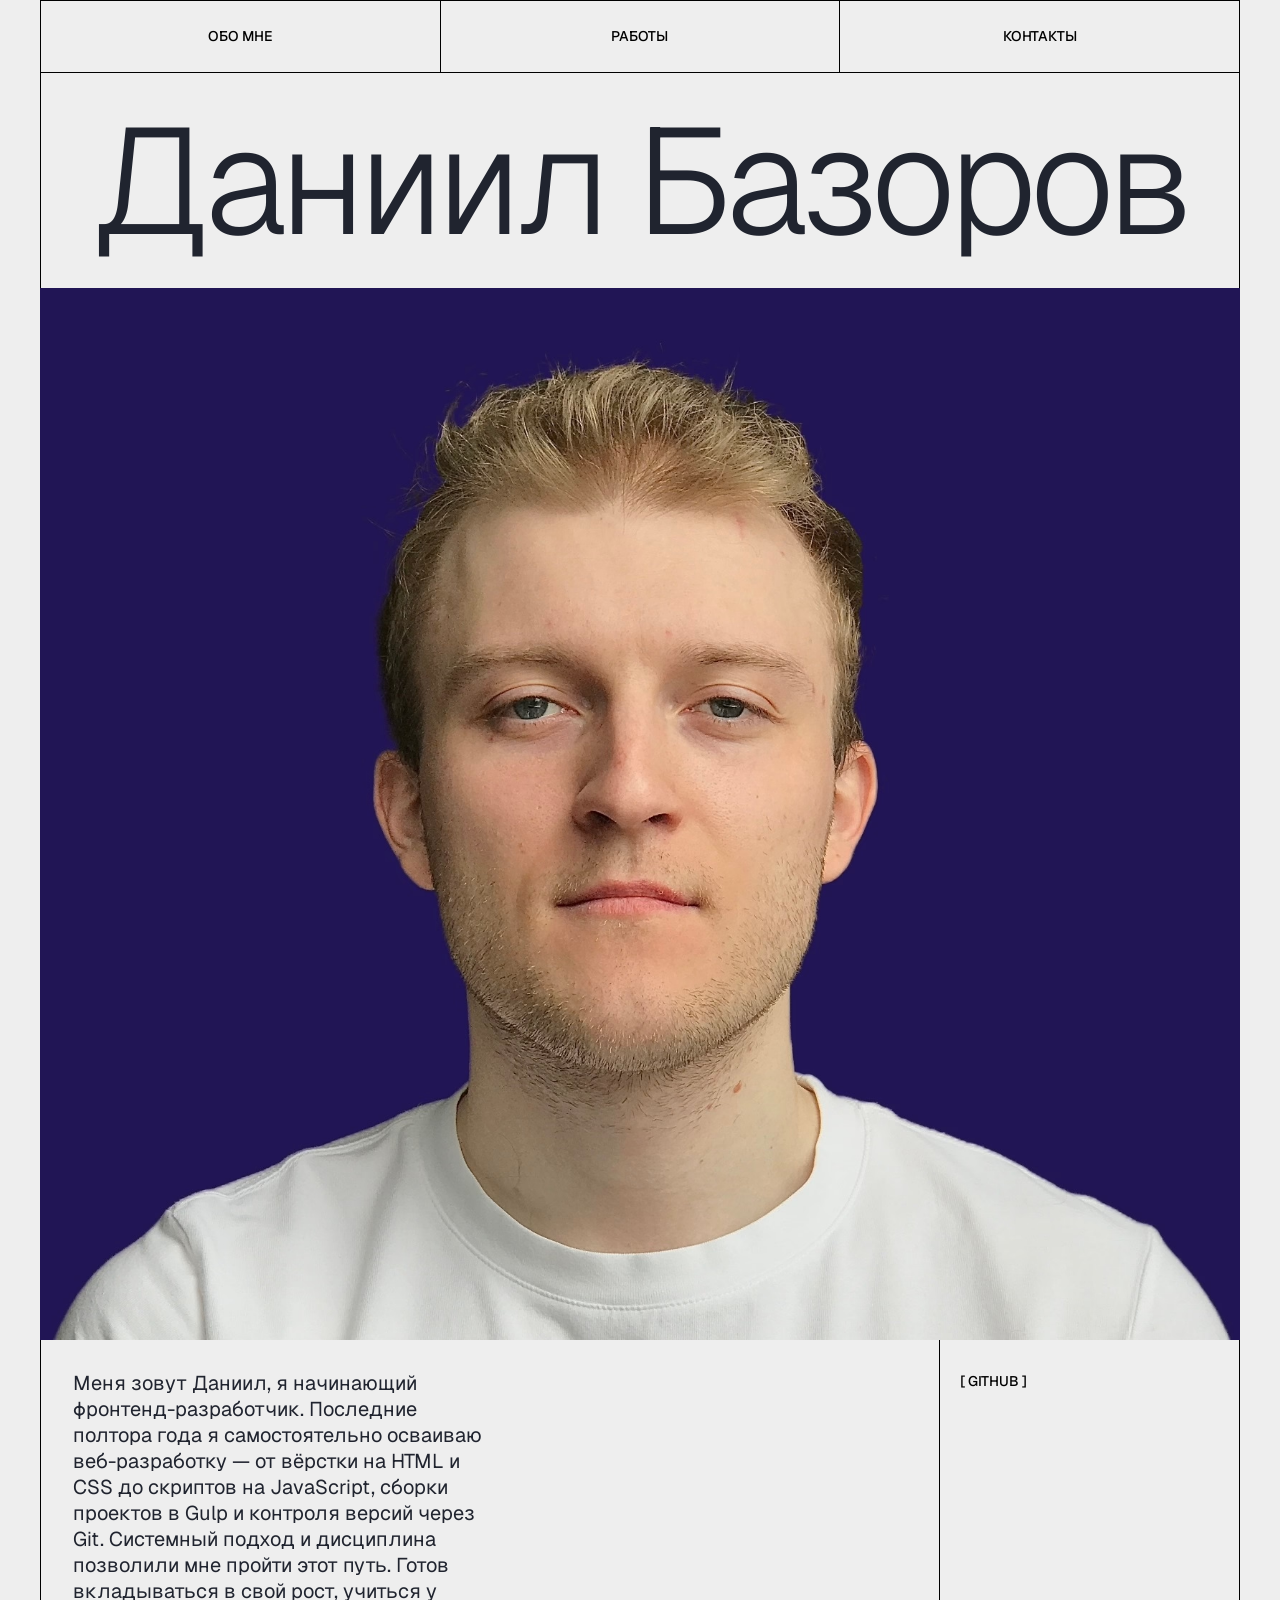
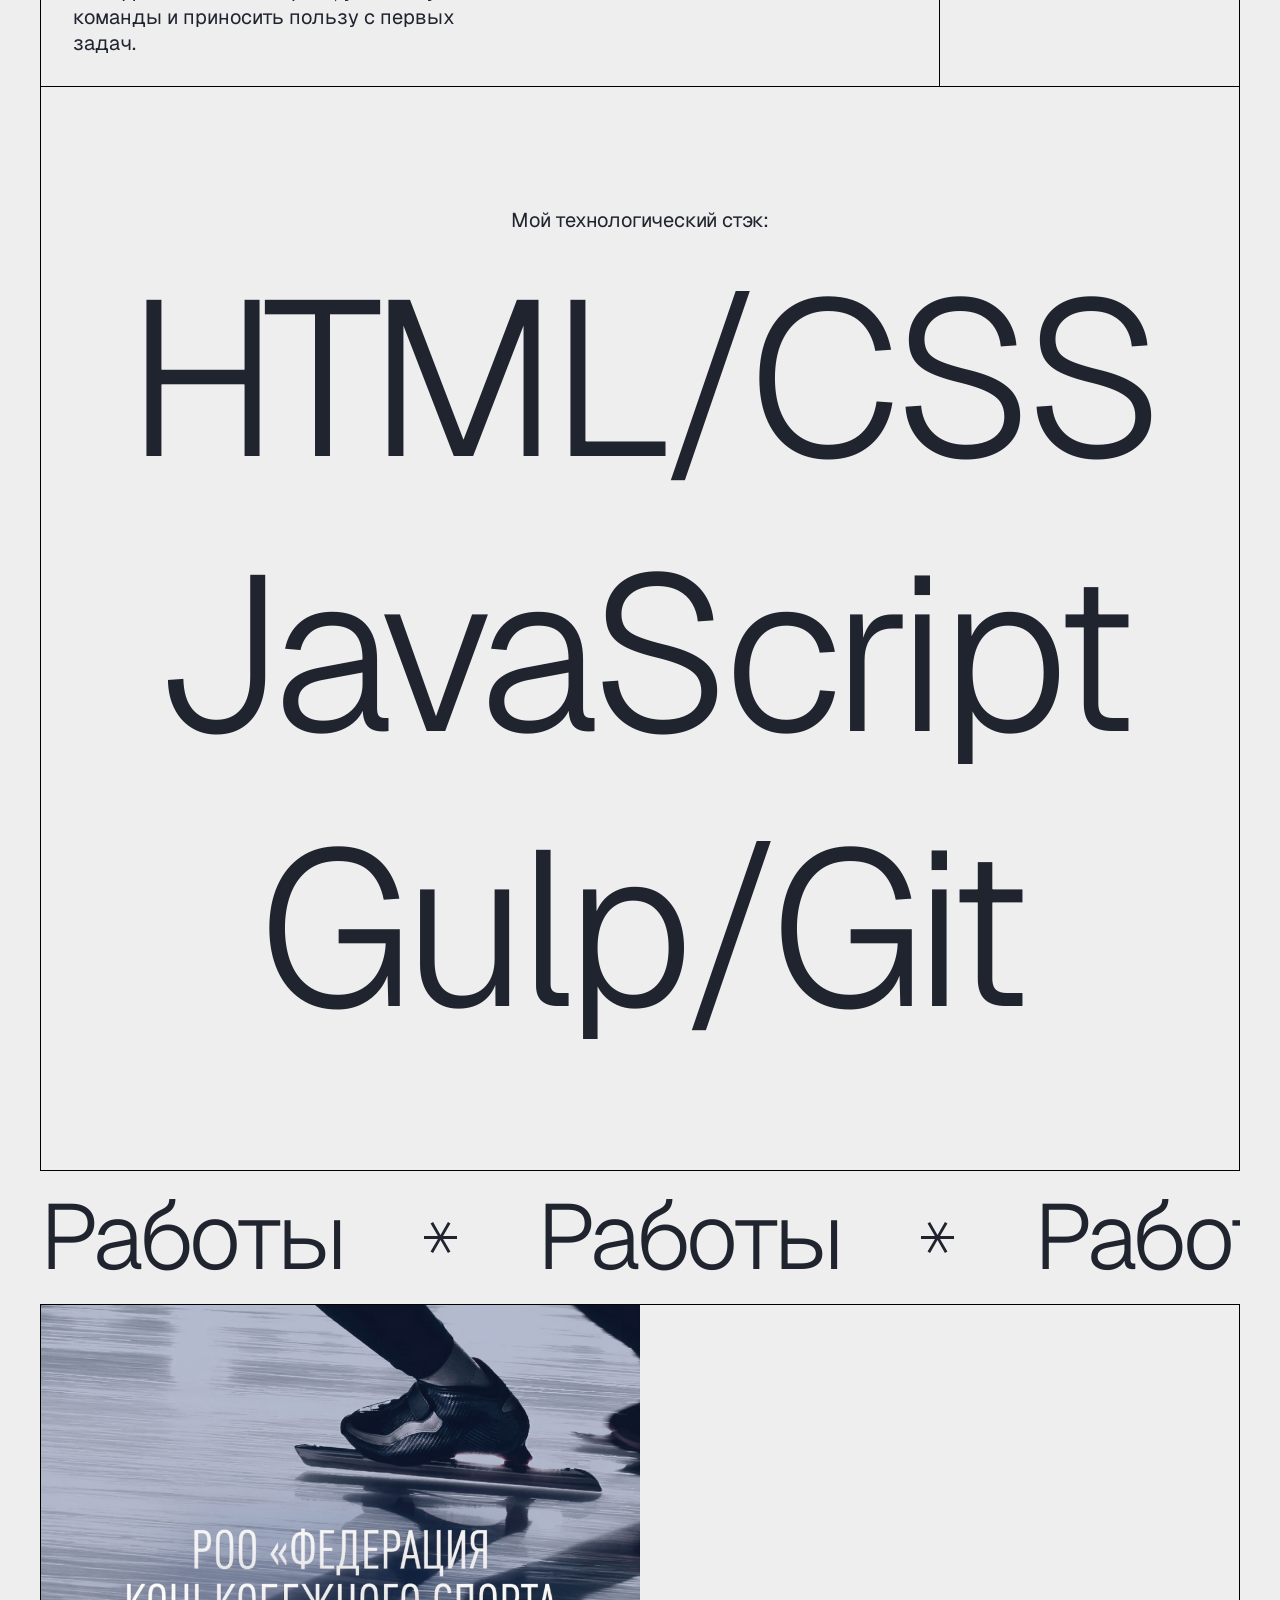
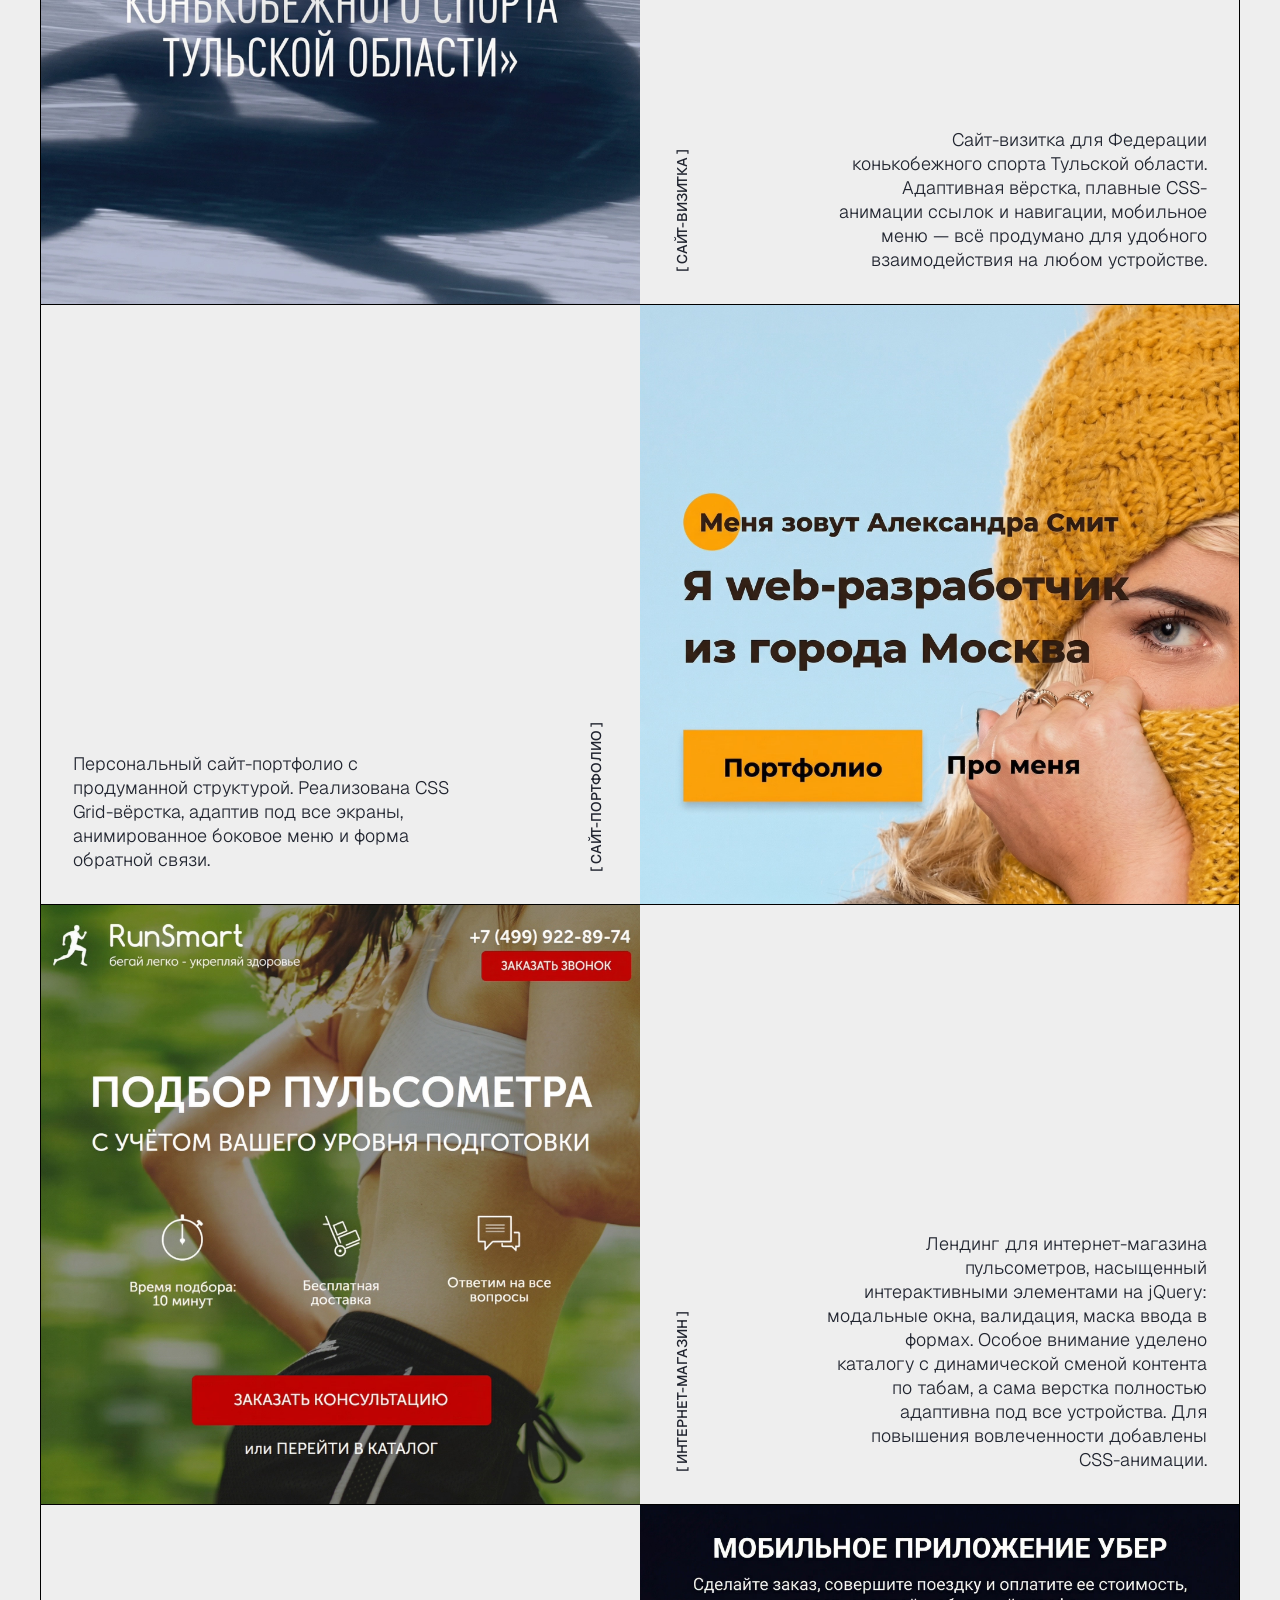
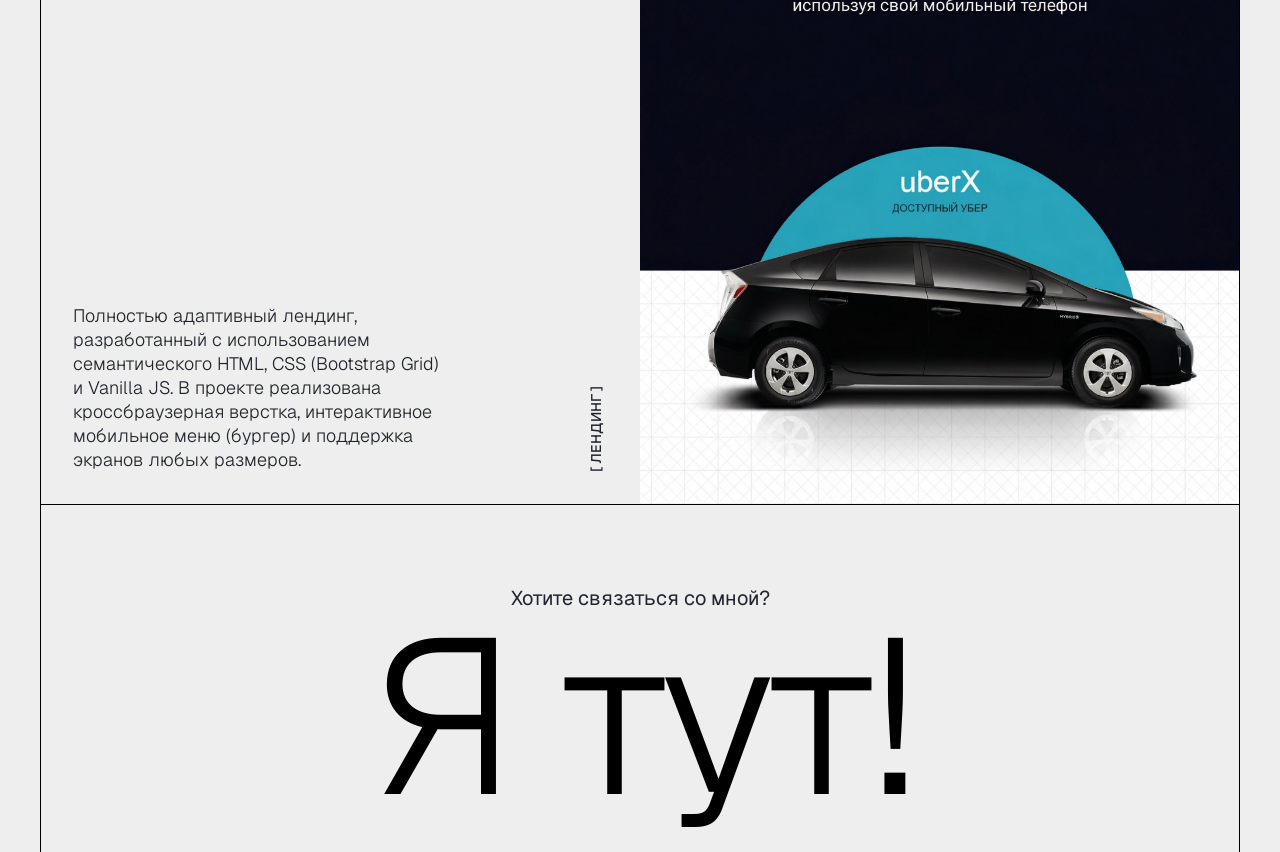
<file: index.html>
<!DOCTYPE html>
<html lang="ru">

<head>
    <meta charset="UTF-8">
    <meta name="viewport" content="width=device-width, initial-scale=1.0">

    <title>Frontend разработчик Даниил Базоров</title>
    <meta name="description" content="Разработка сайтов. 10+ проектов. Гарантия результата">

    <!-- Open Graph / Facebook --><!-- Meta Tags Generated with https://metatags.io -->
    <meta property="og:type" content="website">
    <meta property="og:url" content="https://daneskjold.github.io/">
    <meta property="og:title" content="Frontend разработчик Даниил Базоров">
    <meta property="og:description" content="Разработка сайтов. Гарантия результата">
    <meta property="og:image" content="img/photo.jpg">

    <!-- X (Twitter) -->
    <meta property="twitter:card" content="summary_large_image">
    <meta property="twitter:url" content="https://daneskjold.github.io/">
    <meta property="twitter:title" content="Frontend разработчик Даниил Базоров">
    <meta property="twitter:description" content="Разработка сайтов. Гарантия результата">
    <meta property="twitter:image" content="img/photo.jpg">


    <!-- Favicon https://www.favicon-generator.org/ -->
    <link rel="apple-touch-icon" sizes="57x57" href="icons/favicon/apple-icon-57x57.png">
    <link rel="apple-touch-icon" sizes="60x60" href="icons/favicon/apple-icon-60x60.png">
    <link rel="apple-touch-icon" sizes="72x72" href="icons/favicon/apple-icon-72x72.png">
    <link rel="apple-touch-icon" sizes="76x76" href="icons/favicon/apple-icon-76x76.png">
    <link rel="apple-touch-icon" sizes="114x114" href="icons/favicon/apple-icon-114x114.png">
    <link rel="apple-touch-icon" sizes="120x120" href="icons/favicon/apple-icon-120x120.png">
    <link rel="apple-touch-icon" sizes="144x144" href="icons/favicon/apple-icon-144x144.png">
    <link rel="apple-touch-icon" sizes="152x152" href="icons/favicon/apple-icon-152x152.png">
    <link rel="apple-touch-icon" sizes="180x180" href="icons/favicon/apple-icon-180x180.png">
    <link rel="icon" type="image/png" sizes="192x192" href="icons/favicon/android-icon-192x192.png">
    <link rel="icon" type="image/png" sizes="32x32" href="icons/favicon/favicon-32x32.png">
    <link rel="icon" type="image/png" sizes="96x96" href="icons/favicon/favicon-96x96.png">
    <link rel="icon" type="image/png" sizes="16x16" href="icons/favicon/favicon-16x16.png">
    <link rel="manifest" href="icons/favicon/manifest.json">
    <meta name="msapplication-TileColor" content="#ffffff">
    <meta name="msapplication-TileImage" content="icons/favicon/ms-icon-144x144.png">
    <meta name="theme-color" content="#ffffff">
    <link rel="stylesheet" href="css/style.min.css">
</head>

<body>
    <svg xmlns="http://www.w3.org/2000/svg" display="block" height="0">
        <symbol id="star-icon" viewBox="0 0 33 31">
            <path
                d="M9.07017 31L6.56141 29.4103L13.8947 16.9904H0V14.0096H13.8947L6.56141 1.58975L9.07017 0L16.5 13.1154L23.9298 0L26.4386 1.58975L19.1053 14.0096H33V16.9904H19.1053L26.4386 29.4103L23.9298 31L16.5 17.8846L9.07017 31Z"
                fill="#20242F" />
        </symbol>

        <symbol id="tg-icon" viewBox="4 7 39 33">
            <path
                d="M40.83,8.48c1.14,0,2,1,1.54,2.86l-5.58,26.3c-.39,1.87-1.52,2.32-3.08,1.45L20.4,29.26a.4.4,0,0,1,0-.65L35.77,14.73c.7-.62-.15-.92-1.07-.36L15.41,26.54a.46.46,0,0,1-.4.05L6.82,24C5,23.47,5,22.22,7.23,21.33L40,8.69a2.16,2.16,0,0,1,.83-.21Z"
                fill="none" stroke="#20242F" stroke-width="1" />
        </symbol>

        <symbol id="wa-icon" viewBox="0 0 48 48" >
            <path class="cls-1"
                d="M24,2.5A21.52,21.52,0,0,0,5.15,34.36L2.5,45.5l11.14-2.65A21.5,21.5,0,1,0,24,2.5ZM13.25,12.27h5.86a1,1,0,0,1,1,1,10.4,10.4,0,0,0,.66,3.91,1.93,1.93,0,0,1-.66,2.44l-2.05,2a18.6,18.6,0,0,0,3.52,4.79A18.6,18.6,0,0,0,26.35,30l2-2.05c1-1,1.46-1,2.44-.66a10.4,10.4,0,0,0,3.91.66,1.05,1.05,0,0,1,1,1v5.86a1.05,1.05,0,0,1-1,1,23.68,23.68,0,0,1-15.64-6.84,23.6,23.6,0,0,1-6.84-15.64A1.07,1.07,0,0,1,13.25,12.27Z"
                fill="none" stroke="#20242F" stroke-width="1"/>
        </symbol>
    </svg>

    <div class="wrapper">
        <header class="header">
            <div class="container">
                <nav class="menu" aria-label="Основное меню">
                    <ul class="menu__list">
                        <li class="menu__item">
                            <a class="menu__link" href="#about">Обо мне</a>
                        </li>
                        <li class="menu__item">
                            <a class="menu__link" href="#works">работы</a>
                        </li>
                        <li class="menu__item">
                            <a class="menu__link" href="#contact">контакты</a>
                        </li>
                    </ul>
                </nav>
            </div>
        </header>

        <main class="main">
            <section class="hero" id="about">
                <div class="container">
                    <h1 class="hero__title">
                        Даниил Базоров
                    </h1>
                    <picture>
                        <source type="image/avif" srcset="img/avatar.avif" media="(max-width: 600px)">
                        <source type="image/webp" srcset="img/avatar.webp" media="(max-width: 600px)">
                        <source type="image/avif" srcset="img/photo.avif">
                        <source type="image/webp" srcset="img/photo.webp">
                        <img class="hero__photo" src="img/photo.jpg" width="1200" height="700"
                            alt="Фото Даниила Базорова">
                    </picture>
                    <div class="hero__content">
                        <div class="hero__description">
                            <p class="hero__paragraph">
                                Меня зовут Даниил, я начинающий фронтенд-разработчик. Последние полтора года я
                                самостоятельно осваиваю веб-разработку — от вёрстки на HTML и CSS до скриптов на
                                JavaScript, сборки проектов в Gulp и контроля версий через Git. Системный подход и
                                дисциплина позволили мне пройти этот путь. Готов
                                вкладываться в свой рост, учиться у команды и приносить пользу с первых задач.
                            </p>
                        </div>

                        <ul class="social">
                            <li class="social__item">
                                <a class="social__link" href="https://github.com/Daneskjold" target="_blank"
                                    rel="noopener noreferrer" aria-label="профиль в github">[ GitHub ]</a>
                            </li>
                        </ul>
                    </div>
                </div>
            </section>

            <section class="services">

                <div class="container">

                    <h2 class="services__heading">Мой технологический стэк:</h2>
                    <ul class="services__cards">
                        <li class="services-card">
                            <h3 class="services-card__title services-card__title--uppercase">html/css</h3>
                            <!-- <ul class="services-card__list">
                                <li class="services-card__skill">scss</li>
                            </ul> -->
                        </li>
                        <li class="services-card">
                            <h3 class="services-card__title">JavaScript</h3>
                            <!-- <ul class="services-card__list">
                                <li class="services-card__skill">React</li>
                                <li class="services-card__skill">Angular</li>
                                <li class="services-card__skill">Vue</li>
                            </ul> -->
                        </li>
                        <li class="services-card">
                            <h3 class="services-card__title">Gulp/Git</h3>
                            <!-- <ul class="services-card__list">
                                <li class="services-card__skill">Node.js</li>
                            </ul> -->
                        </li>
                    </ul>
                </div>

            </section>

            <section class="works" id="works">
                <div class="container works__container">
                    <h2 class="visually-hidden">Работы</h2>
                    <div class="works__moving-text" aria-hidden="true">
                        <div class="works__moving-group">
                            <span class="works__title">Работы</span>
                            <span class="works__star">
                                <svg class="works__icon-svg" aria-hidden="true" focusable="false" width="33" height="31"
                                    viewBox="0 0 33 31" fill="none">
                                    <use href="#star-icon"></use>
                                </svg>
                            </span>
                            <span class="works__title">Работы</span>
                            <span class="works__star">
                                <svg class="works__icon-svg" aria-hidden="true" focusable="false" width="33" height="31"
                                    viewBox="0 0 33 31" fill="none">
                                    <use href="#star-icon"></use>
                                </svg>
                            </span>
                            <span class="works__title">Работы</span>
                            <span class="works__star">
                                <svg class="works__icon-svg" aria-hidden="true" focusable="false" width="33" height="31"
                                    viewBox="0 0 33 31" fill="none">
                                    <use href="#star-icon"></use>
                                </svg>
                            </span>
                            <span class="works__title">Работы</span>
                            <span class="works__star">
                                <svg class="works__icon-svg" aria-hidden="true" focusable="false" width="33" height="31"
                                    viewBox="0 0 33 31" fill="none">
                                    <use href="#star-icon"></use>
                                </svg>
                            </span>
                        </div>
                        <div class="works__moving-group">
                            <span class="works__title">Работы</span>
                            <span class="works__star">
                                <svg class="works__icon-svg" aria-hidden="true" focusable="false" width="33" height="31"
                                    viewBox="0 0 33 31" fill="none">
                                    <use href="#star-icon"></use>
                                </svg>
                            </span>
                            <span class="works__title">Работы</span>
                            <span class="works__star">
                                <svg class="works__icon-svg" aria-hidden="true" focusable="false" width="33" height="31"
                                    viewBox="0 0 33 31" fill="none">
                                    <use href="#star-icon"></use>
                                </svg>
                            </span>
                            <span class="works__title">Работы</span>
                            <span class="works__star">
                                <svg class="works__icon-svg" aria-hidden="true" focusable="false" width="33" height="31"
                                    viewBox="0 0 33 31" fill="none">
                                    <use href="#star-icon"></use>
                                </svg>
                            </span>
                            <span class="works__title">Работы</span>
                            <span class="works__star">
                                <svg class="works__icon-svg" aria-hidden="true" focusable="false" width="33" height="31"
                                    viewBox="0 0 33 31" fill="none">
                                    <use href="#star-icon"></use>
                                </svg>
                            </span>
                        </div>

                    </div>
                    <ul class="works__list">
                        <li class="works__item">
                            <a class="work-card" href="projects/dist_federation/index.html" target="_blank"
                                rel="noopener noreferrer">
                                <figure class="work-card__figure">
                                    <picture class="work-card__picture">
                                        <source type="image/avif" srcset="img/federation.avif">
                                        <source type="image/webp" srcset="img/federation.webp">
                                        <img class="work-card__img" width="600" height="600" src="img/federation.png"
                                            alt="скриншот сайта федерации" loading="lazy">
                                    </picture>
                                    <figcaption class="work-card__caption">
                                        <div class="work-card__title">
                                            <h3 class="work-card__name">сайт-визитка</h3>
                                        </div>
                                        <p class="work-card__description">
                                            Cайт-визитка для Федерации конькобежного спорта Тульской области. Адаптивная
                                            вёрстка, плавные CSS-анимации ссылок и навигации, мобильное меню — всё
                                            продумано для удобного взаимодействия на любом устройстве.
                                        </p>
                                    </figcaption>
                                </figure>
                            </a>
                        </li>
                        <li class="works__item">
                            <a class="work-card" href="projects/dist_portfolio/index.html" target="_blank"
                                rel="noopener noreferrer">
                                <figure class="work-card__figure">
                                    <picture class="work-card__picture work-card__picture--reflected">
                                        <source type="image/avif" srcset="img/alex.avif">
                                        <source type="image/webp" srcset="img/alex.webp">
                                        <img class="work-card__img" width="600" height="600" src="img/alex.png"
                                            alt="скриншот сайта-портфолио" loading="lazy">
                                    </picture>
                                    <figcaption class="work-card__caption">
                                        <div class="work-card__title  work-card__title--reflected">
                                            <h3 class="work-card__name">Cайт-портфолио</h3>
                                        </div>
                                        <p class="work-card__description  work-card__description--reflected">
                                            Персональный сайт-портфолио с продуманной структурой. Реализована CSS
                                            Grid-вёрстка, адаптив под все экраны, анимированное боковое меню и форма
                                            обратной связи.
                                        </p>
                                    </figcaption>
                                </figure>
                            </a>
                        </li>
                        <li class="works__item">
                            <a class="work-card" href="projects/dist_puls/index.html" target="_blank"
                                rel="noopener noreferrer">
                                <figure class="work-card__figure">
                                    <picture class="work-card__picture">
                                        <source type="image/avif" srcset="img/puls.avif">
                                        <source type="image/webp" srcset="img/puls.webp">
                                        <img class="work-card__img" width="600" height="600" src="img/puls.png"
                                            alt="Nebulae" loading="lazy">
                                    </picture>
                                    <figcaption class="work-card__caption">
                                        <div class="work-card__title">
                                            <h3 class="work-card__name">интернет-магазин</h3>
                                        </div>
                                        <p class="work-card__description">
                                            Лендинг для интернет-магазина пульсометров, насыщенный интерактивными
                                            элементами на jQuery: модальные окна, валидация, маска ввода в формах.
                                            Особое внимание уделено каталогу с динамической сменой контента по табам, а
                                            сама верстка полностью адаптивна под все устройства. Для повышения
                                            вовлеченности добавлены CSS-анимации.
                                        </p>
                                    </figcaption>
                                </figure>
                            </a>
                        </li>
                        <li class="works__item">
                            <a class="work-card" href="projects/dist_uber/index.html" target="_blank"
                                rel="noopener noreferrer">
                                <figure class="work-card__figure">
                                    <picture class="work-card__picture work-card__picture--reflected">
                                        <source type="image/avif" srcset="img/uber.avif">
                                        <source type="image/webp" srcset="img/uber.webp">
                                        <img class="work-card__img" width="600" height="600" src="img/uber.png"
                                            alt="Forma" loading="lazy">
                                    </picture>
                                    <figcaption class="work-card__caption">
                                        <div class="work-card__title work-card__title--reflected">
                                            <h3 class="work-card__name">Лендинг</h3>
                                        </div>
                                        <p class="work-card__description work-card__description--reflected">
                                            Полностью адаптивный лендинг, разработанный с использованием семантического
                                            HTML, CSS (Bootstrap Grid) и Vanilla JS. В проекте реализована
                                            кроссбраузерная верстка, интерактивное мобильное меню (бургер) и поддержка
                                            экранов любых размеров.
                                        </p>
                                    </figcaption>
                                </figure>
                            </a>
                        </li>
                    </ul>
                </div>
            </section>

            <section class="contact" id="contact">
                <div class="container contact__container">
                    <h2 class="contact__title">Хотите связаться со мной?</h2>
                    <p class="contact__cta">
                        <a class="contact__cta-link" href="https://t.me/+79997807829" title="Telegram">Я тут!
                        </a>
                    </p>
                    <ul class="contact__list">
                        <li class="contact__item">
                            <a class="contact__link" href="mailto:web.dev.daniil@yandex.ru" aria-label="Связаться со мной по почте web.dev.daniil@yandex.ru" title="Почта">
                                <span class="contact__mail" aria-hidden="true">[ web.dev.daniil ] [ @ ] [ yandex.ru
                                    ]</span>
                                <span class="visually-hidden">web.dev.daniil@yandex.ru</span>
                            </a>
                        </li>
                        <li class="contact__item">
                            <a class="contact__link" target="_blank" rel="noopener noreferrer"
                                href="https://t.me/+79997807829" aria-label="Связаться со мной в Telegram" title="Telegram">
                                <svg class="contact__icon-svg" aria-hidden="true" focusable="false">
                                    <use href="#tg-icon"></use>
                                </svg>
                            </a>
                        </li>
                        <li class="contact__item">
                            <a class="contact__link" target="_blank" rel="noopener noreferrer"
                                href="https://wa.me/79997807829" aria-label="Связаться со мной в WhatsApp" title="WhatsApp">
                                <svg class="contact__icon-svg" aria-hidden="true" focusable="false">
                                    <use href="#wa-icon"></use>
                                </svg>
                            </a>
                        </li>
                    </ul>
                </div>
            </section>
        </main>

        <footer class="footer">
            <div class="container footer__container">

                <div class="footer__content">
                    <nav class="footer__menu" aria-label="Навигация в подвале">
                        <ul class="footer__menu-list">
                            <li class="footer__menu-item"><a class="footer__menu-link" href="#about">обо мне</a></li>
                            <li class="footer__menu-item"><a class="footer__menu-link" href="#works">работы</a></li>
                            <li class="footer__menu-item"><a class="footer__menu-link" href="#contact">контакты</a></li>
                        </ul>
                    </nav>
                    <small class="footer__copy">
                        <span aria-hidden="true">[ © ] [ 2026 ]</span>
                        <span class="visually-hidden">© 2026</span>
                    </small>
                </div>
            </div>
        </footer>
    </div>

    <script src="js/script.min.js"></script>
</body>

</html>
</file>
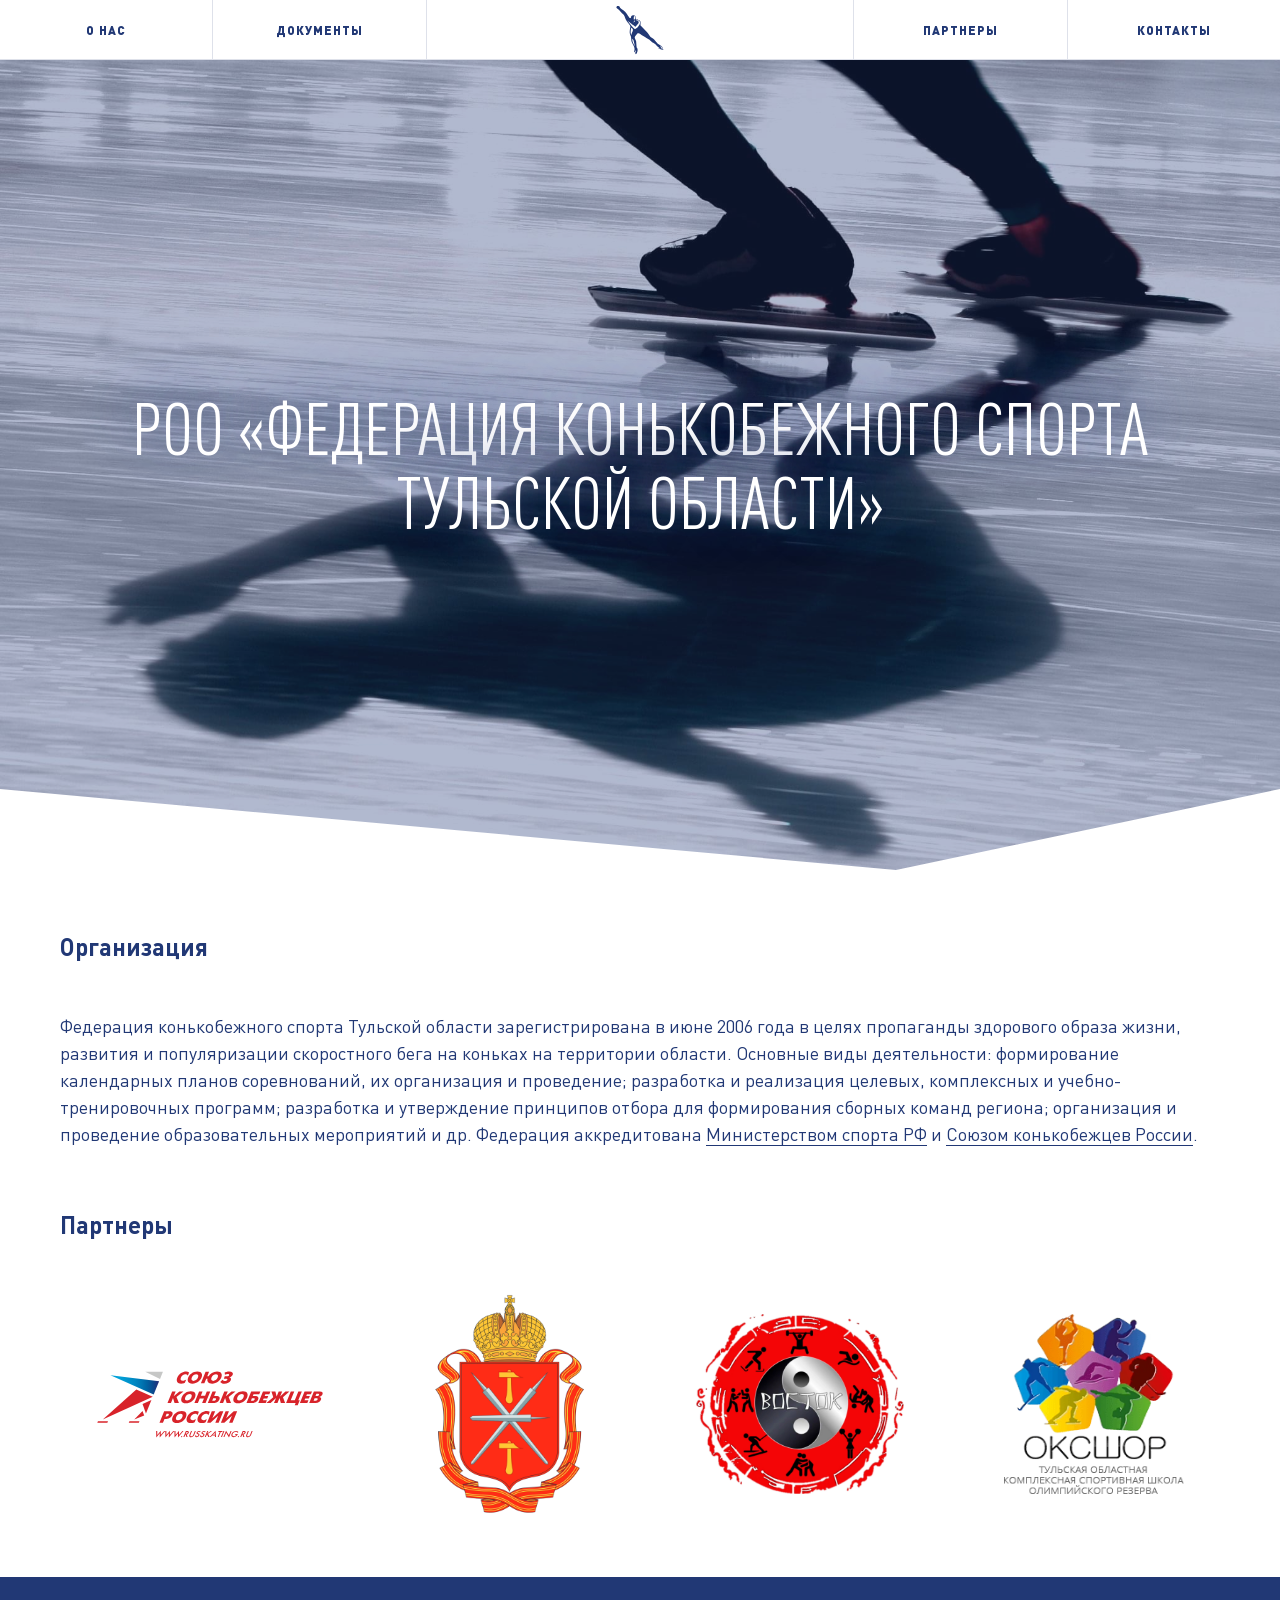
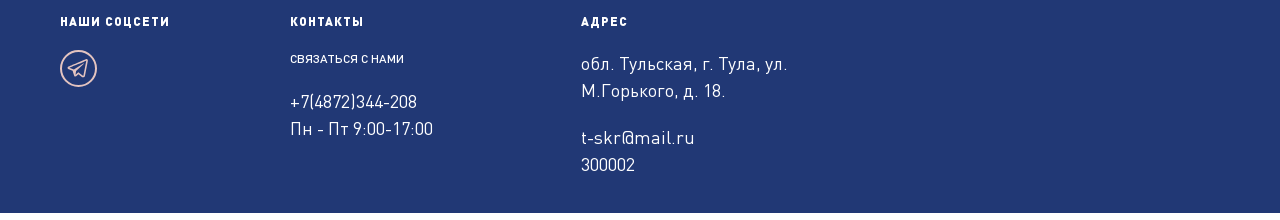
<file: dist_federation/index.html>
<!DOCTYPE html>
<html lang="ru">

<head>
    <meta charset="UTF-8">
    <meta name="viewport" content="width=device-width, initial-scale=1.0">
    <title>РОО "Федерация Конькобежного Спорта Тульской области"</title>
    <meta name="title" content="РОО &quotФедерация Конькобежного Спорта Тульской области&quot" />
    <meta name="description"
        content="Федерация Конькобежного Спорта Тульской области действует с 29 июня 2006 года в целях пропаганды здорового образа жизни, развития и популяризации скоростного бега на коньках на территории Тульской области" />

    <link rel="apple-touch-icon" sizes="57x57" href="icons/favicon/apple-icon-57x57.png">
    <link rel="apple-touch-icon" sizes="60x60" href="icons/favicon/apple-icon-60x60.png">
    <link rel="apple-touch-icon" sizes="72x72" href="icons/favicon/apple-icon-72x72.png">
    <link rel="apple-touch-icon" sizes="76x76" href="icons/favicon/apple-icon-76x76.png">
    <link rel="apple-touch-icon" sizes="114x114" href="icons/favicon/apple-icon-114x114.png">
    <link rel="apple-touch-icon" sizes="120x120" href="icons/favicon/apple-icon-120x120.png">
    <link rel="apple-touch-icon" sizes="144x144" href="icons/favicon/apple-icon-144x144.png">
    <link rel="apple-touch-icon" sizes="152x152" href="icons/favicon/apple-icon-152x152.png">
    <link rel="apple-touch-icon" sizes="180x180" href="icons/favicon/apple-icon-180x180.png">
    <link rel="icon" type="image/png" sizes="192x192" href="icons/favicon/android-icon-192x192.png">
    <link rel="icon" type="image/png" sizes="32x32" href="icons/favicon/favicon-32x32.png">
    <link rel="icon" type="image/png" sizes="96x96" href="icons/favicon/favicon-96x96.png">
    <link rel="icon" type="image/png" sizes="16x16" href="icons/favicon/favicon-16x16.png">
    <link rel="manifest" href="icons/favicon/manifest.json">
    <meta name="msapplication-TileColor" content="#ffffff">
    <meta name="msapplication-TileImage" content="icons/favicon/ms-icon-144x144.png">
    <meta name="theme-color" content="#ffffff">
    <link rel="stylesheet" href="css/style.min.css">
</head>

<body>

    <div class="wrapper">
        <header class="header">

            <nav class="header__nav" aria-label="Основная навигация">
                <ul class="header__menu header__menu--left">
                    <li class="header__menu-item">
                        <a class="header__menu-link" href="#about"><span>О нас</span></a>
                    </li>
                    <li class="header__menu-item">
                        <a class="header__menu-link" href="documents.html" rel="noopener noreferrer"><span>Документы</span></a>
                    </li>
                </ul>
                <a class="header__logo" href="#" aria-label="Вернуться на главную">
                    <svg xmlns="http://www.w3.org/2000/svg" width="100%" height="50" viewBox="0 0 476 449">
                        <path fill="var(--blue)"
                            d="M38 9.2c-1.4.8-3.7 3.8-5.3 7.1-2.5 5.3-2.6 6-1.3 8.6.8 1.5 5.1 5.1 9.5 8 7.7 5.1 13 10.4 27.5 27.6 8.9 10.5 16.5 18.2 22.7 23 6.9 5.4 11.2 13.2 16.5 29.6 6.2 19.2 13.6 31.7 30.9 51.5 9.5 11 16.1 22 17.2 28.9.3 1.8-.2 6.6-1.1 10.7-4.4 20-5.8 40.1-3.5 52.4.6 3.2 2.8 9.7 5 14.2 4.9 10.3 6.6 17.5 7.4 31.2 1.4 23.6 3.3 29.7 16.9 54.3 13.4 24.2 15.8 35 11.6 52.5-1.1 4.6-2 9-2 9.8 0 2.8 4.7 6.4 8.4 6.4 3 0 3.7.4 4.2 2.7.5 1.7.3 2.8-.4 3.1-1.5.5-1.6 9.8-.1 10.8 1 .6 10.7-5.4 12.9-8.1.6-.8 1.3-3 1.5-5 .2-2.8 0-3.5-1.1-3.1-2.2.9-1.7-.6 1.8-4.9l3.3-3.9v-23.4l-3.7-5.3c-4.7-6.9-5.4-10.7-6.8-36.4-.7-11.6-1.8-23.7-2.5-27-.8-3.3-3.6-10.3-6.3-15.5-6.2-12-7.3-18.1-4.3-24.2 2-4.2 16.6-23.5 21.9-29.1 2.2-2.3 3.4-2.7 7.9-2.7 7.1 0 9.8 1.2 23.7 10.9 6.5 4.5 19.7 12.9 29.3 18.7 9.7 5.8 20.8 13.2 24.7 16.3 3.9 3.1 10.7 7.4 15 9.6 5.8 2.9 10.4 6.4 17 12.7 8.7 8.3 14.5 12.6 28.3 20.7 3.5 2 10.1 6.3 14.7 9.6 6.9 4.8 8.8 6.7 10.1 10.1 1.9 5 5.5 8.9 10.8 11.5 4.4 2.3 19.4 16.2 17.9 16.7-.5.1-4-.4-7.7-1.3-3.8-.8-7-1.4-7.2-1.2-.2.2.5 1.1 1.4 2 1.8 1.5 42.4 14.7 45.6 14.7.9 0 1.7-.7 1.7-1.6 0-2.9-2-5.2-5.6-6.4-2.7-.9-3.4-1.6-2.8-2.9 1.6-3.5 1.6-10.3-.1-14.6-1.8-5-10.5-12.1-23.5-19.5-4.1-2.3-8.8-5.5-10.5-7-1.6-1.5-4.5-3.6-6.3-4.6-1.9-1-8.6-8.2-15-15.9-6.4-7.7-16-18.3-21.2-23.6-7.9-8-11-10.4-18.8-14.4-10.8-5.5-14.3-9.1-23.7-24.2-10.8-17.3-17.1-24.6-48.4-56.1l-30.2-30.4.7-3.6c.4-2 .8-9.1.8-15.7.1-10.7-.2-12.5-2.3-16.8-1.3-2.6-3.7-5.8-5.3-7.2-4.2-3.5-18.2-10.1-26.4-12.3l-6.9-1.9-.6-7.4c-1.4-16.4-8.2-24.3-22.3-25.6-7.7-.7-14 1.7-18 7-3.1 4.1-5.6 11.4-5.6 16.4 0 3.8 0 3.8-5.8 1.8-6.8-2.4-8-3.5-12.9-12-9.9-17-23.5-36-31.2-43.4-2-1.9-11.5-9.3-21.1-16.4-20.7-15.4-25.6-19.9-27.1-24.6-2.4-7.9-3.1-9-7-10.5C49.2 8.3 41 7.6 38 9.2zm157.3 92.4c3.2 3.2 5.7 10.3 5.7 16.4 0 3.9-.5 5.1-3.2 7.7-4 3.7-6.9 5.3-9.9 5.3-2.1 0-2.1-.2-1.6-10.8.9-19.9 3.1-24.5 9-18.6zm18.3 30.5c13.9 4.3 23.9 10.4 26.9 16.4 3.1 6.2 2.8 17.3-.7 24.7-3.8 8.2-9.4 16.3-16.2 23.6-7.7 8.2-21 18.2-24.2 18.2-7.8 0-20.4-12.5-51.7-51.5-5.3-6.6-11.7-14.4-14.3-17.3-2.6-2.9-4.5-5.5-4.2-5.8 1-.9 15.4 9.5 24.5 17.9 5.1 4.7 17.1 14.4 26.6 21.5 9.5 7.2 17.9 13.8 18.6 14.6.8.9 1.7 1.6 2.1 1.6 1.1 0 25.2-27.6 27.7-31.8 2.5-4.1 3-10.9 1.2-14.5-2.3-4.5-6.4-7.7-13.5-10.7-4-1.6-7.9-3-8.8-3-2 0-2.9-1.6-2.1-4 .8-2.4-.1-2.4 8.1.1zm-17.1 11.5c-1.7 5.8-7.7 13.4-10.5 13.4-1.5 0-.8-4.6 1.6-9.6 1.6-3.4 9.2-11 10.1-10.1.3.3-.3 3.2-1.2 6.3zM175 213.8c4.7 5.7 5.5 9.9 3 17.1-1.1 3.4-3.2 8.7-4.6 11.8-1.5 3.2-4.1 10.3-5.9 15.8l-3.3 10-2-4.5c-4.9-11-5.3-25.9-1.2-46 3.1-15.5 2.5-14.6 7.1-10.9 2.1 1.7 5.2 4.7 6.9 6.7zm8.7 102.3c2.2 5.1 5.1 17.1 8.3 34.9 1.7 9.6 3.4 18.6 3.6 20 .8 3.9-2.9-3.3-10.8-21-8-17.9-10.7-27.2-11.5-39l-.6-8.5 4.9 5.4c2.7 2.9 5.5 6.6 6.1 8.2zm248.5 56.8c5.8 5.2 7 7.2 7 11.8 0 5.7-4.9 9.1-9.2 6.3-1.2-.7-1.2-1.4-.2-4.3.7-1.8 1.2-4.4 1.2-5.8 0-2.5-3.4-8.4-7.9-13.3l-2.6-2.9 3.4 1.9c1.8 1 5.6 3.9 8.3 6.3zm-229.9 38c1.5 2.2 4 4.5 5.7 5.2 3.7 1.7 2.1 2.9-4.1 2.9-3.4 0-4.9-.5-5.3-1.6-.9-2.2-.7-10.4.2-10.4.4 0 1.9 1.8 3.5 3.9z" />
                    </svg>
                </a>
                <ul class="header__menu header__menu--right">

                    <li class="header__menu-item"><a class="header__menu-link"
                            href="#partners"><span>Партнеры</span></a></li>
                    <li class="header__menu-item"><a class="header__menu-link"
                            href="#contacts"><span>Контакты</span></a></li>
                </ul>
                <button class="header__burger" aria-label="Открыть меню" aria-expanded="false">
                    <span class="header__burger-line"></span>
                    <span class="header__burger-line"></span>
                    <span class="header__burger-label">меню</span>
                </button>
            </nav>
            <nav class="mobile-menu">
                <ul class="mobile-menu__list">
                    <li class="mobile-menu__item">
                        <a class="mobile-menu__link" href="#about"><span>О нас</span></a>
                    </li>
                    <li class="mobile-menu__item">
                        <a class="mobile-menu__link" href="documents.html" rel="noopener noreferrer"><span>Документы</span></a>
                    </li>
                    <li class="mobile-menu__item">
                        <a class="mobile-menu__link" href="#partners"><span>Партнеры</span></a>
                    </li>
                    <li class="mobile-menu__item">
                        <a class="mobile-menu__link" href="#contacts"><span>Контакты</span></a>
                    </li>
                </ul>
            </nav>

        </header>

        <main class="main">
            <section class="hero">
                <div class="container">
                    <h1 class="hero__title">РОО «ФЕДЕРАЦИЯ КОНЬКОБЕЖНОГО СПОРТА ТУЛЬСКОЙ ОБЛАСТИ»</h1>
                </div>
            </section>

            <section class="about" id="about">
                <div class="container">
                    <h2 class="title title--about">Организация</h2>
                    <p class="about__text">Федерация конькобежного спорта Тульской области зарегистрирована в <time
                            datetime="2006-06">июне 2006 года</time> в целях пропаганды здорового образа жизни, развития
                        и популяризации скоростного бега на коньках на территории области. Основные виды деятельности:
                        формирование календарных планов соревнований, их организация и проведение; разработка и
                        реализация целевых, комплексных и учебно-тренировочных программ; разработка и утверждение
                        принципов отбора для формирования сборных команд региона; организация и проведение
                        образовательных мероприятий и др. Федерация аккредитована
                        <a class="about__link" href="https://www.minsport.gov.ru/" target="_blank"
                            rel="noopener noreferrer">Министерством спорта
                            РФ</a>
                        и
                        <a class="about__link" href="https://www.russkating.ru/" target="_blank"
                            rel="noopener noreferrer">Союзом конькобежцев России</a>.
                    </p>
                </div>
            </section>

            <section class="partners" id="partners">
                <div class="container">
                    <h2 class="title title--partners">Партнеры</h2>
                    <ul class="partners__list">
                        <li class="partners__item">
                            <a class="partners__link partners__link-svg" href="https://www.russkating.ru/"
                                target="_blank" rel="noopener noreferrer" title="Союз конькобежцев России">
                                <svg xmlns="http://www.w3.org/2000/svg" xmlns:xlink="http://www.w3.org/1999/xlink"
                                    width="226" height="70" viewBox="0, 210, 500, 80">
                                    <defs>
                                        <linearGradient id="Gradient_1" gradientUnits="userSpaceOnUse" x1="9.922"
                                            y1="69.259" x2="45.792" y2="69.259"
                                            gradientTransform="matrix(3, 0, 0, 3, 0, 0)">
                                            <stop offset="0" stop-color="#00A3DA" />
                                            <stop offset="0.125" stop-color="#00A2D9" />
                                            <stop offset="0.25" stop-color="#009CD4" />
                                            <stop offset="0.375" stop-color="#0092CB" />
                                            <stop offset="0.5" stop-color="#0087C2" />
                                            <stop offset="0.625" stop-color="#0078B4" />
                                            <stop offset="0.75" stop-color="#0063A2" />
                                            <stop offset="0.875" stop-color="#0A4A8E" />
                                            <stop offset="1" stop-color="#292D78" />
                                        </linearGradient>
                                    </defs>
                                    <g id="Layer_1">
                                        <g>
                                            <path
                                                d="M194.459,203.092 C191.35,204.655 188.628,204.981 186.272,204.981 C178.107,204.981 174.383,199.674 177.7,191.532 C181.165,183.026 189.655,178.083 197.113,178.083 C199.546,178.083 202.096,178.665 203.821,180.119 L200.814,187.498 C200.023,185.97 198.486,184.444 195.542,184.444 C191.304,184.444 187.242,187.57 185.539,191.751 C183.968,195.604 185.371,198.62 189.767,198.62 C192.633,198.62 195.447,197.203 197.408,195.858 z"
                                                fill="#D8232A" />
                                            <path
                                                d="M223.387,191.532 C225.385,186.625 223.122,184.189 219.551,184.189 C215.978,184.189 211.727,186.625 209.728,191.532 C207.728,196.439 209.995,198.875 213.566,198.875 C217.137,198.875 221.387,196.439 223.387,191.532 M201.801,191.532 C204.57,184.735 211.99,178.083 222.038,178.083 C232.085,178.083 234.085,184.735 231.314,191.532 C228.547,198.329 221.126,204.981 211.077,204.981 C201.03,204.981 199.03,198.329 201.801,191.532"
                                                fill="#D8232A" />
                                            <path
                                                d="M267.035,191.532 C269.033,186.625 266.768,184.189 263.195,184.189 C259.623,184.189 255.373,186.625 253.374,191.532 C251.374,196.439 253.641,198.875 257.212,198.875 C260.785,198.875 265.035,196.439 267.035,191.532 M246.934,188.552 C250.078,182.954 256.734,178.083 265.684,178.083 C275.73,178.083 277.716,184.772 274.962,191.532 C272.162,198.402 264.772,204.981 254.725,204.981 C247.187,204.981 242.576,200.692 244.615,194.149 L241.672,194.149 L237.555,204.255 L229.86,204.255 L240.228,178.81 L247.92,178.81 L243.952,188.552 z"
                                                fill="#D8232A" />
                                            <path
                                                d="M282.422,180.446 C284.038,179.755 288.056,178.083 292.649,178.083 C298.809,178.083 302.007,181.027 300.272,185.28 C299.236,187.824 296.563,190.151 293.421,191.022 L293.376,191.133 C295.346,191.787 297.574,193.35 296.004,197.203 C294.036,202.038 288.008,204.981 281.806,204.981 C277.92,204.981 275.689,204.291 272.553,201.2 L277.658,196.476 C278.924,198.184 281.065,199.384 283.144,199.384 C286.443,199.384 287.9,197.639 288.329,196.584 C288.936,195.094 288.272,193.93 284.973,193.93 L280.617,193.93 L282.69,188.842 L287.047,188.842 C290.54,188.842 291.738,187.352 292.196,186.225 C292.847,184.625 291.661,183.681 289.307,183.681 C287.071,183.681 285.164,184.408 283.062,185.426 z"
                                                fill="#D8232A" />
                                            <path
                                                d="M166.331,222.422 L174.024,222.422 L169.669,233.109 L182.306,222.422 L191.334,222.422 L175.873,234.743 L181.24,247.868 L171.624,247.868 L168.113,236.926 L163.658,247.868 L155.964,247.868 z"
                                                fill="#D8232A" />
                                            <path
                                                d="M208.994,235.145 C210.992,230.238 208.727,227.802 205.156,227.802 C201.583,227.802 197.332,230.238 195.333,235.145 C193.335,240.053 195.6,242.486 199.171,242.486 C202.744,242.486 206.995,240.053 208.994,235.145 M187.406,235.145 C190.175,228.346 197.596,221.695 207.643,221.695 C217.692,221.695 219.691,228.346 216.921,235.145 C214.152,241.942 206.731,248.594 196.684,248.594 C186.637,248.594 184.637,241.942 187.406,235.145"
                                                fill="#D8232A" />
                                            <path
                                                d="M225.833,222.422 L233.526,222.422 L229.796,231.583 L239.135,231.583 L242.868,222.422 L250.56,222.422 L240.194,247.868 L232.5,247.868 L236.648,237.691 L227.307,237.691 L223.16,247.868 L215.465,247.868 z"
                                                fill="#D8232A" />
                                            <path
                                                d="M258.203,242.779 C260.599,242.779 262.317,242.124 263.146,240.088 C263.96,238.088 262.814,237.436 260.38,237.436 L257.083,237.436 L254.906,242.779 z M255.506,222.422 L263.2,222.422 L259.158,232.346 L263.2,232.346 C267.125,232.346 273.698,233.073 270.839,240.088 C267.966,247.14 260.762,247.868 256.876,247.868 L245.14,247.868 z"
                                                fill="#D8232A" />
                                            <path
                                                d="M281.606,222.422 L289.301,222.422 L284.948,233.109 L297.583,222.422 L306.609,222.422 L291.15,234.743 L296.518,247.868 L286.901,247.868 L283.392,236.926 L278.933,247.868 L271.241,247.868 z"
                                                fill="#D8232A" />
                                            <path
                                                d="M324.271,235.145 C326.267,230.238 324.005,227.802 320.433,227.802 C316.86,227.802 312.609,230.238 310.612,235.145 C308.612,240.053 310.879,242.486 314.448,242.486 C318.019,242.486 322.271,240.053 324.271,235.145 M302.683,235.145 C305.453,228.346 312.873,221.695 322.921,221.695 C332.967,221.695 334.967,228.346 332.197,235.145 C329.431,241.942 322.008,248.594 311.961,248.594 C301.912,248.594 299.912,241.942 302.683,235.145"
                                                fill="#D8232A" />
                                            <path
                                                d="M343.807,242.779 C346.202,242.779 347.921,242.124 348.749,240.088 C349.563,238.088 348.419,237.436 345.986,237.436 L342.685,237.436 L340.509,242.779 z M341.111,222.422 L361.401,222.422 L358.916,228.528 L346.316,228.528 L344.761,232.346 L348.803,232.346 C350.883,232.346 359.613,232.309 356.489,239.98 C353.243,247.939 344.481,247.868 342.481,247.868 L330.742,247.868 z"
                                                fill="#D8232A" />
                                            <path
                                                d="M367.211,222.422 L383.695,222.422 L381.21,228.528 L372.417,228.528 L370.965,232.091 L378.931,232.091 L376.651,237.691 L368.683,237.691 L367.026,241.761 L375.819,241.761 L373.33,247.868 L356.846,247.868 z"
                                                fill="#D8232A" />
                                            <path
                                                d="M396.143,236.671 L384.162,247.868 L374.703,247.868 L389.999,234.89 L385.895,222.422 L394.647,222.422 L397.445,233.472 L401.949,222.422 L409.641,222.422 L405.138,233.472 L416.94,222.422 L425.695,222.422 L411.43,234.89 L416.152,247.868 L406.692,247.868 L403.835,236.671 L399.273,247.868 L391.581,247.868 z"
                                                fill="#D8232A" />
                                            <path
                                                d="M428.716,222.422 L436.408,222.422 L428.529,241.761 L437.597,241.761 L445.477,222.422 L453.169,222.422 L445.289,241.761 L448.586,241.761 L444.024,252.956 L437.431,252.956 L439.504,247.868 L418.348,247.868 z"
                                                fill="#D8232A" />
                                            <path
                                                d="M459.212,222.422 L475.697,222.422 L473.211,228.528 L464.418,228.528 L462.966,232.091 L470.932,232.091 L468.655,237.691 L460.684,237.691 L459.027,241.761 L467.82,241.761 L465.331,247.868 L448.847,247.868 z"
                                                fill="#D8232A" />
                                            <path
                                                d="M486.642,232.456 C489.666,232.456 490.767,231 491.154,230.055 C491.701,228.711 491.286,227.513 488.657,227.513 L485.438,227.513 L483.423,232.456 z M482.75,242.779 C483.927,242.779 486.888,242.741 487.969,240.088 C489.004,237.544 486.141,237.544 484.885,237.544 L481.351,237.544 L479.219,242.779 z M493.124,222.422 C500.582,222.422 499.492,226.93 498.693,228.892 C497.596,231.583 494.785,233.472 492.252,234.199 L492.223,234.273 C493.865,234.671 497.277,236.125 495.379,240.779 C493.929,244.342 489.862,247.868 483.503,247.868 L469.451,247.868 L479.819,222.422 z"
                                                fill="#D8232A" />
                                            <path
                                                d="M151.59,277.485 L153.787,277.485 C157.202,277.485 158.31,275.631 158.756,274.543 C159.274,273.268 159.469,271.634 156.171,271.634 L153.975,271.634 z M148.56,266.036 L160.141,266.036 C167.951,266.036 168.104,271.053 166.683,274.543 C165.247,278.067 160.967,283.083 153.195,283.083 L149.308,283.083 L145.887,291.481 L138.195,291.481 z"
                                                fill="#D8232A" />
                                            <path
                                                d="M188.908,278.758 C190.906,273.852 188.643,271.415 185.07,271.415 C181.498,271.415 177.249,273.852 175.249,278.758 C173.249,283.666 175.516,286.103 179.089,286.103 C182.656,286.103 186.908,283.666 188.908,278.758 M167.32,278.758 C170.091,271.96 177.51,265.308 187.559,265.308 C197.606,265.308 199.606,271.96 196.835,278.758 C194.068,285.555 186.647,292.207 176.598,292.207 C166.55,292.207 164.55,285.555 167.32,278.758"
                                                fill="#D8232A" />
                                            <path
                                                d="M216.109,290.318 C212.999,291.879 210.274,292.207 207.92,292.207 C199.757,292.207 196.03,286.902 199.348,278.758 C202.814,270.254 211.305,265.308 218.762,265.308 C221.195,265.308 223.745,265.89 225.468,267.345 L222.462,274.724 C221.67,273.195 220.132,271.67 217.191,271.67 C212.95,271.67 208.892,274.797 207.189,278.976 C205.619,282.828 207.018,285.848 211.415,285.848 C214.28,285.848 217.095,284.428 219.056,283.083 z"
                                                fill="#D8232A" />
                                            <path
                                                d="M240.207,290.318 C237.098,291.879 234.374,292.207 232.019,292.207 C223.855,292.207 220.129,286.902 223.447,278.758 C226.913,270.254 235.403,265.308 242.861,265.308 C245.294,265.308 247.844,265.89 249.568,267.345 L246.561,274.724 C245.771,273.195 244.234,271.67 241.29,271.67 C237.052,271.67 232.99,274.797 231.287,278.976 C229.716,282.828 231.12,285.848 235.514,285.848 C238.38,285.848 241.194,284.428 243.156,283.083 z"
                                                fill="#D8232A" />
                                            <path
                                                d="M261.365,266.036 L255.146,281.304 L272.003,266.036 L279.537,266.036 L269.171,291.481 L261.753,291.481 L267.975,276.214 L251.117,291.481 L243.58,291.481 L253.947,266.036 z"
                                                fill="#D8232A" />
                                            <path
                                                d="M291.901,266.036 L285.682,281.304 L302.539,266.036 L310.077,266.036 L299.708,291.481 L292.289,291.481 L298.511,276.214 L281.654,291.481 L274.117,291.481 L284.483,266.036 z"
                                                fill="#D8232A" />
                                            <path
                                                d="M133.249,309.81 L133.402,318.685 L141.15,309.167 L141.018,318.685 L148.524,309.81 L150.9,309.81 L138.742,323.917 L138.839,314.534 L131.23,323.917 L130.874,309.81 z"
                                                fill="#D8232A" />
                                            <path
                                                d="M153.438,309.81 L153.591,318.685 L161.339,309.167 L161.207,318.685 L168.713,309.81 L171.088,309.81 L158.931,323.917 L159.028,314.534 L151.419,323.917 L151.063,309.81 z"
                                                fill="#D8232A" />
                                            <path
                                                d="M173.627,309.81 L173.78,318.685 L181.526,309.167 L181.396,318.685 L188.9,309.81 L191.275,309.81 L179.12,323.917 L179.216,314.534 L171.606,323.917 L171.252,309.81 z"
                                                fill="#D8232A" />
                                            <path
                                                d="M187.784,320.847 C188.523,320.847 188.905,321.413 188.628,322.1 C188.349,322.782 187.503,323.349 186.766,323.349 C186.027,323.349 185.647,322.782 185.923,322.1 C186.202,321.413 187.048,320.847 187.784,320.847"
                                                fill="#D8232A" />
                                            <path
                                                d="M196.312,315.898 L196.987,315.898 C197.581,315.898 199.952,315.859 200.817,313.736 C201.589,311.84 199.801,311.708 198.757,311.708 L198.02,311.708 z M199.14,309.81 C200.308,309.81 201.724,309.849 202.612,310.59 C203.636,311.441 203.39,312.844 203.036,313.717 C202.264,315.613 200.381,317.016 198.335,317.415 L200.51,323.083 L197.847,323.083 L195.97,317.643 L195.602,317.643 L193.384,323.083 L191.172,323.083 L196.581,309.81 z"
                                                fill="#D8232A" />
                                            <path
                                                d="M210.176,309.81 L206.916,317.812 C206.623,318.534 206.288,319.406 206.412,320.108 C206.547,320.829 207.195,321.452 208.524,321.452 C209.631,321.452 210.824,321.037 211.735,320.108 C212.439,319.385 212.791,318.571 213.1,317.812 L216.359,309.81 L218.57,309.81 L215.094,318.343 C214.662,319.406 213.899,320.676 212.358,321.794 C211.283,322.571 209.718,323.349 207.752,323.349 C205.785,323.349 204.854,322.571 204.412,321.794 C203.784,320.676 204.055,319.406 204.489,318.343 L207.965,309.81 z"
                                                fill="#D8232A" />
                                            <path
                                                d="M226.893,312.75 C226.875,312.446 226.785,312.162 226.58,311.916 C226.276,311.555 225.872,311.441 225.277,311.441 C224.13,311.441 223,312.009 222.589,313.017 C222.21,313.945 222.885,314.399 223.46,314.648 L224.678,315.177 C225.88,315.69 227.459,316.694 226.478,319.102 C225.457,321.604 222.801,323.349 220.099,323.349 C218.707,323.349 217.758,322.913 217.269,322.003 C216.986,321.49 216.759,320.638 217.111,319.423 L219.459,318.989 C219.216,319.634 219.207,320.258 219.386,320.676 C219.643,321.302 220.176,321.452 220.912,321.452 C222.57,321.452 223.754,320.354 224.211,319.235 C224.753,317.907 223.816,317.339 223.065,316.977 L221.916,316.427 C220.7,315.843 219.597,314.931 220.356,313.072 C221.228,310.928 223.757,309.546 225.989,309.546 C227.484,309.546 228.129,310.021 228.484,310.455 C228.703,310.721 228.956,311.158 229.043,311.801 z"
                                                fill="#D8232A" />
                                            <path
                                                d="M237.932,312.75 C237.912,312.446 237.821,312.162 237.617,311.916 C237.311,311.555 236.908,311.441 236.313,311.441 C235.169,311.441 234.035,312.009 233.625,313.017 C233.247,313.945 233.921,314.399 234.497,314.648 L235.713,315.177 C236.918,315.69 238.494,316.694 237.513,319.102 C236.494,321.604 233.837,323.349 231.134,323.349 C229.743,323.349 228.794,322.913 228.306,322.003 C228.022,321.49 227.796,320.638 228.147,319.423 L230.496,318.989 C230.253,319.634 230.244,320.258 230.422,320.676 C230.68,321.302 231.211,321.452 231.947,321.452 C233.608,321.452 234.792,320.354 235.247,319.235 C235.789,317.907 234.852,317.339 234.1,316.977 L232.951,316.427 C231.737,315.843 230.632,314.931 231.391,313.072 C232.263,310.928 234.794,309.546 237.025,309.546 C238.521,309.546 239.167,310.021 239.521,310.455 C239.741,310.721 239.993,311.158 240.078,311.801 z"
                                                fill="#D8232A" />
                                            <path
                                                d="M243.976,315.102 L251.659,309.81 L254.526,309.81 L245.607,315.822 L249.159,323.083 L246.25,323.083 L243.318,316.712 L240.723,323.083 L238.512,323.083 L243.921,309.81 L246.13,309.81 z"
                                                fill="#D8232A" />
                                            <path
                                                d="M260.704,317.965 L260.398,313.49 L256.364,317.965 z M260.792,319.859 L254.71,319.859 L251.82,323.083 L249.445,323.083 L262.288,309.051 L263.368,323.083 L260.993,323.083 z"
                                                fill="#D8232A" />
                                            <path
                                                d="M273.778,311.708 L269.142,323.083 L266.931,323.083 L271.567,311.708 L268.289,311.708 L269.063,309.81 L277.827,309.81 L277.053,311.708 z"
                                                fill="#D8232A" />
                                            <path
                                                d="M281.881,309.81 L276.472,323.083 L274.262,323.083 L279.668,309.81 z"
                                                fill="#D8232A" />
                                            <path
                                                d="M279.747,323.083 L285.513,308.938 L291.776,318.989 L295.517,309.81 L297.728,309.81 L291.995,323.88 L285.729,313.831 L281.96,323.083 z"
                                                fill="#D8232A" />
                                            <path
                                                d="M305.859,316.181 L311.757,316.181 L311.586,316.601 C311.063,317.889 310.295,319.367 308.568,320.847 C307.408,321.833 305.171,323.349 302.161,323.349 C299.869,323.349 298.557,322.553 297.79,321.413 C296.809,319.956 296.917,318.228 297.638,316.466 C298.355,314.703 299.708,312.94 301.678,311.576 C304.05,309.924 306.314,309.546 307.909,309.546 C310.059,309.546 311.183,310.305 311.754,310.814 C312.219,311.233 312.544,311.687 312.744,312.258 L310.63,313.622 C310.427,313.017 309.736,311.441 307.137,311.441 C304.105,311.441 301.104,313.585 299.93,316.466 C298.733,319.406 300.211,321.452 302.996,321.452 C305.269,321.452 307.515,320.012 308.649,318.079 L305.089,318.079 z"
                                                fill="#D8232A" />
                                            <path
                                                d="M313.502,320.847 C314.24,320.847 314.624,321.413 314.345,322.1 C314.067,322.782 313.22,323.349 312.483,323.349 C311.745,323.349 311.364,322.782 311.642,322.1 C311.921,321.413 312.765,320.847 313.502,320.847"
                                                fill="#D8232A" />
                                            <path
                                                d="M322.031,315.898 L322.704,315.898 C323.299,315.898 325.671,315.859 326.534,313.736 C327.308,311.84 325.518,311.708 324.473,311.708 L323.738,311.708 z M324.857,309.81 C326.025,309.81 327.443,309.849 328.329,310.59 C329.354,311.441 329.108,312.844 328.755,313.717 C327.981,315.613 326.098,317.016 324.055,317.415 L326.227,323.083 L323.566,323.083 L321.689,317.643 L321.32,317.643 L319.103,323.083 L316.889,323.083 L322.298,309.81 z"
                                                fill="#D8232A" />
                                            <path
                                                d="M335.895,309.81 L332.633,317.812 C332.34,318.534 332.006,319.406 332.129,320.108 C332.264,320.829 332.912,321.452 334.241,321.452 C335.348,321.452 336.543,321.037 337.453,320.108 C338.156,319.385 338.506,318.571 338.817,317.812 L342.076,309.81 L344.29,309.81 L340.811,318.343 C340.377,319.406 339.617,320.676 338.076,321.794 C337.001,322.571 335.436,323.349 333.471,323.349 C331.504,323.349 330.571,322.571 330.129,321.794 C329.504,320.676 329.772,319.406 330.206,318.343 L333.682,309.81 z"
                                                fill="#D8232A" />
                                        </g>
                                        <path d="M29.765,186.5 L137.377,199.65 L125.397,229.054 L29.765,186.5 z"
                                            fill="url(#Gradient_1)" />
                                        <g>
                                            <path d="M123.332,234.033 L12.83,284.389 L86.984,217.756 z"
                                                fill="#D8232A" />
                                            <path d="M120.403,241.224 L108.321,270.877 L100.748,250.056 z"
                                                fill="#D8232A" />
                                            <path d="M104.401,275.673 L100.748,265.551 L82.404,284.389 z"
                                                fill="#D8232A" />
                                            <path d="M92.538,291.604 L70.312,291.604 L71.709,287.996 L93.937,287.996 z"
                                                fill="#D8232A" />
                                            <path d="M22.964,291.604 L0.738,291.604 L2.134,287.996 L24.363,287.996 z"
                                                fill="#D8232A" />
                                            <path d="M106.765,178.716 L145.87,178.716 L139.43,194.529 z"
                                                fill="#C6C7C6" />
                                        </g>
                                    </g>
                                </svg>
                            </a>
                        </li>
                        <li class="partners__item">
                            <a class="partners__link" href="https://sport.tularegion.ru/" target="_blank"
                                rel="noopener noreferrer" title="Министерство спорта Тульской области">
                                <picture>
                                    <source type="image/avif" srcset="img/Coat_of_Arms_of_Tula_oblast.avif">
                                    <source type="image/webp" srcset="img/Coat_of_Arms_of_Tula_oblast.webp">
                                    <img class="partners__logo" width="173" height="226"
                                        src="img/Coat_of_Arms_of_Tula_oblast.png" alt="Герб Тульской области">
                                </picture>
                            </a>
                        </li>
                        <li class="partners__item">
                            <a class="partners__link" href="https://tshor.tularegion.ru/" target="_blank"
                                rel="noopener noreferrer" title="Спортивная школа «Восток»">
                                <picture>
                                    <source type="image/avif" srcset="img/vostok.avif">
                                    <source type="image/webp" srcset="img/vostok.webp">
                                    <img class="partners__logo" width="208" height="180" src="img/vostok.jpg"
                                        alt="Логотип спортивной школы Восток">
                                </picture>
                            </a>
                        </li>
                        <li class="partners__item">
                            <a class="partners__link" href="https://vostok-shkola.ru/index.php" target="_blank"
                                rel="noopener noreferrer"
                                title="Областная комплексная спортивная школа олимпийского резерва">
                                <picture>
                                    <source type="image/avif" srcset="img/okssor.avif">
                                    <source type="image/webp" srcset="img/okssor.webp">
                                    <img class="partners__logo" width="180" height="180" src="img/okssor.jpg"
                                        alt="Логотип ОКСШОР">
                                </picture>
                            </a>
                        </li>
                    </ul>
                </div>
            </section>
        </main>

        <footer class="footer" id="contacts">
            <div class="container">
                <div class="footer__wrapper">
                    <div class="footer__social-block">
                        <h3 class="title title--size-h3">Наши соцсети</h3>
                        <div class="footer__icons">
                            <a class="footer__link" href="https://t.me/skto71" target="_blank" rel="noopener noreferrer"
                                aria-label="Наш Telegram канал">
                                <svg xmlns="http://www.w3.org/2000/svg" width="25" height="25" viewBox="0 0 32 32">
                                    <title>Telegram SVG Icon</title>
                                    <path fill="currentColor"
                                        d="M26.07 3.996a2.974 2.974 0 0 0-.933.223h-.004c-.285.113-1.64.683-3.7 1.547l-7.382 3.109c-5.297 2.23-10.504 4.426-10.504 4.426l.062-.024s-.359.118-.734.375a2.03 2.03 0 0 0-.586.567c-.184.27-.332.683-.277 1.11c.09.722.558 1.155.894 1.394c.34.242.664.355.664.355h.008l4.883 1.645c.219.703 1.488 4.875 1.793 5.836c.18.574.355.933.574 1.207c.106.14.23.257.379.351a1.119 1.119 0 0 0 .246.106l-.05-.012c.015.004.027.016.038.02c.04.011.067.015.118.023c.773.234 1.394-.246 1.394-.246l.035-.028l2.883-2.625l4.832 3.707l.11.047c1.007.442 2.027.196 2.566-.238c.543-.437.754-.996.754-.996l.035-.09l3.734-19.129c.106-.472.133-.914.016-1.343a1.807 1.807 0 0 0-.781-1.047a1.872 1.872 0 0 0-1.067-.27m-.101 2.05c-.004.063.008.056-.02.177v.011l-3.699 18.93c-.016.027-.043.086-.117.145c-.078.062-.14.101-.465-.028l-5.91-4.531l-3.57 3.254l.75-4.79l9.656-9c.398-.37.265-.448.265-.448c.028-.454-.601-.133-.601-.133l-12.176 7.543l-.004-.02l-5.836-1.965v-.004l-.015-.003a.27.27 0 0 0 .03-.012l.032-.016l.031-.011s5.211-2.196 10.508-4.426c2.652-1.117 5.324-2.242 7.379-3.11a807.312 807.312 0 0 1 3.66-1.53c.082-.032.043-.032.102-.032z" />
                                </svg>
                            </a>
                        </div>
                    </div>
                    <div class="footer__contact-block">
                        <h3 class="title title--size-h3">Контакты</h3>
                        <div class="footer__contact-info">
                            <h4 class="title title--size-h4 title__contact-info">Связаться с нами</h4>
                            <a class="footer__contact-phone" href="tel:+74872344208">+7(4872)344-208</a>
                            <div class="footer__contact-schedule">
                                Пн - Пт
                                <time datetime="09:00">9:00</time>-<time datetime="17:00">17:00</time>
                            </div>
                        </div>
                    </div>
                    <div class="footer__address-block">
                        <h3 class="title title--size-h3">Адрес</h3>
                        <address class="footer__address-text">
                            обл. Тульская, г. Тула, ул. М.Горького, д. 18.
                            <a class="footer__address-email" href="mailto:t-skr@mail.ru">t-skr@mail.ru</a>
                            <span class="footer__address-index">300002</span>
                        </address>
                        </p>
                    </div>
                    <div class="footer__map-block">
                        <iframe
                            src="https://yandex.ru/map-widget/v1/?um=constructor%3A0ec1d00efc9d40e32bfa1c9df17123c629b4d3884151c59124ea5a1d407353f5&amp;source=constructor"
                            title="Карта расположения офиса" width="100%" height="100%" style="border: 0;"
                            loading="lazy"></iframe>
                    </div>
                </div>

            </div>
        </footer>
    </div>


    <script src="js/script.min.js"></script>
</body>

</html>
</file>
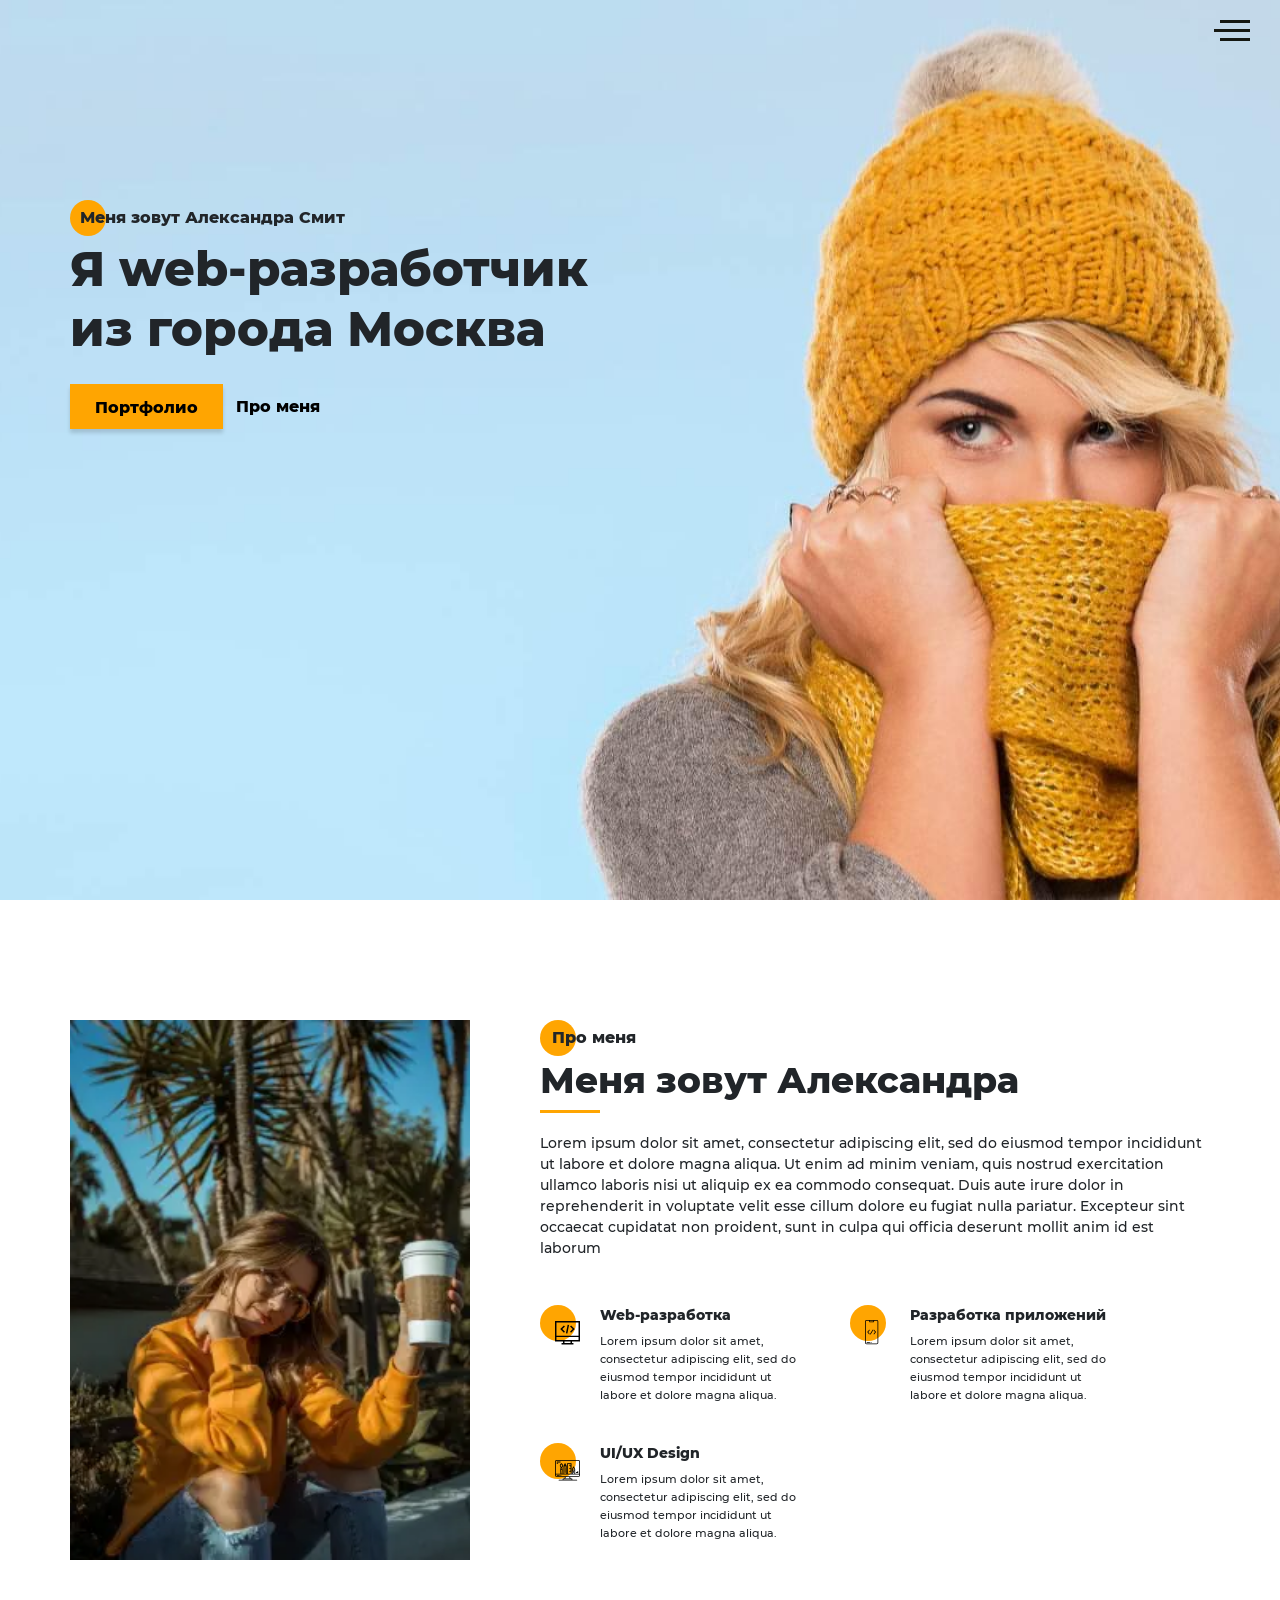
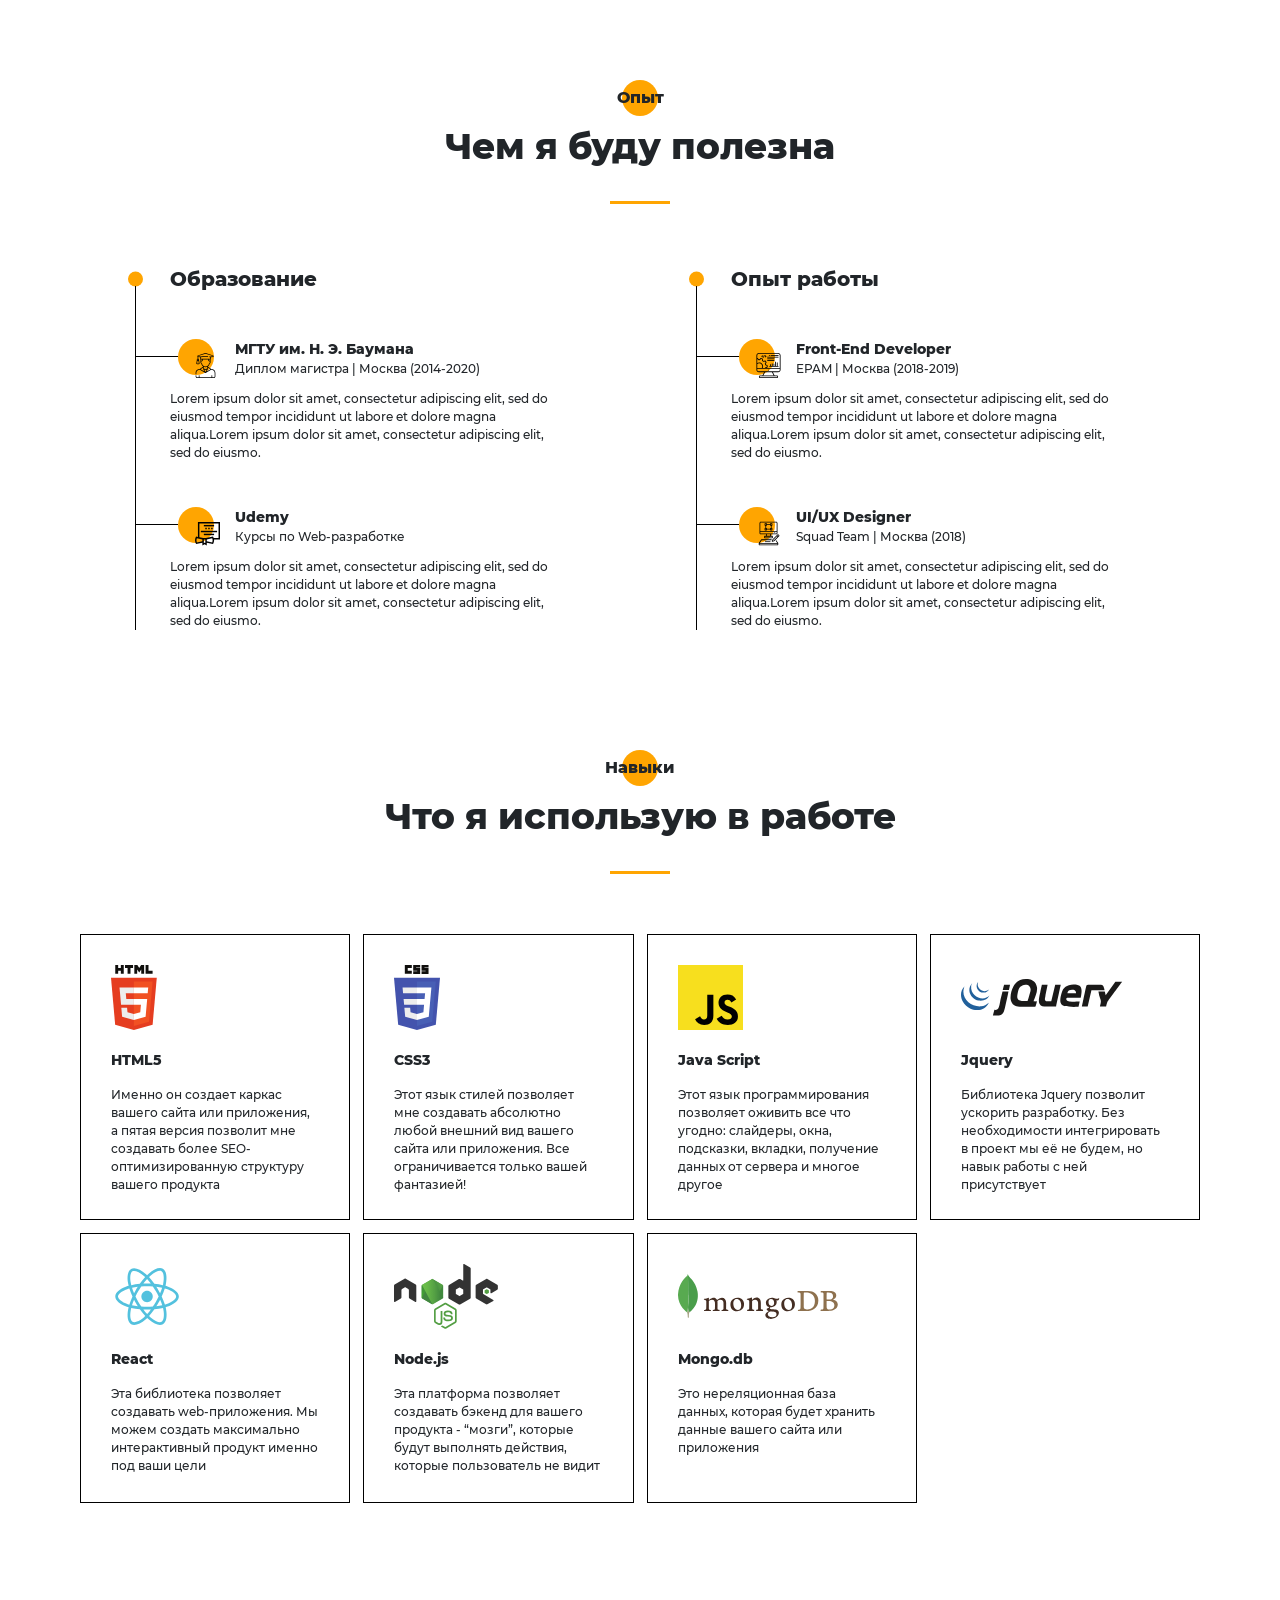
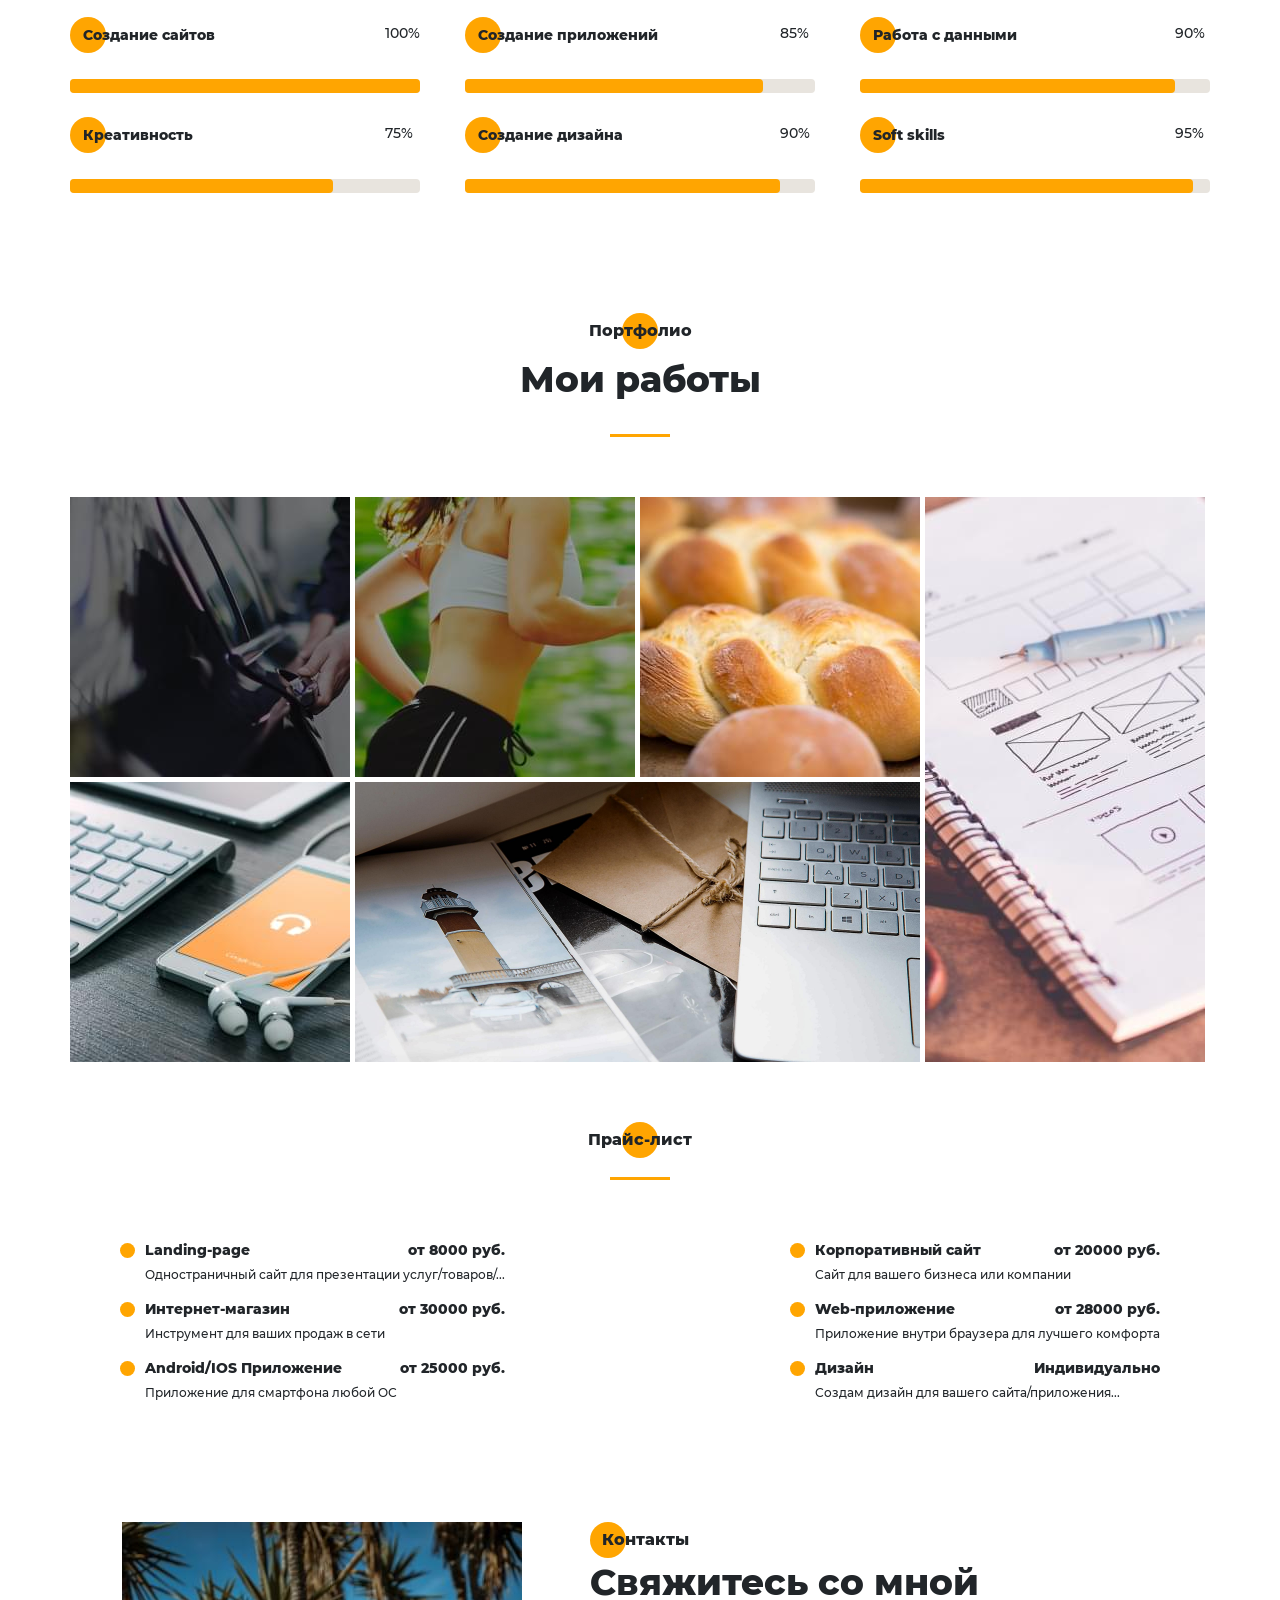
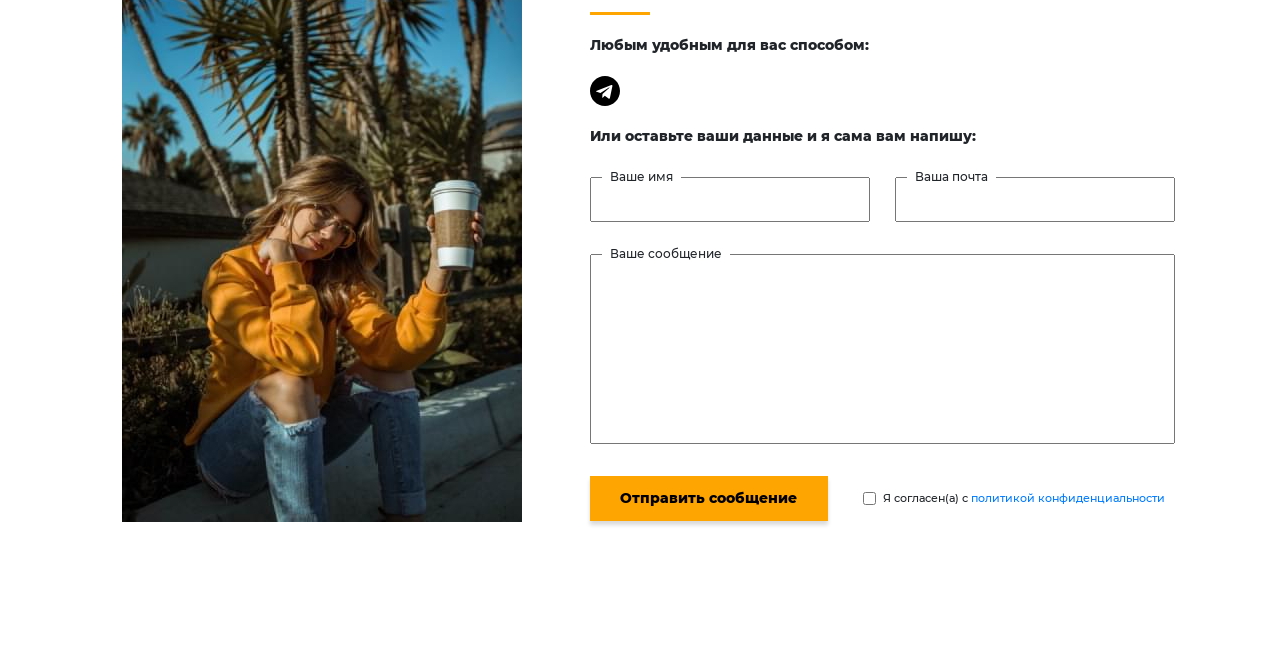
<file: dist_portfolio/index.html>
<!DOCTYPE html>
<html lang="ru">

<head>
    <meta charset="UTF-8">
    <meta name="viewport" content="width=device-width, initial-scale=1.0">
    <title>Portfolio</title>

    <!-- Primary Meta Tags -->
    <meta name="title" content="Мое портфолио" />
    <meta name="description" content="Здесь вы сможете ознакомиться с моими работами и узнать больше обо мне" />

    <!-- Open Graph / Facebook --><!-- Meta Tags Generated with https://metatags.io -->
    <meta property="og:type" content="website" />
    <meta property="og:url" content="https://metatags.io/" />
    <meta property="og:title" content="Мое портфолио" />
    <meta property="og:description" content="Здесь вы сможете ознакомиться с моими работами и узнать больше обо мне" />
    <meta property="og:image" content="https://metatags.io/images/meta-tags.png" />

    <!-- X (Twitter) -->
    <meta property="twitter:card" content="summary_large_image" />
    <meta property="twitter:url" content="https://metatags.io/" />
    <meta property="twitter:title" content="Мое портфолио" />
    <meta property="twitter:description"
        content="Здесь вы сможете ознакомиться с моими работами и узнать больше обо мне" />
    <meta property="twitter:image" content="https://metatags.io/images/meta-tags.png" />

    <!-- Favicon https://www.favicon-generator.org/ -->
    <link rel="apple-touch-icon" sizes="57x57" href="icons/favicon/apple-icon-57x57.png">
    <link rel="apple-touch-icon" sizes="60x60" href="icons/favicon/apple-icon-60x60.png">
    <link rel="apple-touch-icon" sizes="72x72" href="icons/favicon/apple-icon-72x72.png">
    <link rel="apple-touch-icon" sizes="76x76" href="icons/favicon/apple-icon-76x76.png">
    <link rel="apple-touch-icon" sizes="114x114" href="icons/favicon/apple-icon-114x114.png">
    <link rel="apple-touch-icon" sizes="120x120" href="icons/favicon/apple-icon-120x120.png">
    <link rel="apple-touch-icon" sizes="144x144" href="icons/favicon/apple-icon-144x144.png">
    <link rel="apple-touch-icon" sizes="152x152" href="icons/favicon/apple-icon-152x152.png">
    <link rel="apple-touch-icon" sizes="180x180" href="icons/favicon/apple-icon-180x180.png">
    <link rel="icon" type="image/png" sizes="192x192" href="icons/favicon/android-icon-192x192.png">
    <link rel="icon" type="image/png" sizes="32x32" href="icons/favicon/favicon-32x32.png">
    <link rel="icon" type="image/png" sizes="96x96" href="icons/favicon/favicon-96x96.png">
    <link rel="icon" type="image/png" sizes="16x16" href="icons/favicon/favicon-16x16.png">
    <link rel="manifest" href="icons/favicon/manifest.json">
    <meta name="msapplication-TileColor" content="#ffffff">
    <meta name="msapplication-TileImage" content="/ms-icon-144x144.png">
    <meta name="theme-color" content="#ffffff">
    <link rel="stylesheet" href="css/style.min.css">
</head>

<body>
    <aside class="sidepanel">
        <!-- <a href="#" class="sidepanel__link">
            <svg width="20" height="20" viewBox="0 0 20 20" fill="none" xmlns="http://www.w3.org/2000/svg">
                <path
                    d="M-7.46167e-07 2.92969L-1.28061e-07 17.0703C-5.74539e-08 18.6856 1.31439 20 2.92969 20L17.0703 20C18.6856 20 20 18.6856 20 17.0703L20 11.1719L12.9297 11.1719L12.9297 13.5156L9.41406 13.5156L9.41406 11.1719L7.03125 11.1719C5.09262 11.1719 3.51562 9.59488 3.51562 7.65625L3.51562 4.10156L7.03125 4.10156L7.03125 7.65625L9.41406 7.65625L9.41406 4.10156L12.9297 4.6875L12.9297 7.65625L20 7.65625L20 2.92969C20 1.31439 18.6856 -8.16774e-07 17.0703 -7.46167e-07L2.92969 -1.28061e-07C1.31439 -5.74539e-08 -8.16774e-07 1.31439 -7.46167e-07 2.92969Z"
                    fill="black" />
            </svg>
        </a>
        <a href="#" class="sidepanel__link">
            <svg width="20" height="20" viewBox="0 0 20 20" fill="none" xmlns="http://www.w3.org/2000/svg">
                <path
                    d="M-6.01032e-07 6.25L-2.73196e-07 13.75C-1.22337e-07 17.2012 2.79875 20 6.25 20L13.75 20C17.2013 20 20 17.2012 20 13.75L20 6.25C20 2.79875 17.2012 -7.51891e-07 13.75 -6.01032e-07L6.25 -2.73196e-07C2.79875 -1.22337e-07 -7.51891e-07 2.79875 -6.01032e-07 6.25ZM13.75 1.875C16.1625 1.875 18.125 3.8375 18.125 6.25L18.125 13.75C18.125 16.1625 16.1625 18.125 13.75 18.125L6.25 18.125C3.8375 18.125 1.875 16.1625 1.875 13.75L1.875 6.25C1.875 3.8375 3.8375 1.875 6.25 1.875L13.75 1.875Z"
                    fill="black" />
                <path
                    d="M5 10C5 12.7612 7.23875 15 10 15C12.7613 15 15 12.7612 15 10C15 7.23875 12.7612 5 10 5C7.23875 5 5 7.23875 5 10ZM13.125 10C13.125 11.7225 11.7225 13.125 10 13.125C8.27625 13.125 6.875 11.7225 6.875 10C6.875 8.2775 8.27625 6.875 10 6.875C11.7225 6.875 13.125 8.2775 13.125 10Z"
                    fill="black" />
                <path
                    d="M5.29123 4.625C5.29123 4.25704 4.99295 3.95875 4.62499 3.95875C4.25703 3.95875 3.95874 4.25704 3.95874 4.625C3.95874 4.99296 4.25703 5.29125 4.62499 5.29125C4.99295 5.29125 5.29123 4.99296 5.29123 4.625Z"
                    fill="black" />
            </svg>
        </a> -->
        <a href="#" class="sidepanel__link">
            <svg width="19" height="20" viewBox="0 0 19 20" fill="none" xmlns="http://www.w3.org/2000/svg">
                <path
                    d="M-4.37114e-07 9.99951C-1.95608e-07 15.5245 4.36167 19.9995 9.74107 19.9995C14.0457 19.9995 17.6962 17.1345 18.9832 13.162C19.0749 12.662 18.7734 12.4787 18.5148 12.4787C18.2835 12.4787 17.6706 12.487 16.8585 12.4912C17.4459 15.2728 15.5517 15.8595 15.5517 15.8595C14.4274 16.3145 14.1267 16.972 14.1267 16.972C13.5228 17.8778 13.5352 16.902 13.5352 16.902C13.603 15.8978 14.5389 15.3703 14.5389 15.3703C16.0283 14.4787 15.5979 13.0295 15.3493 12.4578C14.719 12.3678 14.2903 12.1103 14.0466 11.8245C13.8029 14.0453 12.9652 16.3795 9.23304 16.3795C8.16988 16.3795 7.30085 15.992 6.61933 15.3503C6.37316 15.4628 5.3827 15.8003 4.04116 15.2628C4.04116 15.2628 3.78012 14.4253 5.03988 12.5128C4.82345 11.7128 4.71606 10.8628 4.7111 10.0128C4.71606 9.16284 4.82345 8.31285 5.03988 7.51284C3.78012 5.61285 4.04116 4.77535 4.04116 4.77535C5.3827 4.23785 6.37316 4.57534 6.61933 4.67535C7.30085 4.03785 8.16988 3.65035 9.23304 3.65035C12.9752 3.65035 13.7987 5.98784 14.0383 8.21284C14.3307 7.86284 14.928 7.53784 15.8408 7.53784C17.1444 7.53784 18.1918 7.55034 18.5082 7.55034C18.7635 7.55034 19.0683 7.37534 18.9708 6.86284C17.692 2.86201 14.0391 -0.000488895 9.74107 -0.000488707C4.36167 -0.000488472 -6.7851e-07 4.47701 -4.37114e-07 9.99951Z"
                    fill="#212121" />
            </svg>
        </a>
        <div class="sidepanel__divider"></div>
        <div class="sidepanel__text"><span>Социальные сети</span></div>
    </aside>

    <div class="menu">
        <div class="menu__block">
            <div class="menu__close">
                <svg width="29" height="29" viewBox="0 0 29 29" fill="none" xmlns="http://www.w3.org/2000/svg">
                    <path
                        d="M17.1568 14.4999L28.4489 3.20755C29.1837 2.47303 29.1837 1.28541 28.4489 0.550891C27.7144 -0.18363 26.5267 -0.18363 25.7922 0.550891L14.4998 11.8433L3.20781 0.550891C2.47295 -0.18363 1.28567 -0.18363 0.551149 0.550891C-0.183716 1.28541 -0.183716 2.47303 0.551149 3.20755L11.8432 14.4999L0.551149 25.7923C-0.183716 26.5268 -0.183716 27.7144 0.551149 28.449C0.917206 28.8154 1.39852 28.9994 1.87948 28.9994C2.36045 28.9994 2.84141 28.8154 3.20781 28.449L14.4998 17.1566L25.7922 28.449C26.1586 28.8154 26.6396 28.9994 27.1205 28.9994C27.6015 28.9994 28.0825 28.8154 28.4489 28.449C29.1837 27.7144 29.1837 26.5268 28.4489 25.7923L17.1568 14.4999Z"
                        fill="black" />
                </svg>
            </div>

            <nav>
                <ul class="menu__list">
                    <li class="menu__link"><a href="#">ПРО МЕНЯ</a></li>
                    <li class="menu__link"><a href="#">МОЙ ОПЫТ</a></li>
                    <li class="menu__link"><a href="#">МОИ НАВЫКИ</a></li>
                    <li class="menu__link"><a href="#">МОИ РАБОТЫ</a></li>
                    <li class="menu__link"><a href="#">ПРАЙС-ЛИСТ</a></li>
                    <li class="menu__link"><a href="#">КОНТАКТЫ</a></li>
                </ul>
            </nav>

            <div class="menu__social">
                <a href="#"><svg width="20" height="19" viewBox="0 0 20 19" fill="none"
                        xmlns="http://www.w3.org/2000/svg">
                        <path
                            d="M10 0C4.475 0 0 4.36167 0 9.74107C0 14.0457 2.865 17.6962 6.8375 18.9832C7.3375 19.0749 7.52083 18.7734 7.52083 18.5148C7.52083 18.2835 7.5125 17.6706 7.50833 16.8585C4.72667 17.4459 4.14 15.5517 4.14 15.5517C3.685 14.4274 3.0275 14.1267 3.0275 14.1267C2.12167 13.5228 3.0975 13.5352 3.0975 13.5352C4.10167 13.603 4.62917 14.5389 4.62917 14.5389C5.52083 16.0283 6.97 15.5979 7.54167 15.3493C7.63167 14.719 7.88917 14.2903 8.175 14.0466C5.95417 13.8029 3.62 12.9652 3.62 9.23304C3.62 8.16988 4.0075 7.30085 4.64917 6.61934C4.53667 6.37317 4.19917 5.3827 4.73667 4.04116C4.73667 4.04116 5.57417 3.78012 7.48667 5.03988C8.28667 4.82345 9.13667 4.71606 9.98667 4.7111C10.8367 4.71606 11.6867 4.82345 12.4867 5.03988C14.3867 3.78012 15.2242 4.04116 15.2242 4.04116C15.7617 5.3827 15.4242 6.37317 15.3242 6.61934C15.9617 7.30085 16.3492 8.16988 16.3492 9.23304C16.3492 12.9752 14.0117 13.7987 11.7867 14.0383C12.1367 14.3307 12.4617 14.928 12.4617 15.8408C12.4617 17.1444 12.4492 18.1918 12.4492 18.5082C12.4492 18.7635 12.6242 19.0683 13.1367 18.9708C17.1375 17.692 20 14.0391 20 9.74107C20 4.36167 15.5225 0 10 0Z"
                            fill="#212121" />
                    </svg>
                </a>
                <!-- <a href="#">
                    <svg width="20" height="20" viewBox="0 0 20 20" fill="none" xmlns="http://www.w3.org/2000/svg">
                        <path
                            d="M13.75 0L6.25 0C2.79875 0 0 2.79875 0 6.25L0 13.75C0 17.2013 2.79875 20 6.25 20L13.75 20C17.2013 20 20 17.2013 20 13.75L20 6.25C20 2.79875 17.2013 0 13.75 0ZM18.125 13.75C18.125 16.1625 16.1625 18.125 13.75 18.125L6.25 18.125C3.8375 18.125 1.875 16.1625 1.875 13.75L1.875 6.25C1.875 3.8375 3.8375 1.875 6.25 1.875L13.75 1.875C16.1625 1.875 18.125 3.8375 18.125 6.25L18.125 13.75Z"
                            fill="black" />
                        <path
                            d="M10 5C7.23875 5 5 7.23875 5 10C5 12.7613 7.23875 15 10 15C12.7613 15 15 12.7613 15 10C15 7.23875 12.7613 5 10 5ZM10 13.125C8.2775 13.125 6.875 11.7225 6.875 10C6.875 8.27625 8.2775 6.875 10 6.875C11.7225 6.875 13.125 8.27625 13.125 10C13.125 11.7225 11.7225 13.125 10 13.125Z"
                            fill="black" />
                        <path
                            d="M15.375 5.29123C15.7429 5.29123 16.0412 4.99295 16.0412 4.62499C16.0412 4.25703 15.7429 3.95874 15.375 3.95874C15.007 3.95874 14.7087 4.25703 14.7087 4.62499C14.7087 4.99295 15.007 5.29123 15.375 5.29123Z"
                            fill="black" />
                    </svg>
                </a>
                <a href="#">
                    <svg width="20" height="20" viewBox="0 0 20 20" fill="none" xmlns="http://www.w3.org/2000/svg">
                        <path
                            d="M17.0703 0L2.92969 0C1.31439 0 0 1.31439 0 2.92969L0 17.0703C0 18.6856 1.31439 20 2.92969 20L8.82812 20L8.82812 12.9297L6.48437 12.9297L6.48437 9.41406L8.82812 9.41406L8.82812 7.03125C8.82812 5.09262 10.4051 3.51563 12.3437 3.51563L15.8984 3.51563L15.8984 7.03125L12.3437 7.03125L12.3437 9.41406L15.8984 9.41406L15.3125 12.9297L12.3437 12.9297L12.3437 20L17.0703 20C18.6856 20 20 18.6856 20 17.0703L20 2.92969C20 1.31439 18.6856 0 17.0703 0Z"
                            fill="black" />
                    </svg>
                </a> -->
            </div>
        </div>
        <div class="menu__overlay"></div>
    </div>

    <section class="promo">
        <div class="hamburger">
            <span></span>
            <span class="long"></span>
            <span></span>
        </div>
        <div class="container">
            <div class="title title--fz16 promo__subtitle">Меня зовут Александра Смит</div>
            <h1 class="title title--fz48 promo__title">Я web-разработчик из города Москва</h1>
            <div class="promo__btns">
                <a href="#" class="promo__link btn">Портфолио</a>
                <a href="#" class="promo__link">Про меня</a>
            </div>
        </div>
    </section>

    <section class="about">
        <div class="container">
            <div class="about__wrapper">
                <div class="about__photo">
                    <!-- <img src="img/main_photo.jpg" 
                         srcset="img/main_photo-min.jpg 300w, img/main_photo.jpg 400w"
                         sizes= "(max-width: 576px) 300px, (min-width: 577px) 400px"
                         alt="photo"> -->
                    <picture>
                        <source type="image/webp" media="(max-width: 576px)" srcset="img/main_photo-min.webp">
                        <source media="(max-width: 576px)" srcset="img/main_photo-min.jpg">
                        <source type="image/webp" media="(min-width: 577px)" srcset="img/main_photo.webp">
                        <source media="(min-width: 577px)" srcset="img/main_photo.jpg">
                        <img src="img/main_photo.jpg" alt="photo">
                    </picture>
                </div>

                <div class="about__descr">
                    <h2 class="title title--fz16 about__title">
                        Про меня
                    </h2>
                    <div class="title about__subtitle">
                        Меня зовут Александра
                    </div>
                    <div class="divider"></div>
                    <p class="about__text">Lorem ipsum dolor sit amet, consectetur adipiscing elit, sed do eiusmod
                        tempor incididunt ut labore et dolore magna aliqua. Ut enim ad minim veniam, quis nostrud
                        exercitation ullamco laboris nisi ut aliquip ex ea commodo consequat. Duis aute irure dolor in
                        reprehenderit in voluptate velit esse cillum dolore eu fugiat nulla pariatur. Excepteur sint
                        occaecat cupidatat non proident, sunt in culpa qui officia deserunt mollit anim id est laborum
                    </p>
                </div>
                <div class="about__skills">
                    <div class="about__skills-item">
                        <div class="about__skills-circle">
                            <img src="icons/about_me/web_development.svg" alt="web-dev">
                        </div>
                        <div>
                            <div class="title title--fz14">
                                Web-разработка
                            </div>
                            <div class="about__skills-text">
                                Lorem ipsum dolor sit amet, consectetur adipiscing elit, sed do eiusmod tempor
                                incididunt ut labore et dolore magna aliqua.
                            </div>
                        </div>
                    </div>
                    <div class="about__skills-item">
                        <div class="about__skills-circle">
                            <img src="icons/about_me/mobile_dev.svg" alt="mobile_dev">
                        </div>
                        <div>
                            <div class="title title--fz14">
                                Разработка приложений
                            </div>
                            <div class="about__skills-text">
                                Lorem ipsum dolor sit amet, consectetur adipiscing elit, sed do eiusmod tempor
                                incididunt ut labore et dolore magna aliqua.
                            </div>
                        </div>
                    </div>
                    <div class="about__skills-item">
                        <div class="about__skills-circle">
                            <img src="icons/about_me/design.svg" alt="design">
                        </div>
                        <div>
                            <div class="title title--fz14">
                                UI/UX Design
                            </div>
                            <div class="about__skills-text">
                                Lorem ipsum dolor sit amet, consectetur adipiscing elit, sed do eiusmod tempor
                                incididunt ut labore et dolore magna aliqua.
                            </div>
                        </div>
                    </div>
                </div>
            </div>
        </div>
    </section>

    <section class="resume">
        <div class="container">
            <h2 class="title title--fz16 title__section-title">
                Опыт
            </h2>
            <div class="title title__section-subtitle">
                Чем я буду полезна
            </div>
            <div class="divider"></div>

            <div class="resume__wrapper">
                <div class="resume__column">
                    <h3 class="title title--fz20 resume__column-title">
                        Образование
                    </h3>
                    <ul>
                        <li>
                            <div class="resume__item">
                                <div class="resume__item-head">
                                    <div class="resume__item-icon">
                                        <img src="icons/experience/university.svg" alt="university">
                                    </div>
                                    <h4 class="title title--fz14">МГТУ им. Н. Э. Баумана</h4>
                                    <div class="resume__item-location">
                                        Диплом магистра | Москва (2014-2020)
                                    </div>
                                </div>
                                <div class="resume__item-body">
                                    Lorem ipsum dolor sit amet, consectetur adipiscing elit, sed do eiusmod tempor
                                    incididunt ut labore et dolore magna aliqua.Lorem ipsum dolor sit amet, consectetur
                                    adipiscing elit, sed do eiusmo.
                                </div>
                            </div>
                        </li>
                        <li>
                            <div class="resume__item">
                                <div class="resume__item-head">
                                    <div class="resume__item-icon">
                                        <img src="icons/experience/courses.svg" alt="university">
                                    </div>
                                    <h4 class="title title--fz14">Udemy</h4>
                                    <div class="resume__item-location">
                                        Курсы по Web-разработке
                                    </div>
                                </div>
                                <div class="resume__item-body">
                                    Lorem ipsum dolor sit amet, consectetur adipiscing elit, sed do eiusmod tempor
                                    incididunt ut labore et dolore magna aliqua.Lorem ipsum dolor sit amet, consectetur
                                    adipiscing elit, sed do eiusmo.
                                </div>
                            </div>
                        </li>
                    </ul>
                </div>
                <div class="resume__column">
                    <h3 class="title title--fz20 resume__column-title">
                        Опыт работы
                    </h3>
                    <ul>
                        <li>
                            <div class="resume__item">
                                <div class="resume__item-head">
                                    <div class="resume__item-icon">
                                        <img src="icons/experience/developer.svg" alt="university">
                                    </div>
                                    <h4 class="title title--fz14">Front-End Developer</h4>
                                    <div class="resume__item-location">
                                        EPAM | Москва (2018-2019)
                                    </div>
                                </div>
                                <div class="resume__item-body">
                                    Lorem ipsum dolor sit amet, consectetur adipiscing elit, sed do eiusmod tempor
                                    incididunt ut labore et dolore magna aliqua.Lorem ipsum dolor sit amet, consectetur
                                    adipiscing elit, sed do eiusmo.
                                </div>
                            </div>
                        </li>
                        <li>
                            <div class="resume__item">
                                <div class="resume__item-head">
                                    <div class="resume__item-icon">
                                        <img src="icons/experience/designer.svg" alt="university">
                                    </div>
                                    <h4 class="title title--fz14">UI/UX Designer</h4>
                                    <div class="resume__item-location">
                                        Squad Team | Москва (2018)
                                    </div>
                                </div>
                                <div class="resume__item-body">
                                    Lorem ipsum dolor sit amet, consectetur adipiscing elit, sed do eiusmod tempor
                                    incididunt ut labore et dolore magna aliqua.Lorem ipsum dolor sit amet, consectetur
                                    adipiscing elit, sed do eiusmo.
                                </div>
                            </div>
                        </li>
                    </ul>
                </div>
                <div class="resume__column">

                </div>
            </div>
        </div>
    </section>

    <section class="skills">
        <div class="container">
            <h2 class="title title--fz16 title__section-title">Навыки</h2>
            <div class="title title__section-subtitle">Что я использую в работе</div>
            <div class="divider"></div>

            <div class="skills__items">
                <div class="skills__item">
                    <div class="skills__item-img">
                        <img src="icons/skills/html5.svg" alt="html5">
                    </div>
                    <h3 class="title title--fz14 skills__item-title">HTML5</h3>
                    <p class="skills__item-descr">Именно он создает каркас вашего сайта или приложения, а пятая версия
                        позволит мне создавать более SEO-оптимизированную структуру вашего продукта</p>
                </div>
                <div class="skills__item">
                    <div class="skills__item-img">
                        <img src="icons/skills/css3.svg" alt="css3">
                    </div>
                    <h3 class="title title--fz14 skills__item-title">CSS3</h3>
                    <p class="skills__item-descr">Этот язык стилей позволяет мне создавать абсолютно любой внешний вид
                        вашего сайта или приложения. Все ограничивается только вашей фантазией!</p>
                </div>
                <div class="skills__item">
                    <div class="skills__item-img">
                        <img src="icons/skills/js.svg" alt="Java Script">
                    </div>
                    <h3 class="title title--fz14 skills__item-title">Java Script</h3>
                    <p class="skills__item-descr">Этот язык программирования позволяет оживить все что угодно: слайдеры,
                        окна, подсказки, вкладки, получение данных от сервера и многое другое</p>
                </div>
                <div class="skills__item">
                    <div class="skills__item-img">
                        <img src="icons/skills/jquery.svg" alt="Jquery">
                    </div>
                    <h3 class="title title--fz14 skills__item-title">Jquery</h3>
                    <p class="skills__item-descr">Библиотека Jquery позволит ускорить разработку. Без необходимости
                        интегрировать в проект мы её не будем, но навык работы с ней присутствует</p>
                </div>
                <div class="skills__item">
                    <div class="skills__item-img">
                        <img src="icons/skills/react.svg" alt="React">
                    </div>
                    <h3 class="title title--fz14 skills__item-title">React</h3>
                    <p class="skills__item-descr">Эта библиотека позволяет создавать web-приложения. Мы можем создать
                        максимально интерактивный продукт именно под ваши цели</p>
                </div>
                <div class="skills__item">
                    <div class="skills__item-img">
                        <img src="icons/skills/node.js.svg" alt="Node.js">
                    </div>
                    <h3 class="title title--fz14 skills__item-title">Node.js</h3>
                    <p class="skills__item-descr">Эта платформа позволяет создавать бэкенд для вашего продукта -
                        “мозги”, которые будут выполнять действия, которые пользователь не видит</p>
                </div>
                <div class="skills__item">
                    <div class="skills__item-img">
                        <img src="icons/skills/mongo.db.svg" alt="Mongo.db">
                    </div>
                    <h3 class="title title--fz14 skills__item-title">Mongo.db</h3>
                    <p class="skills__item-descr">Это нереляционная база данных, которая будет хранить данные вашего
                        сайта или приложения</p>
                </div>
            </div>

            <div class="skills__ratings">
                <div class="skills__ratings-item">
                    <div class="title title--fz14 skills__ratings-title">Создание сайтов</div>
                    <div class="skills__ratings-counter">100%</div>
                    <div class="skills__ratings-line">
                        <span></span>
                    </div>
                </div>
                <div class="skills__ratings-item">
                    <div class="title title--fz14 skills__ratings-title">Создание приложений</div>
                    <div class="skills__ratings-counter">85%</div>
                    <div class="skills__ratings-line">
                        <span></span>
                    </div>
                </div>
                <div class="skills__ratings-item">
                    <div class="title title--fz14 skills__ratings-title">Работа с данными</div>
                    <div class="skills__ratings-counter">90%</div>
                    <div class="skills__ratings-line">
                        <span></span>
                    </div>
                </div>
                <div class="skills__ratings-item">
                    <div class="title title--fz14 skills__ratings-title">Креативность</div>
                    <div class="skills__ratings-counter">75%</div>
                    <div class="skills__ratings-line">
                        <span></span>
                    </div>
                </div>
                <div class="skills__ratings-item">
                    <div class="title title--fz14 skills__ratings-title">Создание дизайна</div>
                    <div class="skills__ratings-counter">90%</div>
                    <div class="skills__ratings-line">
                        <span></span>
                    </div>
                </div>
                <div class="skills__ratings-item">
                    <div class="title title--fz14 skills__ratings-title">Soft skills</div>
                    <div class="skills__ratings-counter">95%</div>
                    <div class="skills__ratings-line">
                        <span></span>
                    </div>
                </div>
            </div>
        </div>
    </section>

    <section class="portfolio">
        <div class="container">
            <h2 class="title title--fz16 title__section-title">Портфолио</h2>
            <div class="title title__section-subtitle">Мои работы</div>
            <div class="divider"></div>

            <div class="portfolio__wrapper">
                <a href="#" class="portfolio__item">
                    <img src="img/works/uber.jpg" alt="uber">
                </a>
                <a href="#" class="portfolio__item">
                    <img src="img/works/pulse.jpg" alt="pulse">
                </a>
                <a href="#" class="portfolio__item">
                    <img src="img/works/bread.jpg" alt="bread">
                </a>
                <a href="#" class="portfolio__item">
                    <img src="img/works/plans.jpg" alt="plans">
                </a>
                <a href="#" class="portfolio__item">
                    <img src="img/works/ipad.jpg" alt="ipad">
                </a>
                <a href="#" class="portfolio__item">
                    <img src="img/works/mac.jpg" alt="mac">
                </a>
            </div>
        </div>
    </section>

    <section class="price">
        <div class="container">
            <h2 class="title title--fz16 title__section-title">Прайс-лист</h2>
            <div class="divider"></div>

            <div class="price__wrapper">
                <div class="price__item">
                    <div class="price__type">Landing-page</div>
                    <div class="price__count">от 8000 руб.</div>
                    <div class="price__descr">Одностраничный сайт для презентации услуг/товаров/...</div>
                </div>
                <div class="price__item">
                    <div class="price__type">Корпоративный сайт</div>
                    <div class="price__count">от 20000 руб.</div>
                    <div class="price__descr">Сайт для вашего бизнеса или компании</div>
                </div>
                <div class="price__item">
                    <div class="price__type">Интернет-магазин</div>
                    <div class="price__count">от 30000 руб.</div>
                    <div class="price__descr">Инструмент для ваших продаж в сети</div>
                </div>
                <div class="price__item">
                    <div class="price__type">Web-приложение</div>
                    <div class="price__count">от 28000 руб.</div>
                    <div class="price__descr">Приложение внутри браузера для лучшего комфорта</div>
                </div>
                <div class="price__item">
                    <div class="price__type">Android/IOS Приложение</div>
                    <div class="price__count">от 25000 руб.</div>
                    <div class="price__descr">Приложение для смартфона любой ОС</div>
                </div>
                <div class="price__item">
                    <div class="price__type">Дизайн</div>
                    <div class="price__count">Индивидуально</div>
                    <div class="price__descr">Создам дизайн для вашего сайта/приложения...</div>
                </div>
            </div>
        </div>
    </section>

    <section class="contacts">
        <div class="container">
            <div class="contacts__wrapper">
                <div class="contacts__photo">
                    <img src="img/main_photo.jpg" alt="main photo">
                </div>
                <div class="contacts__descr">
                    <h2 class="title title--fz16 contacts__title">
                        Контакты
                    </h2>
                    <div class="title contacts__subtitle">
                        Свяжитесь со мной
                    </div>
                    <div class="divider"></div>
                    <div class="title title--fz14 contacts__text">
                        Любым удобным для вас способом:
                    </div>
                    <div class="contacts__social">
                        <!-- <a href="#" class="contacts__link"><img src="icons/social/facebook_straight.svg"
                                alt="facebook"></a> -->
                        <a href="#" class="contacts__link"><img src="icons/social/telegram.svg" alt="telegram"></a>
                        <!-- <a href="#" class="contacts__link"><img src="icons/social/instagram_straight.svg"
                                alt="instagram"></a> -->
                    </div>
                    <div class="title title--fz14 contacts__text">
                        Или оставьте ваши данные и я сама вам напишу:
                    </div>
                    <form action="#" class="contacts__form">
                        <div class="contacts__input">
                            <input required name="name" id="name" type="text">
                            <label for="name">Ваше имя</label>
                        </div>
                        <div class="contacts__input">
                            <input required name="email" id="email" type="email">
                            <label for="email">Ваша почта</label>
                        </div>
                        <div class="contacts__textarea">
                            <textarea name="text" id="textarea"></textarea>
                            <label for="textarea">Ваше сообщение</label>
                        </div>
                        <div class="contacts__triggers">
                            <button class="contacts__btn btn">Отправить сообщение</button>
                            <div class="contacts__policy">
                                <input required type="checkbox">
                                <span>Я согласен(а) с <a href="/Policy.html" target="_blank">политикой конфиденциальности</a></span>
                            </div>
                        </div>
                    </form>
                </div>

            </div>
        </div>
    </section>

    <script src="js/script.min.js"></script>
</body>

</html>
</file>
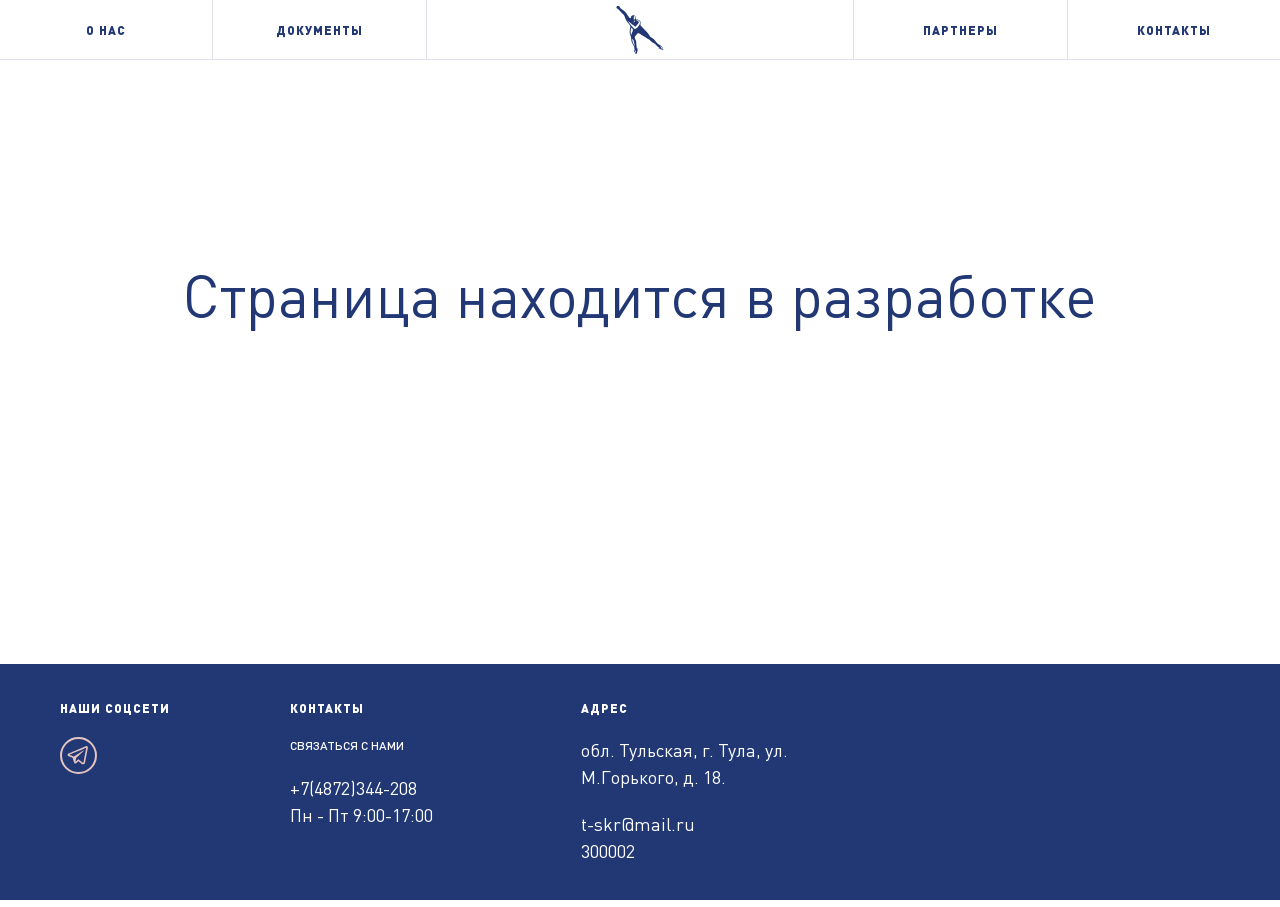
<file: dist_federation/documents.html>
<!DOCTYPE html>
<html lang="ru">

<head>
    <meta charset="UTF-8">
    <meta name="viewport" content="width=device-width, initial-scale=1.0">
    <title>РОО "Федерация Конькобежного Спорта Тульской области"</title>
    <meta name="title" content="РОО &quotФедерация Конькобежного Спорта Тульской области&quot" />
    <meta name="description"
        content="Федерация Конькобежного Спорта Тульской области действует с 29 июня 2006 года в целях пропаганды здорового образа жизни, развития и популяризации скоростного бега на коньках на территории Тульской области" />

    <link rel="apple-touch-icon" sizes="57x57" href="icons/favicon/apple-icon-57x57.png">
    <link rel="apple-touch-icon" sizes="60x60" href="icons/favicon/apple-icon-60x60.png">
    <link rel="apple-touch-icon" sizes="72x72" href="icons/favicon/apple-icon-72x72.png">
    <link rel="apple-touch-icon" sizes="76x76" href="icons/favicon/apple-icon-76x76.png">
    <link rel="apple-touch-icon" sizes="114x114" href="icons/favicon/apple-icon-114x114.png">
    <link rel="apple-touch-icon" sizes="120x120" href="icons/favicon/apple-icon-120x120.png">
    <link rel="apple-touch-icon" sizes="144x144" href="icons/favicon/apple-icon-144x144.png">
    <link rel="apple-touch-icon" sizes="152x152" href="icons/favicon/apple-icon-152x152.png">
    <link rel="apple-touch-icon" sizes="180x180" href="icons/favicon/apple-icon-180x180.png">
    <link rel="icon" type="image/png" sizes="192x192" href="icons/favicon/android-icon-192x192.png">
    <link rel="icon" type="image/png" sizes="32x32" href="icons/favicon/favicon-32x32.png">
    <link rel="icon" type="image/png" sizes="96x96" href="icons/favicon/favicon-96x96.png">
    <link rel="icon" type="image/png" sizes="16x16" href="icons/favicon/favicon-16x16.png">
    <link rel="manifest" href="icons/favicon/manifest.json">
    <meta name="msapplication-TileColor" content="#ffffff">
    <meta name="msapplication-TileImage" content="icons/favicon/ms-icon-144x144.png">
    <meta name="theme-color" content="#ffffff">
    <link rel="stylesheet" href="css/style.min.css">
</head>

<body>

    <div class="wrapper">
        <header class="header">
    
            <nav class="header__nav" aria-label="Основная навигация">
                <ul class="header__menu header__menu--left">
                    <li class="header__menu-item">
                        <a class="header__menu-link" href="index.html#about"><span>О нас</span></a>
                    </li>
                    <li class="header__menu-item">
                        <a class="header__menu-link" href="#"
                            rel="noopener noreferrer"><span>Документы</span></a>
                    </li>
                </ul>
                <a class="header__logo" href="index.html" aria-label="Вернуться на главную">
                    <svg xmlns="http://www.w3.org/2000/svg" width="100%" height="50" viewBox="0 0 476 449">
                        <path fill="var(--blue)"
                            d="M38 9.2c-1.4.8-3.7 3.8-5.3 7.1-2.5 5.3-2.6 6-1.3 8.6.8 1.5 5.1 5.1 9.5 8 7.7 5.1 13 10.4 27.5 27.6 8.9 10.5 16.5 18.2 22.7 23 6.9 5.4 11.2 13.2 16.5 29.6 6.2 19.2 13.6 31.7 30.9 51.5 9.5 11 16.1 22 17.2 28.9.3 1.8-.2 6.6-1.1 10.7-4.4 20-5.8 40.1-3.5 52.4.6 3.2 2.8 9.7 5 14.2 4.9 10.3 6.6 17.5 7.4 31.2 1.4 23.6 3.3 29.7 16.9 54.3 13.4 24.2 15.8 35 11.6 52.5-1.1 4.6-2 9-2 9.8 0 2.8 4.7 6.4 8.4 6.4 3 0 3.7.4 4.2 2.7.5 1.7.3 2.8-.4 3.1-1.5.5-1.6 9.8-.1 10.8 1 .6 10.7-5.4 12.9-8.1.6-.8 1.3-3 1.5-5 .2-2.8 0-3.5-1.1-3.1-2.2.9-1.7-.6 1.8-4.9l3.3-3.9v-23.4l-3.7-5.3c-4.7-6.9-5.4-10.7-6.8-36.4-.7-11.6-1.8-23.7-2.5-27-.8-3.3-3.6-10.3-6.3-15.5-6.2-12-7.3-18.1-4.3-24.2 2-4.2 16.6-23.5 21.9-29.1 2.2-2.3 3.4-2.7 7.9-2.7 7.1 0 9.8 1.2 23.7 10.9 6.5 4.5 19.7 12.9 29.3 18.7 9.7 5.8 20.8 13.2 24.7 16.3 3.9 3.1 10.7 7.4 15 9.6 5.8 2.9 10.4 6.4 17 12.7 8.7 8.3 14.5 12.6 28.3 20.7 3.5 2 10.1 6.3 14.7 9.6 6.9 4.8 8.8 6.7 10.1 10.1 1.9 5 5.5 8.9 10.8 11.5 4.4 2.3 19.4 16.2 17.9 16.7-.5.1-4-.4-7.7-1.3-3.8-.8-7-1.4-7.2-1.2-.2.2.5 1.1 1.4 2 1.8 1.5 42.4 14.7 45.6 14.7.9 0 1.7-.7 1.7-1.6 0-2.9-2-5.2-5.6-6.4-2.7-.9-3.4-1.6-2.8-2.9 1.6-3.5 1.6-10.3-.1-14.6-1.8-5-10.5-12.1-23.5-19.5-4.1-2.3-8.8-5.5-10.5-7-1.6-1.5-4.5-3.6-6.3-4.6-1.9-1-8.6-8.2-15-15.9-6.4-7.7-16-18.3-21.2-23.6-7.9-8-11-10.4-18.8-14.4-10.8-5.5-14.3-9.1-23.7-24.2-10.8-17.3-17.1-24.6-48.4-56.1l-30.2-30.4.7-3.6c.4-2 .8-9.1.8-15.7.1-10.7-.2-12.5-2.3-16.8-1.3-2.6-3.7-5.8-5.3-7.2-4.2-3.5-18.2-10.1-26.4-12.3l-6.9-1.9-.6-7.4c-1.4-16.4-8.2-24.3-22.3-25.6-7.7-.7-14 1.7-18 7-3.1 4.1-5.6 11.4-5.6 16.4 0 3.8 0 3.8-5.8 1.8-6.8-2.4-8-3.5-12.9-12-9.9-17-23.5-36-31.2-43.4-2-1.9-11.5-9.3-21.1-16.4-20.7-15.4-25.6-19.9-27.1-24.6-2.4-7.9-3.1-9-7-10.5C49.2 8.3 41 7.6 38 9.2zm157.3 92.4c3.2 3.2 5.7 10.3 5.7 16.4 0 3.9-.5 5.1-3.2 7.7-4 3.7-6.9 5.3-9.9 5.3-2.1 0-2.1-.2-1.6-10.8.9-19.9 3.1-24.5 9-18.6zm18.3 30.5c13.9 4.3 23.9 10.4 26.9 16.4 3.1 6.2 2.8 17.3-.7 24.7-3.8 8.2-9.4 16.3-16.2 23.6-7.7 8.2-21 18.2-24.2 18.2-7.8 0-20.4-12.5-51.7-51.5-5.3-6.6-11.7-14.4-14.3-17.3-2.6-2.9-4.5-5.5-4.2-5.8 1-.9 15.4 9.5 24.5 17.9 5.1 4.7 17.1 14.4 26.6 21.5 9.5 7.2 17.9 13.8 18.6 14.6.8.9 1.7 1.6 2.1 1.6 1.1 0 25.2-27.6 27.7-31.8 2.5-4.1 3-10.9 1.2-14.5-2.3-4.5-6.4-7.7-13.5-10.7-4-1.6-7.9-3-8.8-3-2 0-2.9-1.6-2.1-4 .8-2.4-.1-2.4 8.1.1zm-17.1 11.5c-1.7 5.8-7.7 13.4-10.5 13.4-1.5 0-.8-4.6 1.6-9.6 1.6-3.4 9.2-11 10.1-10.1.3.3-.3 3.2-1.2 6.3zM175 213.8c4.7 5.7 5.5 9.9 3 17.1-1.1 3.4-3.2 8.7-4.6 11.8-1.5 3.2-4.1 10.3-5.9 15.8l-3.3 10-2-4.5c-4.9-11-5.3-25.9-1.2-46 3.1-15.5 2.5-14.6 7.1-10.9 2.1 1.7 5.2 4.7 6.9 6.7zm8.7 102.3c2.2 5.1 5.1 17.1 8.3 34.9 1.7 9.6 3.4 18.6 3.6 20 .8 3.9-2.9-3.3-10.8-21-8-17.9-10.7-27.2-11.5-39l-.6-8.5 4.9 5.4c2.7 2.9 5.5 6.6 6.1 8.2zm248.5 56.8c5.8 5.2 7 7.2 7 11.8 0 5.7-4.9 9.1-9.2 6.3-1.2-.7-1.2-1.4-.2-4.3.7-1.8 1.2-4.4 1.2-5.8 0-2.5-3.4-8.4-7.9-13.3l-2.6-2.9 3.4 1.9c1.8 1 5.6 3.9 8.3 6.3zm-229.9 38c1.5 2.2 4 4.5 5.7 5.2 3.7 1.7 2.1 2.9-4.1 2.9-3.4 0-4.9-.5-5.3-1.6-.9-2.2-.7-10.4.2-10.4.4 0 1.9 1.8 3.5 3.9z" />
                    </svg>
                </a>
                <ul class="header__menu header__menu--right">
                    
                    <li class="header__menu-item"><a class="header__menu-link"
                            href="index.html#partners"><span>Партнеры</span></a></li>
                    <li class="header__menu-item"><a class="header__menu-link"
                            href="#contacts"><span>Контакты</span></a></li>
                </ul>
                <button class="header__burger" aria-label="Открыть меню" aria-expanded="false">
                    <span class="header__burger-line"></span>
                    <span class="header__burger-line"></span>
                    <span class="header__burger-label">меню</span>
                </button>
            </nav>
            <nav class="mobile-menu">
                <ul class="mobile-menu__list">
                    <li class="mobile-menu__item">
                        <a class="mobile-menu__link" href="index.html#about"><span>О нас</span></a>
                    </li>
                    <li class="mobile-menu__item">
                        <a class="mobile-menu__link" href="#"><span>Документы</span></a>
                    </li>
                    <li class="mobile-menu__item">
                        <a class="mobile-menu__link" href="index.html#partners"><span>Партнеры</span></a>
                    </li>
                    <li class="mobile-menu__item">
                        <a class="mobile-menu__link" href="#contacts"><span>Контакты</span></a>
                    </li>
                </ul>
            </nav>

        </header>

        <main class="main">
            <p class="plug">Страница находится в разработке</p>
            
        </main>

        <footer class="footer" id="contacts">
            <div class="container">
                <div class="footer__wrapper">
                    <div class="footer__social-block">
                        <h3 class="title title--size-h3">Наши соцсети</h3>
                        <div class="footer__icons">
                            <a class="footer__link" href="https://t.me/skto71" target="_blank" rel="noopener noreferrer"
                                aria-label="Наш Telegram канал">
                                <svg xmlns="http://www.w3.org/2000/svg" width="25" height="25" viewBox="0 0 32 32">
                                    <title>Telegram SVG Icon</title>
                                    <path fill="currentColor"
                                        d="M26.07 3.996a2.974 2.974 0 0 0-.933.223h-.004c-.285.113-1.64.683-3.7 1.547l-7.382 3.109c-5.297 2.23-10.504 4.426-10.504 4.426l.062-.024s-.359.118-.734.375a2.03 2.03 0 0 0-.586.567c-.184.27-.332.683-.277 1.11c.09.722.558 1.155.894 1.394c.34.242.664.355.664.355h.008l4.883 1.645c.219.703 1.488 4.875 1.793 5.836c.18.574.355.933.574 1.207c.106.14.23.257.379.351a1.119 1.119 0 0 0 .246.106l-.05-.012c.015.004.027.016.038.02c.04.011.067.015.118.023c.773.234 1.394-.246 1.394-.246l.035-.028l2.883-2.625l4.832 3.707l.11.047c1.007.442 2.027.196 2.566-.238c.543-.437.754-.996.754-.996l.035-.09l3.734-19.129c.106-.472.133-.914.016-1.343a1.807 1.807 0 0 0-.781-1.047a1.872 1.872 0 0 0-1.067-.27m-.101 2.05c-.004.063.008.056-.02.177v.011l-3.699 18.93c-.016.027-.043.086-.117.145c-.078.062-.14.101-.465-.028l-5.91-4.531l-3.57 3.254l.75-4.79l9.656-9c.398-.37.265-.448.265-.448c.028-.454-.601-.133-.601-.133l-12.176 7.543l-.004-.02l-5.836-1.965v-.004l-.015-.003a.27.27 0 0 0 .03-.012l.032-.016l.031-.011s5.211-2.196 10.508-4.426c2.652-1.117 5.324-2.242 7.379-3.11a807.312 807.312 0 0 1 3.66-1.53c.082-.032.043-.032.102-.032z" />
                                </svg>
                            </a>
                        </div>
                    </div>
                    <div class="footer__contact-block">
                        <h3 class="title title--size-h3">Контакты</h3>
                        <div class="footer__contact-info">
                            <h4 class="title title--size-h4 title__contact-info">Связаться с нами</h4>
                            <a class="footer__contact-phone" href="tel:+74872344208">+7(4872)344-208</a>
                            <div class="footer__contact-schedule">
                                Пн - Пт
                                <time datetime="09:00">9:00</time>-<time datetime="17:00">17:00</time>
                            </div>
                        </div>
                    </div>
                    <div class="footer__address-block">
                        <h3 class="title title--size-h3">Адрес</h3>
                        <address class="footer__address-text">
                            обл. Тульская, г. Тула, ул. М.Горького, д. 18.
                            <a class="footer__address-email" href="mailto:t-skr@mail.ru">t-skr@mail.ru</a>
                            <span class="footer__address-index">300002</span>
                        </address>
                        </p>
                    </div>
                    <div class="footer__map-block">
                        <iframe
                            src="https://yandex.ru/map-widget/v1/?um=constructor%3A0ec1d00efc9d40e32bfa1c9df17123c629b4d3884151c59124ea5a1d407353f5&amp;source=constructor"
                            title="Карта расположения офиса" width="100%" height="100%" style="border: 0;"
                            loading="lazy"></iframe>
                    </div>
                </div>

            </div>
        </footer>
    </div>


    <script src="js/script.min.js"></script>
</body>

</html>
</file>
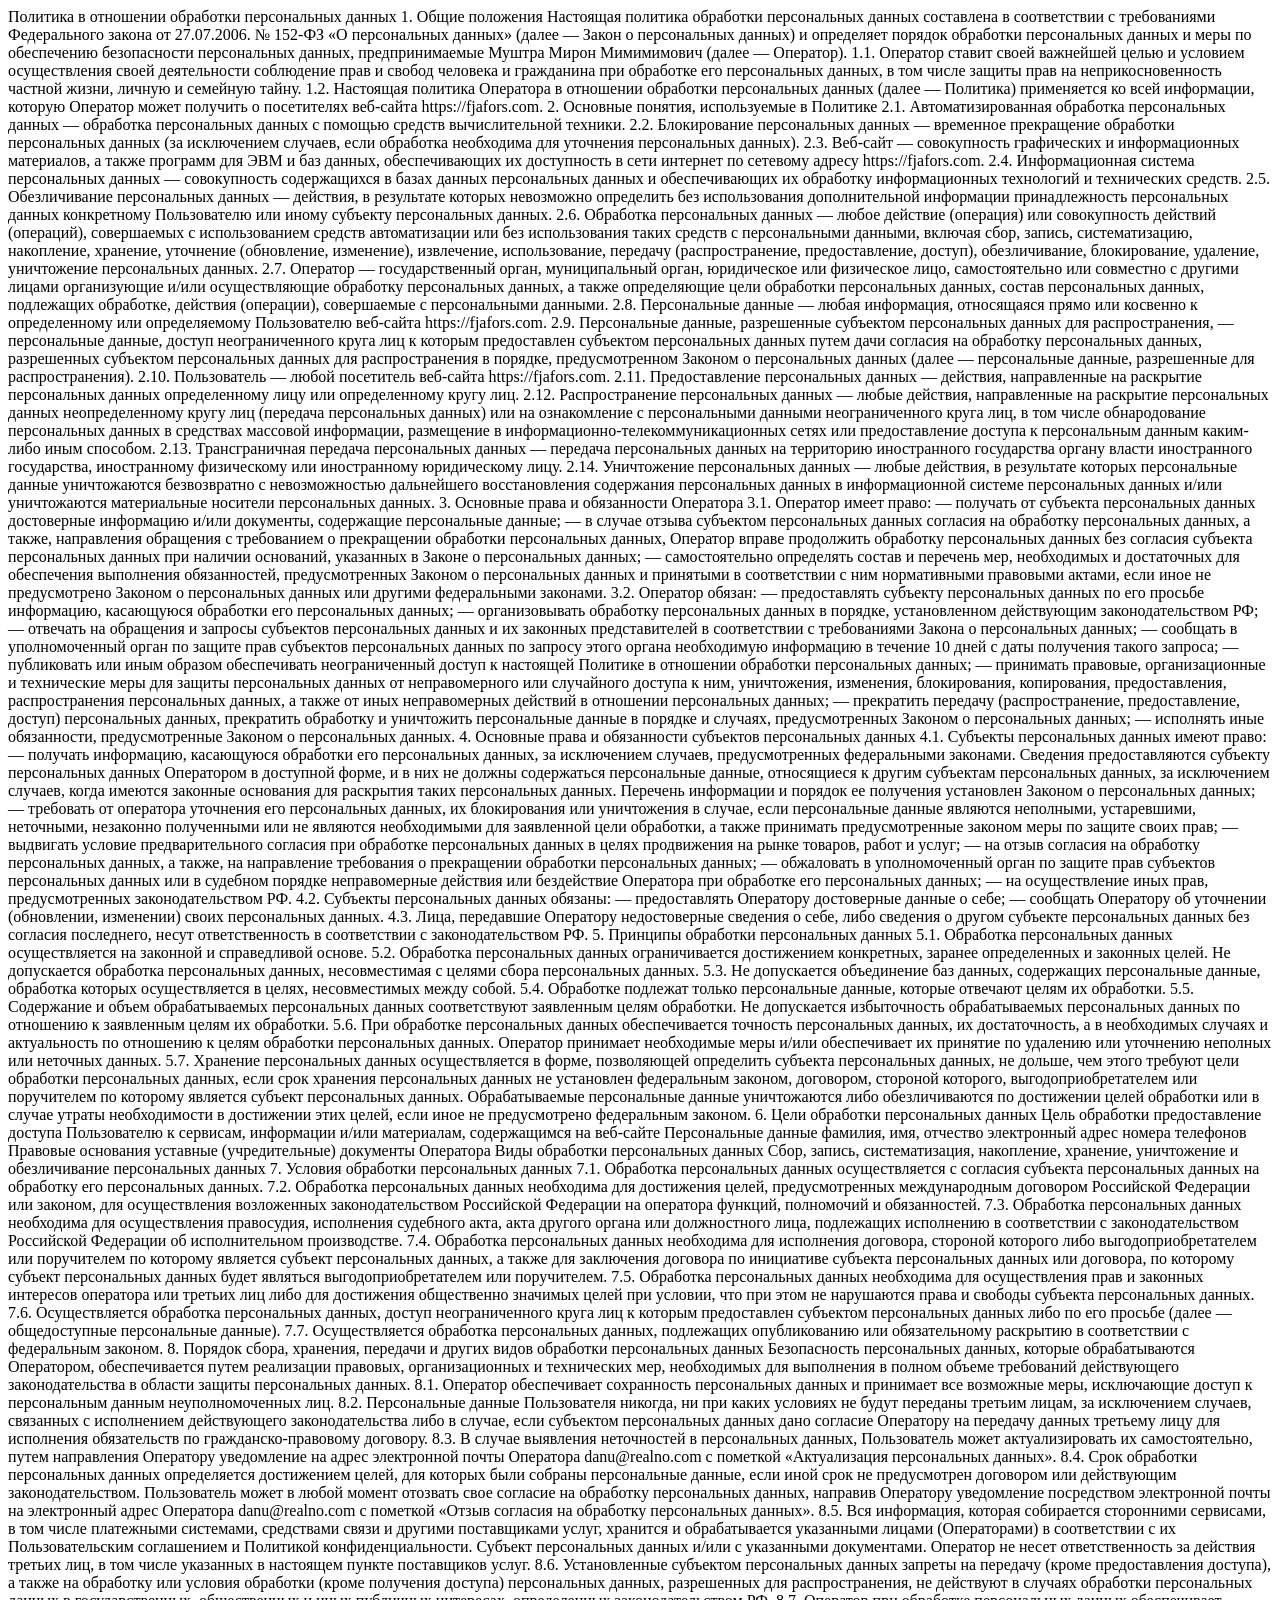
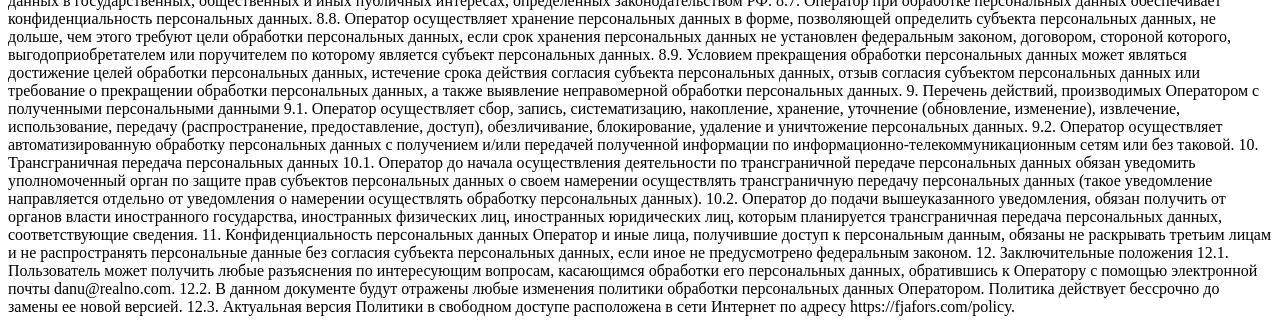
<file: dist_portfolio/policy.html>
<!DOCTYPE html>
<html lang="en">
<head>
    <meta charset="UTF-8">
    <meta name="viewport" content="width=device-width, initial-scale=1.0">
    <title>Policy</title>
</head>
<body>
    Политика в отношении обработки персональных данных
1. Общие положения
Настоящая политика обработки персональных данных составлена в соответствии с требованиями Федерального закона от 27.07.2006. № 152-ФЗ «О персональных данных» (далее — Закон о персональных данных) и определяет порядок обработки персональных данных и меры по обеспечению безопасности персональных данных, предпринимаемые Муштра Мирон Мимимимович (далее — Оператор).
1.1. Оператор ставит своей важнейшей целью и условием осуществления своей деятельности соблюдение прав и свобод человека и гражданина при обработке его персональных данных, в том числе защиты прав на неприкосновенность частной жизни, личную и семейную тайну.
1.2. Настоящая политика Оператора в отношении обработки персональных данных (далее — Политика) применяется ко всей информации, которую Оператор может получить о посетителях веб-сайта https://fjafors.com.
2. Основные понятия, используемые в Политике
2.1. Автоматизированная обработка персональных данных — обработка персональных данных с помощью средств вычислительной техники.
2.2. Блокирование персональных данных — временное прекращение обработки персональных данных (за исключением случаев, если обработка необходима для уточнения персональных данных).
2.3. Веб-сайт — совокупность графических и информационных материалов, а также программ для ЭВМ и баз данных, обеспечивающих их доступность в сети интернет по сетевому адресу https://fjafors.com.
2.4. Информационная система персональных данных — совокупность содержащихся в базах данных персональных данных и обеспечивающих их обработку информационных технологий и технических средств.
2.5. Обезличивание персональных данных — действия, в результате которых невозможно определить без использования дополнительной информации принадлежность персональных данных конкретному Пользователю или иному субъекту персональных данных.
2.6. Обработка персональных данных — любое действие (операция) или совокупность действий (операций), совершаемых с использованием средств автоматизации или без использования таких средств с персональными данными, включая сбор, запись, систематизацию, накопление, хранение, уточнение (обновление, изменение), извлечение, использование, передачу (распространение, предоставление, доступ), обезличивание, блокирование, удаление, уничтожение персональных данных.
2.7. Оператор — государственный орган, муниципальный орган, юридическое или физическое лицо, самостоятельно или совместно с другими лицами организующие и/или осуществляющие обработку персональных данных, а также определяющие цели обработки персональных данных, состав персональных данных, подлежащих обработке, действия (операции), совершаемые с персональными данными.
2.8. Персональные данные — любая информация, относящаяся прямо или косвенно к определенному или определяемому Пользователю веб-сайта https://fjafors.com.
2.9. Персональные данные, разрешенные субъектом персональных данных для распространения, — персональные данные, доступ неограниченного круга лиц к которым предоставлен субъектом персональных данных путем дачи согласия на обработку персональных данных, разрешенных субъектом персональных данных для распространения в порядке, предусмотренном Законом о персональных данных (далее — персональные данные, разрешенные для распространения).
2.10. Пользователь — любой посетитель веб-сайта https://fjafors.com.
2.11. Предоставление персональных данных — действия, направленные на раскрытие персональных данных определенному лицу или определенному кругу лиц.
2.12. Распространение персональных данных — любые действия, направленные на раскрытие персональных данных неопределенному кругу лиц (передача персональных данных) или на ознакомление с персональными данными неограниченного круга лиц, в том числе обнародование персональных данных в средствах массовой информации, размещение в информационно-телекоммуникационных сетях или предоставление доступа к персональным данным каким-либо иным способом.
2.13. Трансграничная передача персональных данных — передача персональных данных на территорию иностранного государства органу власти иностранного государства, иностранному физическому или иностранному юридическому лицу.
2.14. Уничтожение персональных данных — любые действия, в результате которых персональные данные уничтожаются безвозвратно с невозможностью дальнейшего восстановления содержания персональных данных в информационной системе персональных данных и/или уничтожаются материальные носители персональных данных.
3. Основные права и обязанности Оператора
3.1. Оператор имеет право:
— получать от субъекта персональных данных достоверные информацию и/или документы, содержащие персональные данные;
— в случае отзыва субъектом персональных данных согласия на обработку персональных данных, а также, направления обращения с требованием о прекращении обработки персональных данных, Оператор вправе продолжить обработку персональных данных без согласия субъекта персональных данных при наличии оснований, указанных в Законе о персональных данных;
— самостоятельно определять состав и перечень мер, необходимых и достаточных для обеспечения выполнения обязанностей, предусмотренных Законом о персональных данных и принятыми в соответствии с ним нормативными правовыми актами, если иное не предусмотрено Законом о персональных данных или другими федеральными законами.
3.2. Оператор обязан:
— предоставлять субъекту персональных данных по его просьбе информацию, касающуюся обработки его персональных данных;
— организовывать обработку персональных данных в порядке, установленном действующим законодательством РФ;
— отвечать на обращения и запросы субъектов персональных данных и их законных представителей в соответствии с требованиями Закона о персональных данных;
— сообщать в уполномоченный орган по защите прав субъектов персональных данных по запросу этого органа необходимую информацию в течение 10 дней с даты получения такого запроса;
— публиковать или иным образом обеспечивать неограниченный доступ к настоящей Политике в отношении обработки персональных данных;
— принимать правовые, организационные и технические меры для защиты персональных данных от неправомерного или случайного доступа к ним, уничтожения, изменения, блокирования, копирования, предоставления, распространения персональных данных, а также от иных неправомерных действий в отношении персональных данных;
— прекратить передачу (распространение, предоставление, доступ) персональных данных, прекратить обработку и уничтожить персональные данные в порядке и случаях, предусмотренных Законом о персональных данных;
— исполнять иные обязанности, предусмотренные Законом о персональных данных.
4. Основные права и обязанности субъектов персональных данных
4.1. Субъекты персональных данных имеют право:
— получать информацию, касающуюся обработки его персональных данных, за исключением случаев, предусмотренных федеральными законами. Сведения предоставляются субъекту персональных данных Оператором в доступной форме, и в них не должны содержаться персональные данные, относящиеся к другим субъектам персональных данных, за исключением случаев, когда имеются законные основания для раскрытия таких персональных данных. Перечень информации и порядок ее получения установлен Законом о персональных данных;
— требовать от оператора уточнения его персональных данных, их блокирования или уничтожения в случае, если персональные данные являются неполными, устаревшими, неточными, незаконно полученными или не являются необходимыми для заявленной цели обработки, а также принимать предусмотренные законом меры по защите своих прав;
— выдвигать условие предварительного согласия при обработке персональных данных в целях продвижения на рынке товаров, работ и услуг;
— на отзыв согласия на обработку персональных данных, а также, на направление требования о прекращении обработки персональных данных;
— обжаловать в уполномоченный орган по защите прав субъектов персональных данных или в судебном порядке неправомерные действия или бездействие Оператора при обработке его персональных данных;
— на осуществление иных прав, предусмотренных законодательством РФ.
4.2. Субъекты персональных данных обязаны:
— предоставлять Оператору достоверные данные о себе;
— сообщать Оператору об уточнении (обновлении, изменении) своих персональных данных.
4.3. Лица, передавшие Оператору недостоверные сведения о себе, либо сведения о другом субъекте персональных данных без согласия последнего, несут ответственность в соответствии с законодательством РФ.
5. Принципы обработки персональных данных
5.1. Обработка персональных данных осуществляется на законной и справедливой основе.
5.2. Обработка персональных данных ограничивается достижением конкретных, заранее определенных и законных целей. Не допускается обработка персональных данных, несовместимая с целями сбора персональных данных.
5.3. Не допускается объединение баз данных, содержащих персональные данные, обработка которых осуществляется в целях, несовместимых между собой.
5.4. Обработке подлежат только персональные данные, которые отвечают целям их обработки.
5.5. Содержание и объем обрабатываемых персональных данных соответствуют заявленным целям обработки. Не допускается избыточность обрабатываемых персональных данных по отношению к заявленным целям их обработки.
5.6. При обработке персональных данных обеспечивается точность персональных данных, их достаточность, а в необходимых случаях и актуальность по отношению к целям обработки персональных данных. Оператор принимает необходимые меры и/или обеспечивает их принятие по удалению или уточнению неполных или неточных данных.
5.7. Хранение персональных данных осуществляется в форме, позволяющей определить субъекта персональных данных, не дольше, чем этого требуют цели обработки персональных данных, если срок хранения персональных данных не установлен федеральным законом, договором, стороной которого, выгодоприобретателем или поручителем по которому является субъект персональных данных. Обрабатываемые персональные данные уничтожаются либо обезличиваются по достижении целей обработки или в случае утраты необходимости в достижении этих целей, если иное не предусмотрено федеральным законом.
6. Цели обработки персональных данных
Цель обработки	предоставление доступа Пользователю к сервисам, информации и/или материалам, содержащимся на веб-сайте
Персональные данные	
фамилия, имя, отчество
электронный адрес
номера телефонов
Правовые основания	
уставные (учредительные) документы Оператора
Виды обработки персональных данных	
Сбор, запись, систематизация, накопление, хранение, уничтожение и обезличивание персональных данных
7. Условия обработки персональных данных
7.1. Обработка персональных данных осуществляется с согласия субъекта персональных данных на обработку его персональных данных.
7.2. Обработка персональных данных необходима для достижения целей, предусмотренных международным договором Российской Федерации или законом, для осуществления возложенных законодательством Российской Федерации на оператора функций, полномочий и обязанностей.
7.3. Обработка персональных данных необходима для осуществления правосудия, исполнения судебного акта, акта другого органа или должностного лица, подлежащих исполнению в соответствии с законодательством Российской Федерации об исполнительном производстве.
7.4. Обработка персональных данных необходима для исполнения договора, стороной которого либо выгодоприобретателем или поручителем по которому является субъект персональных данных, а также для заключения договора по инициативе субъекта персональных данных или договора, по которому субъект персональных данных будет являться выгодоприобретателем или поручителем.
7.5. Обработка персональных данных необходима для осуществления прав и законных интересов оператора или третьих лиц либо для достижения общественно значимых целей при условии, что при этом не нарушаются права и свободы субъекта персональных данных.
7.6. Осуществляется обработка персональных данных, доступ неограниченного круга лиц к которым предоставлен субъектом персональных данных либо по его просьбе (далее — общедоступные персональные данные).
7.7. Осуществляется обработка персональных данных, подлежащих опубликованию или обязательному раскрытию в соответствии с федеральным законом.
8. Порядок сбора, хранения, передачи и других видов обработки персональных данных
Безопасность персональных данных, которые обрабатываются Оператором, обеспечивается путем реализации правовых, организационных и технических мер, необходимых для выполнения в полном объеме требований действующего законодательства в области защиты персональных данных.
8.1. Оператор обеспечивает сохранность персональных данных и принимает все возможные меры, исключающие доступ к персональным данным неуполномоченных лиц.
8.2. Персональные данные Пользователя никогда, ни при каких условиях не будут переданы третьим лицам, за исключением случаев, связанных с исполнением действующего законодательства либо в случае, если субъектом персональных данных дано согласие Оператору на передачу данных третьему лицу для исполнения обязательств по гражданско-правовому договору.
8.3. В случае выявления неточностей в персональных данных, Пользователь может актуализировать их самостоятельно, путем направления Оператору уведомление на адрес электронной почты Оператора danu@realno.com с пометкой «Актуализация персональных данных».
8.4. Срок обработки персональных данных определяется достижением целей, для которых были собраны персональные данные, если иной срок не предусмотрен договором или действующим законодательством.
Пользователь может в любой момент отозвать свое согласие на обработку персональных данных, направив Оператору уведомление посредством электронной почты на электронный адрес Оператора danu@realno.com с пометкой «Отзыв согласия на обработку персональных данных».
8.5. Вся информация, которая собирается сторонними сервисами, в том числе платежными системами, средствами связи и другими поставщиками услуг, хранится и обрабатывается указанными лицами (Операторами) в соответствии с их Пользовательским соглашением и Политикой конфиденциальности. Субъект персональных данных и/или с указанными документами. Оператор не несет ответственность за действия третьих лиц, в том числе указанных в настоящем пункте поставщиков услуг.
8.6. Установленные субъектом персональных данных запреты на передачу (кроме предоставления доступа), а также на обработку или условия обработки (кроме получения доступа) персональных данных, разрешенных для распространения, не действуют в случаях обработки персональных данных в государственных, общественных и иных публичных интересах, определенных законодательством РФ.
8.7. Оператор при обработке персональных данных обеспечивает конфиденциальность персональных данных.
8.8. Оператор осуществляет хранение персональных данных в форме, позволяющей определить субъекта персональных данных, не дольше, чем этого требуют цели обработки персональных данных, если срок хранения персональных данных не установлен федеральным законом, договором, стороной которого, выгодоприобретателем или поручителем по которому является субъект персональных данных.
8.9. Условием прекращения обработки персональных данных может являться достижение целей обработки персональных данных, истечение срока действия согласия субъекта персональных данных, отзыв согласия субъектом персональных данных или требование о прекращении обработки персональных данных, а также выявление неправомерной обработки персональных данных.
9. Перечень действий, производимых Оператором с полученными персональными данными
9.1. Оператор осуществляет сбор, запись, систематизацию, накопление, хранение, уточнение (обновление, изменение), извлечение, использование, передачу (распространение, предоставление, доступ), обезличивание, блокирование, удаление и уничтожение персональных данных.
9.2. Оператор осуществляет автоматизированную обработку персональных данных с получением и/или передачей полученной информации по информационно-телекоммуникационным сетям или без таковой.
10. Трансграничная передача персональных данных
10.1. Оператор до начала осуществления деятельности по трансграничной передаче персональных данных обязан уведомить уполномоченный орган по защите прав субъектов персональных данных о своем намерении осуществлять трансграничную передачу персональных данных (такое уведомление направляется отдельно от уведомления о намерении осуществлять обработку персональных данных).
10.2. Оператор до подачи вышеуказанного уведомления, обязан получить от органов власти иностранного государства, иностранных физических лиц, иностранных юридических лиц, которым планируется трансграничная передача персональных данных, соответствующие сведения.
11. Конфиденциальность персональных данных
Оператор и иные лица, получившие доступ к персональным данным, обязаны не раскрывать третьим лицам и не распространять персональные данные без согласия субъекта персональных данных, если иное не предусмотрено федеральным законом.
12. Заключительные положения
12.1. Пользователь может получить любые разъяснения по интересующим вопросам, касающимся обработки его персональных данных, обратившись к Оператору с помощью электронной почты danu@realno.com.
12.2. В данном документе будут отражены любые изменения политики обработки персональных данных Оператором. Политика действует бессрочно до замены ее новой версией.
12.3. Актуальная версия Политики в свободном доступе расположена в сети Интернет по адресу https://fjafors.com/policy.
</body>
</html>
</file>
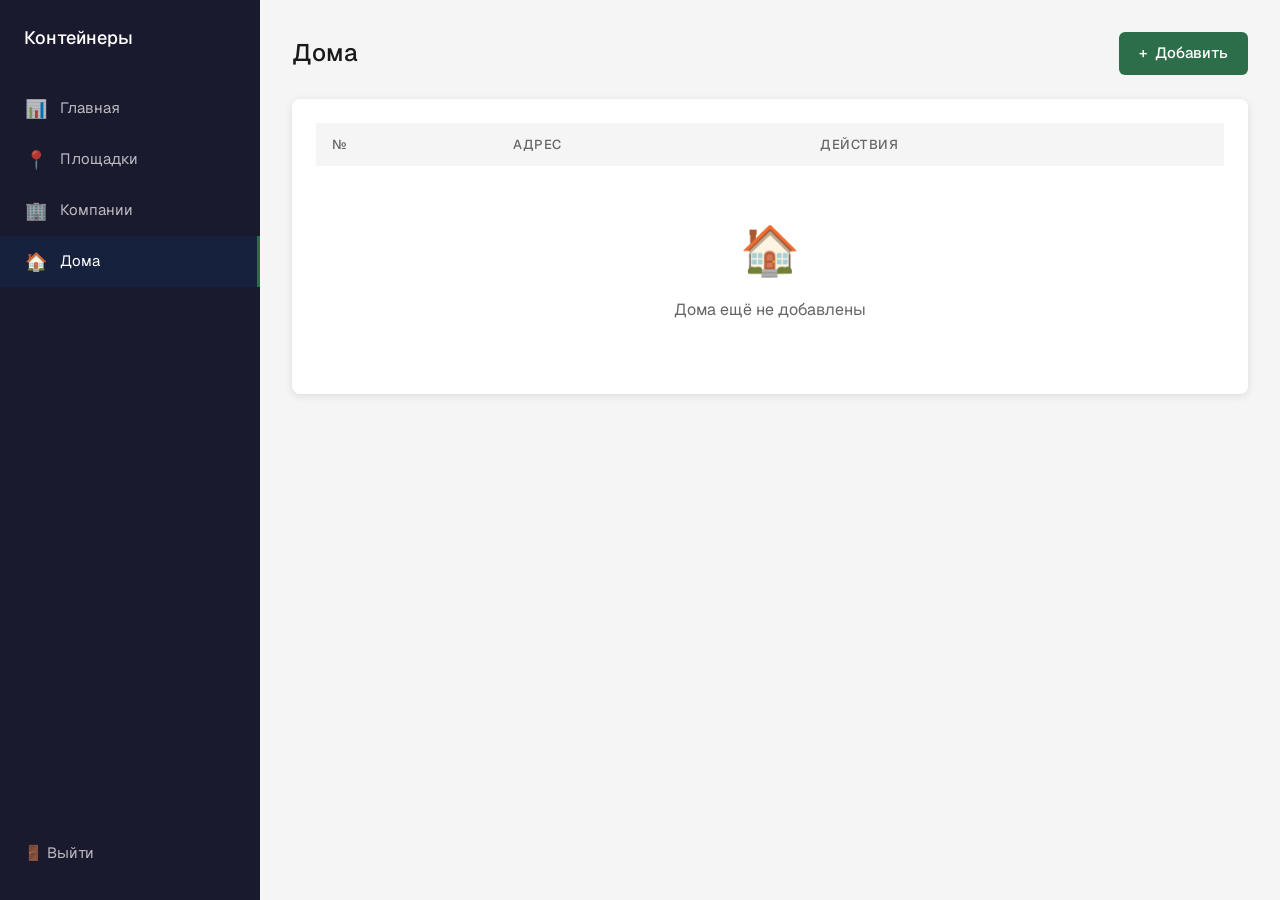
<file: projects/dist_waset-containers/buildings.html>
<!DOCTYPE html>
<html lang="ru">

<head>
    <meta charset="UTF-8">
    <meta name="viewport" content="width=device-width, initial-scale=1.0">

    <!-- Primary Meta Tags -->
    <title>Тестовое задание</title>
    <meta name="description"
        content="Тестовое задание" />

    <!-- Open Graph / Facebook --><!-- Meta Tags Generated with https://metatags.io -->
    <meta property="og:type" content="website" />
    <meta property="og:url" content="https://тест.ру/" />
    <meta property="og:title" content="Тестовое задание" />
    <meta property="og:description"
        content="Тестовое задание" />
    <meta property="og:image" content="https://metatags.io/images/meta-tags.png" />

    <!-- X (Twitter) -->
    <meta property="twitter:card" content="summary_large_image" />
    <meta property="twitter:url" content="https://тест.ру/" />
    <meta property="twitter:title" content="Тестовое задание" />
    <meta property="twitter:description" content="Тестовое задание" />
    <meta property="twitter:image" content="https://metatags.io/images/meta-tags.png" />


    <!-- Favicon https://www.favicon-generator.org/ -->
    <link rel="apple-touch-icon" sizes="57x57" href="icons/favicon/apple-icon-57x57.png">
    <link rel="apple-touch-icon" sizes="60x60" href="icons/favicon/apple-icon-60x60.png">
    <link rel="apple-touch-icon" sizes="72x72" href="icons/favicon/apple-icon-72x72.png">
    <link rel="apple-touch-icon" sizes="76x76" href="icons/favicon/apple-icon-76x76.png">
    <link rel="apple-touch-icon" sizes="114x114" href="icons/favicon/apple-icon-114x114.png">
    <link rel="apple-touch-icon" sizes="120x120" href="icons/favicon/apple-icon-120x120.png">
    <link rel="apple-touch-icon" sizes="144x144" href="icons/favicon/apple-icon-144x144.png">
    <link rel="apple-touch-icon" sizes="152x152" href="icons/favicon/apple-icon-152x152.png">
    <link rel="apple-touch-icon" sizes="180x180" href="icons/favicon/apple-icon-180x180.png">
    <link rel="icon" type="image/png" sizes="192x192" href="icons/favicon/android-icon-192x192.png">
    <link rel="icon" type="image/png" sizes="32x32" href="icons/favicon/favicon-32x32.png">
    <link rel="icon" type="image/png" sizes="96x96" href="icons/favicon/favicon-96x96.png">
    <link rel="icon" type="image/png" sizes="16x16" href="icons/favicon/favicon-16x16.png">
    <link rel="manifest" href="icons/favicon/manifest.json">
    <meta name="msapplication-TileColor" content="#ffffff">
    <meta name="msapplication-TileImage" content="icons/favicon/ms-icon-144x144.png">
    <meta name="theme-color" content="#ffffff">
    <link rel="stylesheet" href="css/style.min.css">
</head>

<body>

    <div class="layout">

        <aside class="sidebar" aria-label="Боковая панель">
            <div class="sidebar__top">
                <div class="sidebar__logo">
                    <a class="sidebar__logo-link" href="#">Контейнеры</a>
                </div>
                <button class="sidebar__burger" type="button" id="burgerBtn" aria-label="Открыть меню"
                    aria-expanded="false">
                    <span class="sidebar__burger-line"></span>
                    <span class="sidebar__burger-line"></span>
                    <span class="sidebar__burger-line"></span>
                </button>
            </div>
            <nav class="sidebar__nav" id="sidebarNav" aria-label="Основная навигация">
                <ul class="sidebar__list">
                    <li class="sidebar__item">
                        <a href="dashboard.html" class="sidebar__link">
                            <span class="sidebar__icon" aria-hidden="true">📊</span>
                            Главная
                        </a>
                    </li>
                    <li class="sidebar__item">
                        <a href="platforms.html" class="sidebar__link">
                            <span class="sidebar__icon" aria-hidden="true">📍</span>
                            Площадки
                        </a>
                    </li>
                    <li class="sidebar__item">
                        <a href="companies.html" class="sidebar__link">
                            <span class="sidebar__icon" aria-hidden="true">🏢</span>
                            Компании
                        </a>
                    </li>
                    <li class="sidebar__item">
                        <a href="buildings.html" class="sidebar__link sidebar__link--active" aria-current="page">
                            <span class="sidebar__icon" aria-hidden="true">🏠</span>
                            Дома
                        </a>
                    </li>
                </ul>
            </nav>
            <button class="sidebar__logout" type="button" id="logoutBtn">
                <span aria-hidden="true">🚪</span> Выйти
            </button>
        </aside>

        <main class="buildings">

            <div class="buildings__header">
                <h1 class="buildings__title">Дома</h1>
                <button class="btn btn--primary" type="button" id="addBuildingBtn">
                    <span class="btn__icon" aria-hidden="true">+</span>
                    <span class="btn__text">Добавить</span>
                </button>
            </div>

            <div class="card">

                <table class="card__table table">
                    <caption class="visually-hidden" id="buildings-caption">Список домов</caption>
                    <thead class="table__head">
                        <tr class="table__row">
                            <th class="table__cell" scope="col">№</th>
                            <th class="table__cell" scope="col">Адрес</th>
                            <th class="table__cell" scope="col">Действия</th>
                        </tr>
                    </thead>
                    <tbody id="buildingsTableBody">
                    </tbody>
                </table>

                <p class="card__empty-state empty-state" id="emptyState" role="status">
                    <span class="empty-state__icon" aria-hidden="true">🏠</span>
                    <span class="empty-state__text">Дома ещё не добавлены</span>
                </p>
            </div>

        </main>

    </div>

    <!-- Модалка: Добавить / Редактировать -->
    <div class="modal-overlay" id="buildingModal" role="dialog" aria-labelledby="modalTitle" aria-modal="true">
        <div class="modal">
            <h2 class="modal__title" id="modalTitle">Добавить дом</h2>
            <form id="buildingForm">
                <input type="hidden" id="buildingId">

                <div class="form-group">
                    <label class="form-group__label" for="buildingAddress">Адрес *</label>
                    <input class="form-group__input" type="text" id="buildingAddress"
                        placeholder="ул. Ленина, д. 15" required>
                </div>

                <div class="modal__buttons">
                    <button type="button" class="btn btn--outline" id="cancelBuildingBtn">
                        Отмена
                    </button>
                    <button type="submit" class="btn btn--primary">
                        Сохранить
                    </button>
                </div>
            </form>
        </div>
    </div>

    <!-- Модалка: Подтверждение удаления -->
    <div class="modal-overlay" id="deleteModal" role="dialog" aria-labelledby="deleteTitle" aria-modal="true">
        <div class="modal">
            <h2 class="modal__title" id="deleteTitle">Удалить дом?</h2>
            <p class="modal__text">Это действие нельзя отменить.</p>
            <div class="modal__buttons">
                <button class="btn btn--outline" type="button" id="cancelDeleteBtn">Отмена</button>
                <button class="btn btn--danger" type="button" id="confirmDeleteBtn">Удалить</button>
            </div>
        </div>
    </div>

    <script src="js/script.min.js"></script>
</body>

</html>
</file>
<file: css/style.min.css>
/*!
 * Bootstrap Reboot v4.3.1 (https://getbootstrap.com/)
 * Copyright 2011-2019 The Bootstrap Authors
 * Copyright 2011-2019 Twitter, Inc.
 * Licensed under MIT (https://github.com/twbs/bootstrap/blob/master/LICENSE)
 * Forked from Normalize.css, licensed MIT (https://github.com/necolas/normalize.css/blob/master/LICENSE.md)
 */*,::after,::before{-webkit-box-sizing:border-box;box-sizing:border-box}html{font-family:sans-serif;line-height:1.15;-webkit-text-size-adjust:100%;-webkit-tap-highlight-color:rgba(0,0,0,0)}article,aside,figcaption,figure,footer,header,hgroup,main,nav,section{display:block}body{margin:0;font-family:-apple-system,BlinkMacSystemFont,"Segoe UI",Roboto,"Helvetica Neue",Arial,"Noto Sans",sans-serif,"Apple Color Emoji","Segoe UI Emoji","Segoe UI Symbol","Noto Color Emoji";font-size:1rem;font-weight:400;line-height:1.5;color:#212529;text-align:left;background-color:#fff}[tabindex="-1"]:focus{outline:0 !important}hr{-webkit-box-sizing:content-box;box-sizing:content-box;height:0;overflow:visible}h1,h2,h3,h4,h5,h6{margin-top:0;margin-bottom:0;-webkit-margin-before:0;margin-block-start:0;-webkit-margin-after:0;margin-block-end:0}p{margin-top:0;margin-bottom:0}abbr[data-original-title],abbr[title]{text-decoration:underline;-webkit-text-decoration:underline dotted;text-decoration:underline dotted;cursor:help;border-bottom:0;-webkit-text-decoration-skip-ink:none;text-decoration-skip-ink:none}address{margin-bottom:1rem;font-style:normal;line-height:inherit}dl,ol,ul{margin:0;padding:0}ul{list-style:none}ol ol,ol ul,ul ol,ul ul{margin-bottom:0}dt{font-weight:700}dd{margin-bottom:.5rem;margin-left:0}blockquote{margin:0 0 1rem}b,strong{font-weight:bolder}small{font-size:100%}sub,sup{position:relative;font-size:75%;line-height:0;vertical-align:baseline}sub{bottom:-0.25em}sup{top:-0.5em}a{display:block;color:#000;text-decoration:none;background-color:rgba(0,0,0,0)}a:not([href]):not([tabindex]){color:inherit;text-decoration:none}a:not([href]):not([tabindex]):focus,a:not([href]):not([tabindex]):hover{color:inherit;text-decoration:none}a:not([href]):not([tabindex]):focus{outline:0}code,kbd,pre,samp{font-family:SFMono-Regular,Menlo,Monaco,Consolas,"Liberation Mono","Courier New",monospace;font-size:1em}pre{margin-top:0;margin-bottom:1rem;overflow:auto}figure{margin:0}img{vertical-align:middle;border-style:none}svg{overflow:hidden;vertical-align:middle}table{border-collapse:collapse}caption{padding-top:.75rem;padding-bottom:.75rem;color:#6c757d;text-align:left;caption-side:bottom}th{text-align:inherit}label{display:inline-block;margin-bottom:.5rem}button{border-radius:0}button:focus{outline:1px dotted;outline:5px auto -webkit-focus-ring-color}button,input,optgroup,select,textarea{margin:0;font-family:inherit;font-size:inherit;line-height:inherit}button,input{overflow:visible}button,select{text-transform:none}select{word-wrap:normal}[type=button],[type=reset],[type=submit],button{-webkit-appearance:button}[type=button]:not(:disabled),[type=reset]:not(:disabled),[type=submit]:not(:disabled),button:not(:disabled){cursor:pointer}[type=button]::-moz-focus-inner,[type=reset]::-moz-focus-inner,[type=submit]::-moz-focus-inner,button::-moz-focus-inner{padding:0;border-style:none}input[type=checkbox],input[type=radio]{-webkit-box-sizing:border-box;box-sizing:border-box;padding:0}input[type=date],input[type=datetime-local],input[type=month],input[type=time]{-webkit-appearance:listbox}textarea{overflow:auto;resize:vertical}fieldset{min-width:0;padding:0;margin:0;border:0}legend{display:block;width:100%;max-width:100%;padding:0;margin-bottom:.5rem;font-size:1.5rem;line-height:inherit;color:inherit;white-space:normal}progress{vertical-align:baseline}[type=number]::-webkit-inner-spin-button,[type=number]::-webkit-outer-spin-button{height:auto}[type=search]{outline-offset:-2px;-webkit-appearance:none}[type=search]::-webkit-search-decoration{-webkit-appearance:none}::-webkit-file-upload-button{font:inherit;-webkit-appearance:button}output{display:inline-block}summary{display:list-item;cursor:pointer}template{display:none}[hidden]{display:none !important}@font-face{font-family:"Geist";src:url("../fonts/Geist-Light.woff2") format("woff2");font-weight:300;font-style:normal;font-display:swap}@font-face{font-family:"Geist";src:url("../fonts/Geist-Medium.woff2") format("woff2");font-weight:500;font-style:normal;font-display:swap}@font-face{font-family:"Geist";src:url("../fonts/Geist-Regular.woff2") format("woff2");font-weight:400;font-style:normal;font-display:swap}:root{--main-color: #eeeeee;--border: 1px solid #000;--height-header: 71px;--footer-padding: 32px}.header{background-color:var(--main-color);z-index:3;position:fixed;left:0;top:0;width:100%;-webkit-transition:-webkit-transform .2s;transition:-webkit-transform .2s;transition:transform .2s;transition:transform .2s, -webkit-transform .2s}.header.hide{-webkit-transform:translateY(-100%);-ms-transform:translateY(-100%);transform:translateY(-100%)}.header .container{padding:0}.menu__list{display:-webkit-box;display:-ms-flexbox;display:flex;-webkit-box-pack:justify;-ms-flex-pack:justify;justify-content:space-between;border-top:var(--border);border-bottom:var(--border)}.menu__item{border-right:var(--border);height:var(--height-header);width:100%;-webkit-transition:background-color .2s;transition:background-color .2s}.menu__item:last-child{border-right:none}.menu__item:hover{background-color:#f5f5f5}.menu__link{display:-webkit-box;display:-ms-flexbox;display:flex;-webkit-box-pack:center;-ms-flex-pack:center;justify-content:center;-webkit-box-align:center;-ms-flex-align:center;align-items:center;font-size:14px;line-height:1.57;font-weight:500;text-transform:uppercase;height:100%;width:100%;padding:10px;-webkit-transition:-webkit-transform .2s;transition:-webkit-transform .2s;transition:transform .2s;transition:transform .2s, -webkit-transform .2s}.menu__link:hover{-webkit-transform:scale(1.15);-ms-transform:scale(1.15);transform:scale(1.15)}.footer__content{font-size:14px;line-height:1.57;font-weight:500;text-transform:uppercase;border-top:var(--border)}.footer__menu{padding:var(--footer-padding);border-bottom:var(--border)}.footer__menu-item{padding-bottom:8px}.footer__menu-item:last-child{padding-bottom:0}.footer__menu-link{display:inline-block;-webkit-transition:-webkit-transform .2s;transition:-webkit-transform .2s;transition:transform .2s;transition:transform .2s, -webkit-transform .2s}.footer__menu-link:hover{-webkit-transform:scale(1.15);-ms-transform:scale(1.15);transform:scale(1.15)}.footer__copy{display:-webkit-box;display:-ms-flexbox;display:flex;padding:var(--footer-padding)}.hero__title{font-size:45px;font-weight:300;line-height:1.3;letter-spacing:-0.04em;text-align:center;padding:10px 10px}.hero__photo{display:block;width:100%;height:auto}.hero__description{font-size:20px;line-height:1.3;font-weight:400;padding:20px;border-bottom:var(--border)}.social{padding:20px;border-bottom:var(--border)}.social__item:not(:last-child){padding-bottom:8px}.social__link{display:inline-block;font-size:14px;line-height:1.57;font-weight:500;text-transform:uppercase;-webkit-transition:-webkit-transform .2s;transition:-webkit-transform .2s;transition:transform .2s;transition:transform .2s, -webkit-transform .2s}.social__link:hover{-webkit-transform:scale(1.15);-ms-transform:scale(1.15);transform:scale(1.15)}.services{padding:72px 20px}.services__heading{font-size:20px;line-height:1.3;font-weight:400;text-align:center;letter-spacing:-0.01em;margin-bottom:32px}.services-card+.services-card{margin-top:32px}.services-card__title{font-size:53px;line-height:.96;font-weight:300;letter-spacing:-0.04em;font-size:clamp(53px,-0.483rem + 18.977vw,220px);text-align:center;margin-bottom:16px}.services-card__title--uppercase{text-transform:uppercase}.services-card__list{display:-webkit-box;display:-ms-flexbox;display:flex;-webkit-box-pack:center;-ms-flex-pack:center;justify-content:center;-ms-flex-wrap:wrap;flex-wrap:wrap;gap:16px}.works{scroll-margin-top:var(--height-header)}.works__container{overflow:hidden}.works__moving-text{display:-webkit-box;display:-ms-flexbox;display:flex;will-change:transform;-webkit-box-align:center;-ms-flex-align:center;align-items:center;border-top:var(--border);border-bottom:var(--border);width:-webkit-max-content;width:-moz-max-content;width:max-content;-webkit-backface-visibility:hidden;backface-visibility:hidden}.works__moving-group{display:-webkit-box;display:-ms-flexbox;display:flex;-webkit-box-align:center;-ms-flex-align:center;align-items:center;-webkit-column-gap:80px;-moz-column-gap:80px;column-gap:80px;-ms-flex-negative:0;flex-shrink:0;padding-right:80px}.works__title{font-size:clamp(60px,3.023rem + 3.636vw,92px);line-height:clamp(100px,5.568rem + 3.409vw,133px);font-weight:300;letter-spacing:-0.04em}.work-card{border-bottom:var(--border);-webkit-transition:-webkit-transform .2s;transition:-webkit-transform .2s;transition:transform .2s;transition:transform .2s, -webkit-transform .2s}.work-card__picture{overflow:hidden}.work-card__img{display:block;width:100%;height:auto;max-width:600px;-o-object-fit:cover;object-fit:cover;-webkit-transition:-webkit-transform .2s;transition:-webkit-transform .2s;transition:transform .2s;transition:transform .2s, -webkit-transform .2s}.work-card__caption{padding:20px}.work-card__title{display:-webkit-box;display:-ms-flexbox;display:flex;-webkit-column-gap:12px;-moz-column-gap:12px;column-gap:12px}.work-card__name{font-size:14px;line-height:1.57;font-weight:500}.work-card__name::after{content:" ]"}.work-card__name::before{content:"[ "}.work-card__name{text-transform:uppercase;color:#20242f}.work-card__description{margin-top:32px;color:#20242f}.work-card--visible .work-card__img{-webkit-transform:scale(1.05);-ms-transform:scale(1.05);transform:scale(1.05)}.work-card:hover .work-card__img{-webkit-transform:scale(1.05);-ms-transform:scale(1.05);transform:scale(1.05)}.contact__container{padding:56px 16px}.contact__title{font-size:20px;line-height:1.3;font-weight:400;text-align:center}.contact__cta{font-size:clamp(5.75rem,2.841rem + 14.545vw,13.75rem);line-height:.96;font-weight:300;letter-spacing:-0.04em;text-align:center;margin-bottom:clamp(.938rem,.188rem + 3.75vw,3rem)}.contact__item{padding:0 10px}.contact__item:not(:last-child){margin-bottom:15px}.contact__link{-webkit-transition:-webkit-transform .2s;transition:-webkit-transform .2s;transition:transform .2s;transition:transform .2s, -webkit-transform .2s}.contact__link:hover{-webkit-transform:scale(1.15);-ms-transform:scale(1.15);transform:scale(1.15)}.contact__icon-svg{width:40px;height:40px;display:block;margin:0 auto}.contact__mail{font-size:14px;line-height:1.57;font-weight:500;text-transform:uppercase;text-align:center;display:block}@media(hover: none){.menu__item:hover{background-color:rgba(0,0,0,0)}.menu__link:hover{-webkit-transform:none;-ms-transform:none;transform:none}}@media(min-width: 1200px){.menu__list{border-inline:var(--border)}}@media(hover: none){.footer__menu-link:hover{-webkit-transform:none;-ms-transform:none;transform:none}}@media(min-width: 500px){.footer__content{display:grid;grid-template-columns:1fr 1fr}.footer__menu{border-right:var(--border);border-bottom:none}.footer__menu,.footer__copy{display:-webkit-box;display:-ms-flexbox;display:flex;-webkit-box-pack:center;-ms-flex-pack:center;justify-content:center;-webkit-box-align:center;-ms-flex-align:center;align-items:center}.footer__menu-link{display:block;text-align:center}}@media(min-width: 1200px){.footer__container{border-inline:var(--border)}}@media(hover: none){.social__link:hover{-webkit-transform:none;-ms-transform:none;transform:none}}@media(min-width: 390px){.hero__title{font-size:clamp(3rem,-0.07rem + 12.593vw,9.375rem)}}@media(min-width: 650px){.hero__content{display:-webkit-box;display:-ms-flexbox;display:flex}.hero__description{width:75%;padding:30px 32px;border-right:var(--border)}.hero__paragraph{max-width:427px}.social{width:25%;padding:28px 32px 28px 20px}}@media(min-width: 1218px){.hero__title,.hero__content{border-inline:var(--border)}}@media(min-width: 1100px){.services{padding:120px 16px}.services__heading{margin-bottom:40px}.services-card+.services-card{margin-top:64px}}@media(min-width: 1218px){.services{max-width:1200px;margin:0 auto;border-inline:var(--border)}}@media(hover: none){.footer__menu-link:hover{-webkit-transform:none;-ms-transform:none;transform:none}}@media(min-width: 600px){.work-card__figure{display:-webkit-box;display:-ms-flexbox;display:flex}.work-card__picture,.work-card__caption{width:50%;width:50%}.work-card__img{height:100%}.work-card__picture--reflected{-webkit-box-ordinal-group:3;-ms-flex-order:2;order:2}.work-card__title--reflected{-webkit-box-pack:end;-ms-flex-pack:end;justify-content:end}.work-card__description--reflected{text-align:right}}@media(min-width: 800px){.work-card__caption{display:-webkit-box;display:-ms-flexbox;display:flex;padding:32px;-webkit-column-gap:32px;-moz-column-gap:32px;column-gap:32px;-webkit-box-pack:justify;-ms-flex-pack:justify;justify-content:space-between}.work-card__title{-webkit-box-orient:vertical;-webkit-box-direction:normal;-ms-flex-direction:column;flex-direction:column;-webkit-box-pack:end;-ms-flex-pack:end;justify-content:end;row-gap:12px}.work-card__name{-webkit-box-ordinal-group:3;-ms-flex-order:2;order:2}.work-card__name,.work-card__year{-webkit-writing-mode:vertical-rl;-ms-writing-mode:tb-rl;writing-mode:vertical-rl;-webkit-transform:rotate(180deg);-ms-transform:rotate(180deg);transform:rotate(180deg)}.work-card__description{display:-webkit-box;display:-ms-flexbox;display:flex;-webkit-box-align:end;-ms-flex-align:end;align-items:end;margin-top:0;text-align:right;max-width:380px}.work-card__title--reflected{-webkit-box-ordinal-group:3;-ms-flex-order:2;order:2}.work-card__description--reflected{text-align:left}}@media(min-width: 1218px){.works__list{border-inline:var(--border)}}@media(hover: none){.contact__link:hover{-webkit-transform:none;-ms-transform:none;transform:none}}@media(min-width: 800px){.contact__container{padding:80px 16px}}@media(min-width: 1218px){.contact{max-width:1200px;margin:0 auto;border-inline:var(--border)}}html{scroll-behavior:smooth}body{font-family:"Geist",sans-serif;font-size:18px;line-height:1.33;font-weight:300;color:#20242f;background-color:var(--main-color)}.container{max-width:1200px;margin:0 auto}html,body{height:100%}.wrapper{min-height:100%;display:-webkit-box;display:-ms-flexbox;display:flex;-webkit-box-orient:vertical;-webkit-box-direction:normal;-ms-flex-direction:column;flex-direction:column}.main{-webkit-box-flex:1;-ms-flex-positive:1;flex-grow:1;padding-top:73px}.visually-hidden{position:absolute;width:1px;height:1px;margin:-1px;border:0;padding:0;white-space:nowrap;clip-path:inset(100%);clip:rect(0 0 0 0);overflow:hidden}
</file>
<file: dist_federation/css/style.min.css>
/*!
 * Bootstrap Reboot v4.3.1 (https://getbootstrap.com/)
 * Copyright 2011-2019 The Bootstrap Authors
 * Copyright 2011-2019 Twitter, Inc.
 * Licensed under MIT (https://github.com/twbs/bootstrap/blob/master/LICENSE)
 * Forked from Normalize.css, licensed MIT (https://github.com/necolas/normalize.css/blob/master/LICENSE.md)
 */*,::after,::before{-webkit-box-sizing:border-box;box-sizing:border-box}html{font-family:sans-serif;line-height:1.15}article,aside,figcaption,figure,footer,header,hgroup,main,nav,section{display:block}body{margin:0;font-family:-apple-system,BlinkMacSystemFont,"Segoe UI",Roboto,"Helvetica Neue",Arial,"Noto Sans",sans-serif,"Apple Color Emoji","Segoe UI Emoji","Segoe UI Symbol","Noto Color Emoji";font-size:1rem;font-weight:400;line-height:1.5;color:#212529;text-align:left;background-color:#fff}[tabindex="-1"]:focus{outline:0 !important}hr{-webkit-box-sizing:content-box;box-sizing:content-box;height:0;overflow:visible}h1,h2,h3,h4,h5,h6{margin:0}p{margin:0}abbr[data-original-title],abbr[title]{text-decoration:underline;-webkit-text-decoration:underline dotted;text-decoration:underline dotted;cursor:help;border-bottom:0;-webkit-text-decoration-skip-ink:none;text-decoration-skip-ink:none}address{margin:0;font-style:normal;line-height:inherit}dl,ol,ul{margin:0;list-style-type:none;padding:0}ol ol,ol ul,ul ol,ul ul{margin-bottom:0}dt{font-weight:700}dd{margin-bottom:.5rem;margin-left:0}blockquote{margin:0 0 1rem}b,strong{font-weight:bolder}small{font-size:80%}sub,sup{position:relative;font-size:75%;line-height:0;vertical-align:baseline}sub{bottom:-0.25em}sup{top:-0.5em}a{color:#007bff;text-decoration:none;background-color:rgba(0,0,0,0)}a:hover{color:#0056b3;text-decoration:underline}a:not([href]):not([tabindex]){color:inherit;text-decoration:none}a:not([href]):not([tabindex]):focus,a:not([href]):not([tabindex]):hover{color:inherit;text-decoration:none}a:not([href]):not([tabindex]):focus{outline:0}code,kbd,pre,samp{font-family:SFMono-Regular,Menlo,Monaco,Consolas,"Liberation Mono","Courier New",monospace;font-size:1em}pre{margin-top:0;margin-bottom:1rem;overflow:auto}figure{margin:0 0 1rem}img{vertical-align:middle;border-style:none}svg{overflow:hidden;vertical-align:middle}table{border-collapse:collapse}caption{padding-top:.75rem;padding-bottom:.75rem;color:#6c757d;text-align:left;caption-side:bottom}th{text-align:inherit}label{display:inline-block;margin-bottom:.5rem}button{border-radius:0}button:focus{outline:1px dotted;outline:5px auto -webkit-focus-ring-color}button,input,optgroup,select,textarea{margin:0;font-family:inherit;font-size:inherit;line-height:inherit}button,input{overflow:visible}button,select{text-transform:none}select{word-wrap:normal}[type=button]:not(:disabled),[type=reset]:not(:disabled),[type=submit]:not(:disabled),button:not(:disabled){cursor:pointer}[type=button]::-moz-focus-inner,[type=reset]::-moz-focus-inner,[type=submit]::-moz-focus-inner,button::-moz-focus-inner{padding:0;border-style:none}input[type=checkbox],input[type=radio]{-webkit-box-sizing:border-box;box-sizing:border-box;padding:0}textarea{overflow:auto;resize:vertical}fieldset{min-width:0;padding:0;margin:0;border:0}legend{display:block;width:100%;max-width:100%;padding:0;margin-bottom:.5rem;font-size:1.5rem;line-height:inherit;color:inherit;white-space:normal}progress{vertical-align:baseline}[type=number]::-webkit-inner-spin-button,[type=number]::-webkit-outer-spin-button{height:auto}[type=search]{outline-offset:-2px}[type=search]::-webkit-search-decoration{-webkit-appearance:none}::-webkit-file-upload-button{font:inherit;-webkit-appearance:button}output{display:inline-block}summary{display:list-item;cursor:pointer}template{display:none}[hidden]{display:none !important}@font-face{font-family:"DIN Pro";src:url("../fonts/DINPro-Light.eot");src:url("../fonts/DINPro-Light.eot?#iefix") format("embedded-opentype"),url("../fonts/DINPro-Light.woff") format("woff"),url("../fonts/DINPro-Light.ttf") format("truetype");font-weight:200;font-style:normal}@font-face{font-family:"DIN Pro";src:url("../fonts/DINPro.eot");src:url("../fonts/DINPro.eot?#iefix") format("embedded-opentype"),url("../fonts/DINPro.woff") format("woff"),url("../fonts/DINPro.ttf") format("truetype");font-weight:400;font-style:normal}@font-face{font-family:"DIN Pro";src:url("../fonts/DINPro-Medium.eot");src:url("../fonts/DINPro-Medium.eot?#iefix") format("embedded-opentype"),url("../fonts/DINPro-Medium.woff") format("woff"),url("../fonts/DINPro-Medium.ttf") format("truetype");font-weight:500;font-style:normal}@font-face{font-family:"DIN Pro";src:url("../fonts/DINPro-Bold.eot");src:url("../fonts/DINPro-Bold.eot?#iefix") format("embedded-opentype"),url("../fonts/DINPro-Bold.woff") format("woff"),url("../fonts/DINPro-Bold.ttf") format("truetype");font-weight:700;font-style:normal}@font-face{font-family:"DIN Pro";src:url("../fonts/DINPro-Black.eot");src:url("../fonts/DINPro-Black.eot?#iefix") format("embedded-opentype"),url("../fonts/DINPro-Black.woff") format("woff"),url("../fonts/DINPro-Black.ttf") format("truetype");font-weight:900;font-style:normal}@font-face{font-family:"DIN Pro Condensed";src:url("../fonts/DINPro-CondensedRegular.eot");src:url("../fonts/DINPro-CondensedRegular.eot?#iefix") format("embedded-opentype"),url("../fonts/DINPro-CondensedRegular.woff") format("woff"),url("../fonts/DINPro-CondensedRegular.ttf") format("truetype");font-weight:400;font-style:normal}:root{--border-gray: #dee1ea;--bg-gray: #f5f5f5;--blue: #213875}.header{position:sticky;top:0;z-index:10;width:100%;height:60px;background-color:#fff;border-bottom:1px solid var(--border-gray);isolation:isolate;overflow:hidden}.header__nav{position:relative;z-index:2;display:grid;grid-template-columns:repeat(3, 1fr);-webkit-box-align:center;-ms-flex-align:center;align-items:center;height:100%;background-color:#fff;isolation:isolate}.header__menu{display:-webkit-box;display:-ms-flexbox;display:flex;height:100%}.header__menu-item{display:grid;place-items:center;height:100%;width:100%;font-size:12px;font-weight:900;text-transform:uppercase;letter-spacing:1px;padding:0 10px}.header__menu--left .header__menu-item{border-right:1px solid var(--border-gray)}.header__menu--right .header__menu-item{border-left:1px solid var(--border-gray)}.header__menu-link{position:relative;width:100%;height:100%;display:-webkit-box;display:-ms-flexbox;display:flex;-webkit-box-pack:center;-ms-flex-pack:center;justify-content:center;-webkit-box-align:center;-ms-flex-align:center;align-items:center}.header__menu-link span{background:-webkit-gradient(linear, left top, left bottom, from(var(--blue)), to(var(--blue))) 0 100%/0 1px no-repeat;background:linear-gradient(var(--blue), var(--blue)) 0 100%/0 1px no-repeat;-webkit-transition:background-size .5s cubic-bezier(0.19, 1, 0.22, 1);transition:background-size .5s cubic-bezier(0.19, 1, 0.22, 1)}.header__menu-link:hover span{background-size:100% 1px}.header__logo{justify-self:center;-webkit-transition:-webkit-transform .2s ease;transition:-webkit-transform .2s ease;transition:transform .2s ease;transition:transform .2s ease, -webkit-transform .2s ease;will-change:auto}.header__logo:hover{-webkit-transform:scale(0.85);-ms-transform:scale(0.85);transform:scale(0.85)}.header__burger{display:none;height:100%;padding:0;background:none;border:none;border-left:1px solid var(--border-gray)}.header__burger-line{position:relative;display:block;width:19px;height:2px;margin:0 auto 3px;background-color:var(--blue);-webkit-transition:-webkit-transform .4s ease;transition:-webkit-transform .4s ease;transition:transform .4s ease;transition:transform .4s ease, -webkit-transform .4s ease}.header__burger-line:first-of-type.active{-webkit-transform:rotate(45deg) translate(6px, 5px);-ms-transform:rotate(45deg) translate(6px, 5px);transform:rotate(45deg) translate(6px, 5px)}.header__burger-line:nth-of-type(2).active{-webkit-transform:rotate(-45deg) translate(-2px, 2px);-ms-transform:rotate(-45deg) translate(-2px, 2px);transform:rotate(-45deg) translate(-2px, 2px)}.header__burger-label{display:block;font-size:8px;font-weight:500;line-height:1;text-align:center;text-transform:uppercase;-webkit-transition:opacity .4s ease;transition:opacity .4s ease;color:var(--blue)}.header__burger-label.active{opacity:0}.header__mobile-menu{display:none}.mobile-menu{display:none;position:fixed;top:-100%;left:0;right:0;z-index:1;width:100%;height:100vh;-webkit-transition:top .4s;transition:top .4s;pointer-events:none}.mobile-menu.active{top:59px;pointer-events:auto}.mobile-menu__list{text-align:right;max-width:430px;background:#fff;height:100%;margin-right:0;margin-left:auto;border-top:1px solid var(--border-gray)}.mobile-menu__link{position:relative;width:100%;padding:14px 10px;text-transform:uppercase;letter-spacing:.8px;font-size:14px;border-bottom:1px solid var(--border-gray)}.mobile-menu__link span{background:-webkit-gradient(linear, left top, left bottom, from(var(--blue)), to(var(--blue))) 0% 100%/0% 1px no-repeat;background:linear-gradient(var(--blue), var(--blue)) 0% 100%/0% 1px no-repeat;-webkit-transition:background-size .5s cubic-bezier(0.19, 1, 0.22, 1);transition:background-size .5s cubic-bezier(0.19, 1, 0.22, 1)}.mobile-menu__link:hover span{background-size:100% 1px}.container{margin:0 auto;padding:0 60px;max-width:1920px}@media(max-width: 715px){.container{padding:0 30px}}@media(max-width: 500px){.container{padding:0 10px}}.hero{position:relative;display:-webkit-box;display:-ms-flexbox;display:flex;-webkit-box-align:center;-ms-flex-align:center;align-items:center;min-height:90vh;width:100%;background:url("../img/main-bg.jpg") no-repeat center/cover}.hero::before,.hero::after{content:"";position:absolute;inset:0}.hero::before{background-color:rgba(33,56,117,.35)}.hero::after{background-color:#fff;clip-path:polygon(0 90%, 70% 100%, 100% 90%, 100% 100%, 0 100%)}.hero__title{position:relative;text-transform:uppercase;text-align:center;color:#fff;text-shadow:0 -14px 60px var(--blue);font:400 74px/1 "DIN Pro Condensed",san-serif}.about{padding-top:60px;scroll-margin:20px}.about__link{position:relative;display:inline-block;overflow-x:hidden;vertical-align:bottom;-webkit-transition:color .5s;transition:color .5s}.about__link::before,.about__link::after{content:"";position:absolute;bottom:2px;left:0;width:100%;height:1px;background-color:var(--blue);-webkit-transition:-webkit-transform 2s cubic-bezier(0.19, 1, 0.22, 1);transition:-webkit-transform 2s cubic-bezier(0.19, 1, 0.22, 1);transition:transform 2s cubic-bezier(0.19, 1, 0.22, 1);transition:transform 2s cubic-bezier(0.19, 1, 0.22, 1), -webkit-transform 2s cubic-bezier(0.19, 1, 0.22, 1)}.about__link::before{-webkit-transform:translateX(-120%);-ms-transform:translateX(-120%);transform:translateX(-120%)}.about__link:hover{color:#0783ef}.about__link:hover::before{background-color:#0783ef;-webkit-transform:translateX(0);-ms-transform:translateX(0);transform:translateX(0)}.about__link:hover::after{background-color:#0783ef;-webkit-transform:translateX(120%);-ms-transform:translateX(120%);transform:translateX(120%)}.title{font-weight:700}.title--about,.title--partners{font-size:24px;line-height:33px;margin-bottom:50px}.title--size-h3{font-size:12px;font-weight:900;text-transform:uppercase;letter-spacing:1px}.title--size-h4{font-size:12px;font-weight:500;text-transform:uppercase}.title__contact-info{margin-top:20px}@media(max-width: 1210px){.title--about{margin-bottom:25px}}@media(max-width: 1095px){.title--partners{margin-bottom:25px}}@media(max-width: 515px){.title--partners{margin-bottom:40px}}.partners{padding:60px 0;scroll-margin:30px}.partners__list{display:-webkit-box;display:-ms-flexbox;display:flex;-ms-flex-wrap:wrap;flex-wrap:wrap;-webkit-box-pack:center;-ms-flex-pack:center;justify-content:center;-webkit-box-align:center;-ms-flex-align:center;align-items:center;gap:100px}.partners__link{display:block;-webkit-transition:-webkit-transform .2s ease;transition:-webkit-transform .2s ease;transition:transform .2s ease;transition:transform .2s ease, -webkit-transform .2s ease}.partners__link:hover{-webkit-transform:scale(0.9);-ms-transform:scale(0.9);transform:scale(0.9)}.footer{background-color:var(--blue);color:#fff;padding:35px 0;scroll-margin:40px}.footer__wrapper{position:relative;display:grid;gap:50px;grid-template-columns:180px 1fr 1fr 30%;grid-template-areas:"social-block contact-block address-block map-block"}.footer__social-block{grid-area:social-block}.footer__contact-block{grid-area:contact-block}.footer__address-block{grid-area:address-block}.footer__map-block{position:absolute;top:-35px;right:-60px;bottom:-35px;left:0;grid-area:map-block}.footer__icons{margin-top:20px}.footer__link{position:relative;display:-webkit-box;display:-ms-flexbox;display:flex;-webkit-box-align:center;-ms-flex-align:center;align-items:center;-webkit-box-pack:center;-ms-flex-pack:center;justify-content:center;width:37px;height:37px;color:#e4c4c0;border:2px solid #e4c4c0;border-radius:50%;-webkit-transition:border-color .3s;transition:border-color .3s}.footer__link::before{position:absolute;content:"";inset:0;background:#fff;border-radius:50%;opacity:0;-webkit-transform:scale(0);-ms-transform:scale(0);transform:scale(0);-webkit-transition:-webkit-transform .3s;transition:-webkit-transform .3s;transition:transform .3s;transition:transform .3s, -webkit-transform .3s}.footer__link svg{position:relative;z-index:1}.footer__link:hover{border-color:#fff;color:var(--blue)}.footer__link:hover::before{-webkit-transform:scale(1.1);-ms-transform:scale(1.1);transform:scale(1.1);opacity:1}.footer__contact-info{width:155px}.footer__address-text{margin-top:20px}.footer__address-email,.footer__contact-phone{display:block;margin-top:20px;color:#fff;-webkit-transition:color .1s;transition:color .1s}.footer__address-email:hover,.footer__contact-phone:hover{color:#015dac}.footer__address-index{display:block}@media(max-width: 715px){.header__menu{display:none}.header__burger{display:block}.header__nav{grid-template-columns:auto 80px}.mobile-menu{display:block}}@media(hover: none){.header__logo:hover{-webkit-transform:none;-ms-transform:none;transform:none}.header__menu-link:hover span{background-size:0}}@media(max-width: 715px){.hero__title{font-size:54px}}@media(max-width: 500px){.hero__title{font-size:37px}}@media(max-width: 715px){.about{padding-top:40px}}@media(hover: none){.about__link:hover{color:inherit}.about__link:hover::before{background-color:var(--blue);-webkit-transform:translateX(-120%);-ms-transform:translateX(-120%);transform:translateX(-120%)}.about__link:hover::after{background-color:var(--blue);-webkit-transform:translateX(0);-ms-transform:translateX(0);transform:translateX(0)}}@media(max-width: 1232px){.partners__logo{width:150px;height:100%}}@media(max-width: 715px){.partners{padding:30px 0}.partners__list{gap:80px}}@media(max-width: 515px){.partners__list{padding-top:20px}}@media(max-width: 500px){.partners__list{-webkit-box-orient:vertical;-webkit-box-direction:normal;-ms-flex-direction:column;flex-direction:column;gap:50px}}@media(max-width: 1100px){.footer__wrapper{grid-template-columns:174px 1fr 1fr;grid-template-rows:1fr 208px;grid-template-areas:"social-block contact-block address-block" "map-block map-block map-block"}.footer__map-block{top:0;left:-60px}}@media(max-width: 747px){.footer__wrapper{grid-template-columns:170px 150px 1fr}}@media(max-width: 715px){.footer__map-block{left:-30px;right:-30px}}@media(max-width: 660px){.footer__wrapper{grid-template-columns:1fr;grid-template-rows:repeat(3, auto) 208px;grid-template-areas:"social-block" "contact-block" "address-block" "map-block"}.footer__map-block{top:0}}@media(max-width: 500px){.footer__wrapper{gap:35px}.footer__map-block{left:-10px;right:-10px}}@media(hover: none){.footer__address-email:hover,.footer__contact-phone:hover{color:inherit}}@media(hover: none){.footer .footer__link{border-color:#e4c4c0;color:#e4c4c0}.footer .footer__link::before{opacity:0}}html{scroll-behavior:smooth}body{font-family:"DIN Pro",sans-serif;font-size:18px;font-weight:400;color:var(--blue)}html,body{height:100%}.wrapper{min-height:100%;display:-webkit-box;display:-ms-flexbox;display:flex;-webkit-box-orient:vertical;-webkit-box-direction:normal;-ms-flex-direction:column;flex-direction:column}.main{-webkit-box-flex:1;-ms-flex-positive:1;flex-grow:1}a{display:inline-block;color:var(--blue)}a:hover{color:var(--blue);text-decoration:none}.plug{font-size:59px;text-align:center;padding:15% 0}
</file>
<file: dist_portfolio/css/style.min.css>
/*!
 * Bootstrap Reboot v4.3.1 (https://getbootstrap.com/)
 * Copyright 2011-2019 The Bootstrap Authors
 * Copyright 2011-2019 Twitter, Inc.
 * Licensed under MIT (https://github.com/twbs/bootstrap/blob/master/LICENSE)
 * Forked from Normalize.css, licensed MIT (https://github.com/necolas/normalize.css/blob/master/LICENSE.md)
 */*,::after,::before{box-sizing:border-box}html{font-family:sans-serif;line-height:1.15;-webkit-text-size-adjust:100%;-webkit-tap-highlight-color:rgba(0,0,0,0)}article,aside,figcaption,figure,footer,header,hgroup,main,nav,section{display:block}body{margin:0;font-family:-apple-system,BlinkMacSystemFont,"Segoe UI",Roboto,"Helvetica Neue",Arial,"Noto Sans",sans-serif,"Apple Color Emoji","Segoe UI Emoji","Segoe UI Symbol","Noto Color Emoji";font-size:1rem;font-weight:400;line-height:1.5;color:#212529;text-align:left;background-color:#fff}[tabindex="-1"]:focus{outline:0 !important}hr{box-sizing:content-box;height:0;overflow:visible}h1,h2,h3,h4,h5,h6{margin-top:0;margin-bottom:.5rem}p{margin-top:0;margin-bottom:1rem}abbr[data-original-title],abbr[title]{text-decoration:underline;-webkit-text-decoration:underline dotted;text-decoration:underline dotted;cursor:help;border-bottom:0;-webkit-text-decoration-skip-ink:none;text-decoration-skip-ink:none}address{margin-bottom:1rem;font-style:normal;line-height:inherit}dl,ol,ul{margin-top:0;margin-bottom:1rem}ol ol,ol ul,ul ol,ul ul{margin-bottom:0}dt{font-weight:700}dd{margin-bottom:.5rem;margin-left:0}blockquote{margin:0 0 1rem}b,strong{font-weight:bolder}small{font-size:80%}sub,sup{position:relative;font-size:75%;line-height:0;vertical-align:baseline}sub{bottom:-0.25em}sup{top:-0.5em}a{color:#007bff;text-decoration:none;background-color:rgba(0,0,0,0)}a:hover{color:#0056b3;text-decoration:underline}a:not([href]):not([tabindex]){color:inherit;text-decoration:none}a:not([href]):not([tabindex]):focus,a:not([href]):not([tabindex]):hover{color:inherit;text-decoration:none}a:not([href]):not([tabindex]):focus{outline:0}code,kbd,pre,samp{font-family:SFMono-Regular,Menlo,Monaco,Consolas,"Liberation Mono","Courier New",monospace;font-size:1em}pre{margin-top:0;margin-bottom:1rem;overflow:auto}figure{margin:0 0 1rem}img{vertical-align:middle;border-style:none}svg{overflow:hidden;vertical-align:middle}table{border-collapse:collapse}caption{padding-top:.75rem;padding-bottom:.75rem;color:#6c757d;text-align:left;caption-side:bottom}th{text-align:inherit}label{display:inline-block;margin-bottom:.5rem}button{border-radius:0}button:focus{outline:1px dotted;outline:5px auto -webkit-focus-ring-color}button,input,optgroup,select,textarea{margin:0;font-family:inherit;font-size:inherit;line-height:inherit}button,input{overflow:visible}button,select{text-transform:none}select{word-wrap:normal}[type=button],[type=reset],[type=submit],button{-webkit-appearance:button}[type=button]:not(:disabled),[type=reset]:not(:disabled),[type=submit]:not(:disabled),button:not(:disabled){cursor:pointer}[type=button]::-moz-focus-inner,[type=reset]::-moz-focus-inner,[type=submit]::-moz-focus-inner,button::-moz-focus-inner{padding:0;border-style:none}input[type=checkbox],input[type=radio]{box-sizing:border-box;padding:0}input[type=date],input[type=datetime-local],input[type=month],input[type=time]{-webkit-appearance:listbox}textarea{overflow:auto;resize:vertical}fieldset{min-width:0;padding:0;margin:0;border:0}legend{display:block;width:100%;max-width:100%;padding:0;margin-bottom:.5rem;font-size:1.5rem;line-height:inherit;color:inherit;white-space:normal}progress{vertical-align:baseline}[type=number]::-webkit-inner-spin-button,[type=number]::-webkit-outer-spin-button{height:auto}[type=search]{outline-offset:-2px;-webkit-appearance:none}[type=search]::-webkit-search-decoration{-webkit-appearance:none}::-webkit-file-upload-button{font:inherit;-webkit-appearance:button}output{display:inline-block}summary{display:list-item;cursor:pointer}template{display:none}[hidden]{display:none !important}@font-face{font-family:"Montserrat";src:url("../fonts/Montserrat-Medium.eot");src:url("../fonts/Montserrat-Medium.eot?#iefix") format("embedded-opentype"),url("../fonts/Montserrat-Medium.woff") format("woff"),url("../fonts/Montserrat-Medium.ttf") format("truetype");font-weight:500;font-style:normal}@font-face{font-family:"Montserrat";src:url("../fonts/Montserrat-ExtraBold.eot");src:url("../fonts/Montserrat-ExtraBold.eot?#iefix") format("embedded-opentype"),url("../fonts/Montserrat-ExtraBold.woff") format("woff"),url("../fonts/Montserrat-ExtraBold.ttf") format("truetype");font-weight:700;font-style:normal}:root{--main-color: #FFA501}.title{font-weight:700;font-size:36px;line-height:60px}.title--fz14{font-size:14px;line-height:21px}.title--fz16{font-size:16px;line-height:24px}.title--fz20{font-size:20px;line-height:30px}.title--fz48{font-size:48px}.title__section-title{position:relative;text-align:center}.title__section-title::before{content:"";position:absolute;z-index:-1;top:-25%;left:0;width:36px;height:36px;border-radius:50%;background:var(--main-color)}.title__section-title:before{left:50%;transform:translateX(-50%)}.title__section-subtitle{text-align:center;margin-top:6px}.btn{height:45px;background:var(--main-color);box-shadow:0px 4px 4px rgba(0,0,0,.15);padding:12px 25px}.promo{min-height:100vh;position:relative;background:url("../img/main_bg.jpg") no-repeat 50%/cover;padding:206px 0}.promo__title{width:535px;margin-top:9px}.promo__subtitle{position:relative;padding-left:10px;z-index:2}.promo__subtitle::before{content:"";position:absolute;z-index:-1;top:-25%;left:0;width:36px;height:36px;border-radius:50%;background:var(--main-color)}.promo__btns{margin-top:25px;display:flex;align-items:center;justify-content:space-between;width:250px}.promo__link{color:#000;font-weight:700}.promo__link:hover{color:#000;text-decoration:none}.sidepanel{position:fixed;top:230px;left:43px;display:flex;flex-direction:column;justify-content:space-between;align-items:center;height:345px;z-index:3}.sidepanel__divider{width:2px;height:70px;background-color:#000}.sidepanel__text{height:150px;width:25px}.sidepanel__text span{transform:rotate(-90deg) translate(-30%, -260%);display:block;width:150px}.hamburger{position:absolute;top:20px;right:30px;height:21px;display:flex;flex-direction:column;justify-content:space-between;align-items:flex-end;width:36px;cursor:pointer}.hamburger span{display:block;width:30px;height:3px;background:#151812}.hamburger span.long{width:36px}.menu{position:fixed;top:0;left:-100%;width:100%;height:100vh;z-index:10;visibility:hidden;opacity:0;transition:all .6s}.menu.active{left:0;visibility:visible;opacity:1}.menu__block{position:relative;width:345px;background:var(--main-color);height:100%;padding:140px 0 0 40px;transition:all .6s;z-index:10}.menu__close{position:absolute;top:25px;right:25px;cursor:pointer}.menu__list{padding-left:35px;list-style-type:none}.menu__link{position:relative;font-weight:700;font-size:24px;line-height:36px;margin-bottom:15px}.menu__link:before{content:"";position:absolute;display:block;left:-35px;top:11px;width:15px;height:15px;border-radius:50%;border:1px solid #000;transition:all .3s}.menu__link:hover:before{background-color:#fff}.menu__link a{color:#fff}.menu__social{position:absolute;bottom:50px;left:50%;transform:translateX(-50%);width:90px;display:flex;justify-content:space-between;align-items:center}.menu__overlay{position:fixed;top:0;left:0;width:100%;height:100%;background-color:#fff;opacity:.75}.about{padding-top:120px}.about__wrapper{display:grid;grid-template-columns:400px 670px;grid-template-rows:minmax(245px, auto) minmax(255px, auto);grid-auto-rows:minmax(245px, auto);gap:40px 70px}.about__photo{grid-row:1/3}.about__photo img{width:100%;height:100%;object-fit:cover}.about__descr{padding-top:6px}.about__descr .divider{margin:0}.about__title{position:relative;padding:0 0 0 12px}.about__title::before{content:"";position:absolute;z-index:-1;top:-25%;left:0;width:36px;height:36px;border-radius:50%;background:var(--main-color)}.about__text{font-size:14px;line-height:21px;margin-top:20px}.about__skills{display:grid;grid-template:repeat(2, minmax(115px, auto))/repeat(2, 260px);grid-auto-rows:1fr;gap:20px 50px}.about__skills-item{display:grid;grid-template-columns:40px 200px;gap:20px}.about__skills-circle{position:relative;padding:15px 0 0 15px}.about__skills-circle::before{content:"";position:absolute;z-index:-1;top:-25%;left:0;width:36px;height:36px;border-radius:50%;background:var(--main-color)}.about__skills-circle:before{top:0}.about__skills-text{margin-top:6px;font-size:11px;line-height:18px}.resume{padding-top:126px}.resume__wrapper{display:grid;padding:60px 89px 0 65px;grid-template-columns:repeat(2, 425px);column-gap:136px}.resume__column-title{position:relative;padding-left:35px}.resume__column-title::before{content:"";position:absolute;width:15px;height:15px;background:var(--main-color);border-radius:50%;left:-7px;top:50%;transform:translateY(-50%)}.resume__column ul{list-style-type:none;padding-left:0;margin:0}.resume__column ul li{position:relative}.resume__column ul li::after{content:"";width:1px;height:calc(100% + 8px);position:absolute;top:-8px;background:#000}.resume__item{position:relative}.resume__item::before{content:"";position:absolute;top:62px;height:1px;width:43px;background-color:#000}.resume__item-head{position:relative;padding:45px 0 0 100px}.resume__item-icon{position:absolute;bottom:0;left:60px}.resume__item-icon::before{content:"";position:absolute;z-index:-1;top:-25%;left:0;width:36px;height:36px;border-radius:50%;background:var(--main-color)}.resume__item-icon::before{top:-14px;left:-17px}.resume__item-location{font-size:12px;line-height:18px}.resume__item-body{padding-left:35px;margin-top:12px;font-size:12px;line-height:18px}.skills{padding-top:126px}.skills__items{margin-top:60px;padding:0 10px;display:grid;grid-template:repeat(2, minmax(270px, auto))/repeat(4, minmax(270px, auto));grid-auto-rows:minmax(270px, auto);gap:13px}.skills__item{border:1px solid #000;padding:30px 30px 25px}.skills__item-img{display:flex;align-items:center;min-height:65px}.skills__item-title{margin-top:20px}.skills__item-descr{margin-top:15px;font-size:12px;line-height:18px}.skills__ratings{margin-top:120px;display:grid;grid-template:repeat(2, minmax(70px, auto))/repeat(3, 350px);gap:30px 45px}.skills__ratings-item{display:grid;grid-template:minmax(21px, auto) 14px/200px 35px;justify-content:space-between;align-content:space-between}.skills__ratings-title{position:relative;padding:2px 0 0 13px}.skills__ratings-title::before{content:"";position:absolute;z-index:-1;top:-25%;left:0;width:36px;height:36px;border-radius:50%;background:var(--main-color)}.skills__ratings-counter{font-size:14px;line-height:21px}.skills__ratings-line{width:350px;height:14px;background:#e8e4de;border-radius:4px;grid-column:1/3}.skills__ratings-line span{display:block;height:100%;background:var(--main-color);border-radius:4px}.portfolio{padding-top:126px}.portfolio__wrapper{margin-top:60px;display:grid;grid-template:repeat(2, 280px)/repeat(4, 280px);grid-auto-rows:280px;gap:5px}.portfolio__item:nth-child(4){grid-row:1/3;grid-column:4/5}.portfolio__item:nth-child(6){grid-column:2/4}.portfolio__item{transition:filter .3s}.portfolio__item img{width:100%;height:100%;object-fit:cover}.portfolio__item:hover{filter:grayscale(100%)}.price{margin-top:66px}.price__wrapper{margin-top:60px;padding:0px 50px;display:grid;grid-template:repeat(3, minmax(44px, auto))/repeat(2, minmax(348px, auto));grid-auto-rows:minmax(44px, auto);row-gap:15px;justify-content:space-between}.price__item{position:relative;display:grid;grid-template:repeat(2, auto)/repeat(2, auto);row-gap:5px;padding-left:25px}.price__item::before{content:"";position:absolute;width:15px;height:15px;border-radius:50%;background:var(--main-color);top:3px}.price__type,.price__count{font-weight:700;font-size:14px;line-height:21px}.price__count{justify-self:end}.price__descr{grid-column:1/3;font-size:12px;line-height:18px}.contacts{padding:120px 0 90px}.contacts__wrapper{padding:0px 35px 0 52px;display:grid;grid-template-columns:400px 585px;justify-content:space-between}.contacts__photo img{width:100%;height:100%;object-fit:cover}.contacts__descr{padding-top:6px}.contacts__descr .divider{margin:0}.contacts__title{position:relative;padding:0 0 0 12px}.contacts__title::before{content:"";position:absolute;z-index:-1;top:-25%;left:0;width:36px;height:36px;border-radius:50%;background:var(--main-color)}.contacts__text,.contacts__social{margin-top:20px}.contacts__link{margin-right:20px}.contacts__link img{max-width:30px;max-height:30px}.contacts__form{margin-top:30px;display:grid;grid-template:45px 190px 45px/repeat(2, 280px);justify-content:space-between;row-gap:32px}.contacts__form label{display:block;position:absolute;top:-9px;left:12px;height:18px;padding:0 8px;background-color:#fff;font-size:12px;margin-bottom:0}.contacts__input{position:relative}.contacts__input input{width:100%;height:100%;padding:0 20px;font-size:12px}.contacts__textarea{grid-column:1/3;position:relative}.contacts__textarea textarea{width:100%;height:100%;resize:none;padding:20px;font-size:12px}.contacts__btn{border:none;font-weight:700;font-size:14px;color:#000}.contacts__triggers{grid-column:1/3;display:grid;grid-template-columns:repeat(2, auto);column-gap:35px}.contacts__policy{font-size:11px;display:flex;align-items:center;gap:7px}@media(max-width: 1350px){.sidepanel{display:none}}@media(max-width: 1200px){.container{max-width:960px}.about__wrapper{grid-template-columns:400px 510px;column-gap:40px}.about__skills{grid-template:repeat(2, minmax(115px, auto))/repeat(2, 245px);gap:20px 20px}.about__skills-item{grid-template-columns:40px 195px;gap:15px}.resume__wrapper{padding:40px 20px 0;column-gap:70px}.skills__items{grid-template-columns:repeat(auto-fit, 270px);justify-content:space-between}.skills__ratings{grid-template-columns:repeat(auto-fit, 350px);grid-auto-rows:minmax(70px, auto);justify-content:space-between;padding:0 30px}.skills__ratings-line{width:auto}.portfolio__wrapper{grid-template-columns:repeat(auto-fit, 280px);justify-content:space-around;row-gap:40px}.portfolio__wrapper .portfolio__item:nth-child(6),.portfolio__wrapper .portfolio__item:nth-child(4){grid-column:unset;grid-row:unset}.contacts__wrapper{padding:0;grid-template-columns:400px 520px}.contacts__form{grid-template:45px 190px 45px/repeat(2, 250px)}}@media(max-width: 992px){.container{max-width:720px}.title__section-subtitle{font-size:30px;line-height:42px}.about__subtitle{font-size:28px}.about__wrapper{grid-template-columns:300px 380px}.about__skills{grid-template:minmax(90px, auto)/380px}.about__skills-item{grid-template-columns:40px 320px;gap:20px}.resume__wrapper{grid-template-columns:repeat(2, 320px);column-gap:60px}.skills__items{padding:0 20px}.skills__ratings{grid-template-columns:repeat(auto-fit, 320px);padding:0;column-gap:0}.skills__ratings-line{width:100%}.price__wrapper{padding:0;grid-template-columns:repeat(auto-fit, minmax(348px, auto));column-gap:20px}.contacts__wrapper{grid-template-columns:300px 400px}.contacts__form{grid-template:45px 190px 45px/repeat(2, 195px)}.contacts__btn{padding:8px 25px;line-height:16px}}@media(max-width: 768px){.container{max-width:540px}.title--fz48{font-size:26px}.promo__title{width:300px;line-height:39px}.promo__btns{margin-top:32px}.about{padding-top:40px}.about__wrapper{grid-template:400px auto auto/1fr}.about__photo{grid-row:unset}.about__skills{grid-template-columns:repeat(2, 260px)}.about__skills-item{grid-template-columns:40px 200px;gap:20px}.resume{padding-top:40px}.resume__wrapper{grid-template-columns:1fr;row-gap:40px}.skills{padding-top:40px}.skills__items{padding:0;justify-content:center;gap:20px}.skills__ratings{justify-content:center;margin-top:40px}.portfolio{padding-top:40px}.portfolio__wrapper{margin-top:40px}.price{margin-top:40px}.price__wrapper{margin-top:20px;justify-content:center}.contacts{padding:40px 0 60px}.contacts__photo{display:none}.contacts__wrapper{grid-template-columns:1fr}.contacts__form{grid-template:45px 190px 45px/repeat(2, 250px)}}@media(max-width: 576px){.container{max-width:100%;padding:0 10px}.title__section-subtitle{font-size:24px;line-height:36px}.hamburger{right:20px}.promo{background:url("../img/main_bg.jpg") no-repeat 57%/cover}.promo__btns{margin-top:32px}.menu__block{width:250px;padding-left:20px}.about__wrapper{grid-template:340px auto auto/1fr}.about__skills{grid-template-columns:1fr}.about__subtitle{font-size:22px}.resume__wrapper{padding:40px 5px 0}.skills__items{margin-top:20px}.skills__ratings{grid-template-columns:repeat(auto-fit, 300px)}.price__wrapper{grid-template-columns:repeat(auto-fit, minmax(300px, auto))}.contacts__subtitle{margin-top:26px;font-size:24px;line-height:36px}.contacts .divider{margin-top:15px}.contacts__wrapper{grid-template-columns:1fr}.contacts__form{grid-template:45px 45px 190px minmax(45px, auto)/1fr}.contacts__textarea{grid-column:unset;width:100%}.contacts__triggers{grid-column:unset;grid-template-columns:1fr;row-gap:20px}.contacts__btn{order:2;max-width:220px;margin:0 auto;padding:8px 21px}.contacts__policy{max-width:180px;margin:0 auto;line-height:18px}}body{font-family:"Montserrat",sans-serif}.container{width:1140px;margin:0 auto}h1,h2,h3,h4,h5,h6,p{margin:0}.divider{width:60px;height:3px;background-color:var(--main-color);margin:25px auto 0}
</file>
<file: projects/dist_waset-containers/css/style.min.css>
/*!
 * Bootstrap Reboot v4.3.1 (https://getbootstrap.com/)
 * Copyright 2011-2019 The Bootstrap Authors
 * Copyright 2011-2019 Twitter, Inc.
 * Licensed under MIT (https://github.com/twbs/bootstrap/blob/master/LICENSE)
 * Forked from Normalize.css, licensed MIT (https://github.com/necolas/normalize.css/blob/master/LICENSE.md)
 */*,::after,::before{-webkit-box-sizing:border-box;box-sizing:border-box}html{font-family:sans-serif;line-height:1.15;-webkit-text-size-adjust:100%;-webkit-tap-highlight-color:rgba(0,0,0,0)}article,aside,figcaption,figure,footer,header,hgroup,main,nav,section{display:block}body{margin:0;font-family:-apple-system,BlinkMacSystemFont,"Segoe UI",Roboto,"Helvetica Neue",Arial,"Noto Sans",sans-serif,"Apple Color Emoji","Segoe UI Emoji","Segoe UI Symbol","Noto Color Emoji";font-size:1rem;font-weight:400;line-height:1.5;color:#212529;text-align:left;background-color:#fff}[tabindex="-1"]:focus{outline:0 !important}hr{-webkit-box-sizing:content-box;box-sizing:content-box;height:0;overflow:visible}h1,h2,h3,h4,h5,h6{margin-top:0;margin-bottom:0;-webkit-margin-before:0;margin-block-start:0;-webkit-margin-after:0;margin-block-end:0}p{margin-top:0;margin-bottom:0}abbr[data-original-title],abbr[title]{text-decoration:underline;-webkit-text-decoration:underline dotted;text-decoration:underline dotted;cursor:help;border-bottom:0;-webkit-text-decoration-skip-ink:none;text-decoration-skip-ink:none}address{margin-bottom:1rem;font-style:normal;line-height:inherit}dl,ol,ul{margin:0;padding:0}ul{list-style:none}ol ol,ol ul,ul ol,ul ul{margin-bottom:0}dt{font-weight:700}dd{margin-bottom:.5rem;margin-left:0}blockquote{margin:0 0 1rem}b,strong{font-weight:bolder}small{font-size:100%}sub,sup{position:relative;font-size:75%;line-height:0;vertical-align:baseline}sub{bottom:-0.25em}sup{top:-0.5em}a{display:block;color:#000;text-decoration:none;background-color:rgba(0,0,0,0)}a:not([href]):not([tabindex]){color:inherit;text-decoration:none}a:not([href]):not([tabindex]):focus,a:not([href]):not([tabindex]):hover{color:inherit;text-decoration:none}a:not([href]):not([tabindex]):focus{outline:0}code,kbd,pre,samp{font-family:SFMono-Regular,Menlo,Monaco,Consolas,"Liberation Mono","Courier New",monospace;font-size:1em}pre{margin-top:0;margin-bottom:1rem;overflow:auto}figure{margin:0}img{vertical-align:middle;border-style:none}svg{overflow:hidden;vertical-align:middle}table{border-collapse:collapse}caption{padding-top:.75rem;padding-bottom:.75rem;color:#6c757d;text-align:left;caption-side:bottom}th{text-align:inherit}label{display:inline-block;margin-bottom:.5rem}button{border-radius:0}button:focus{outline:1px dotted;outline:5px auto -webkit-focus-ring-color}button,input,optgroup,select,textarea{margin:0;font-family:inherit;font-size:inherit;line-height:inherit}button,input{overflow:visible}button,select{text-transform:none}select{word-wrap:normal}[type=button],[type=reset],[type=submit],button{-webkit-appearance:button}[type=button]:not(:disabled),[type=reset]:not(:disabled),[type=submit]:not(:disabled),button:not(:disabled){cursor:pointer}[type=button]::-moz-focus-inner,[type=reset]::-moz-focus-inner,[type=submit]::-moz-focus-inner,button::-moz-focus-inner{padding:0;border-style:none}input[type=checkbox],input[type=radio]{-webkit-box-sizing:border-box;box-sizing:border-box;padding:0}input[type=date],input[type=datetime-local],input[type=month],input[type=time]{-webkit-appearance:listbox}textarea{overflow:auto;resize:vertical}fieldset{min-width:0;padding:0;margin:0;border:0}legend{display:block;width:100%;max-width:100%;padding:0;margin-bottom:.5rem;font-size:1.5rem;line-height:inherit;color:inherit;white-space:normal}progress{vertical-align:baseline}[type=number]::-webkit-inner-spin-button,[type=number]::-webkit-outer-spin-button{height:auto}[type=search]{outline-offset:-2px;-webkit-appearance:none}[type=search]::-webkit-search-decoration{-webkit-appearance:none}::-webkit-file-upload-button{font:inherit;-webkit-appearance:button}output{display:inline-block}summary{display:list-item;cursor:pointer}template{display:none}[hidden]{display:none !important}@font-face{font-family:"Geist";src:url("../fonts/Geist-Light.woff2") format("woff2");font-weight:300;font-style:normal;font-display:swap}@font-face{font-family:"Geist";src:url("../fonts/Geist-Medium.woff2") format("woff2");font-weight:500;font-style:normal;font-display:swap}@font-face{font-family:"Geist";src:url("../fonts/Geist-Regular.woff2") format("woff2");font-weight:400;font-style:normal;font-display:swap}:root{--main-color: #FFA501;--color-primary: #2c6e49;--color-primary-hover: #1e5434;--color-primary-light: rgba(44, 110, 73, 0.15);--color-danger: #c0392b;--color-danger-hover: #962d22;--color-danger-light: rgba(192, 57, 43, 0.1);--color-white: #ffffff;--color-bg: #f5f5f5;--color-card: #ffffff;--color-border: #ddd;--color-hover: #fafafa;--color-text: #1a1a1a;--color-text-light: #666;--color-text-muted: #aaa;--color-sidebar: #1a1a2e;--color-sidebar-hover: #16213e;--color-sidebar-text: rgba(255, 255, 255, 0.7);--color-sidebar-text-active: #ffffff;--font-family: 'Geist', sans-serif;--font-light: 300;--font-regular: 400;--font-medium: 500;--sidebar-width: 260px;--radius: 8px;--radius-sm: 6px;--shadow: 0 2px 8px rgba(0, 0, 0, 0.1)}.layout{display:-webkit-box;display:-ms-flexbox;display:flex;min-height:100vh}@media(max-width: 768px){.layout{-webkit-box-orient:vertical;-webkit-box-direction:normal;-ms-flex-direction:column;flex-direction:column}}.sidebar{width:var(--sidebar-width);background:var(--color-sidebar);color:var(--color-white);padding:24px 0;-ms-flex-negative:0;flex-shrink:0;display:-webkit-box;display:-ms-flexbox;display:flex;-webkit-box-orient:vertical;-webkit-box-direction:normal;-ms-flex-direction:column;flex-direction:column}.sidebar__top{display:-webkit-box;display:-ms-flexbox;display:flex;-webkit-box-align:center;-ms-flex-align:center;align-items:center;-webkit-box-pack:justify;-ms-flex-pack:justify;justify-content:space-between;padding:0 24px;margin-bottom:32px}.sidebar__logo{font-size:18px;font-weight:var(--font-medium)}.sidebar__logo-link{color:var(--color-white)}.sidebar__burger{display:none;-webkit-box-orient:vertical;-webkit-box-direction:normal;-ms-flex-direction:column;flex-direction:column;-webkit-box-pack:center;-ms-flex-pack:center;justify-content:center;gap:5px;width:32px;height:32px;padding:4px;background:none;border:none}.sidebar__burger-line{display:block;width:100%;height:2px;background:var(--color-white);border-radius:2px;-webkit-transition:all .3s ease;transition:all .3s ease;-webkit-transform-origin:center;-ms-transform-origin:center;transform-origin:center}.sidebar__burger--active .sidebar__burger-line:nth-child(1){-webkit-transform:translateY(7px) rotate(45deg);-ms-transform:translateY(7px) rotate(45deg);transform:translateY(7px) rotate(45deg)}.sidebar__burger--active .sidebar__burger-line:nth-child(2){opacity:0}.sidebar__burger--active .sidebar__burger-line:nth-child(3){-webkit-transform:translateY(-7px) rotate(-45deg);-ms-transform:translateY(-7px) rotate(-45deg);transform:translateY(-7px) rotate(-45deg)}.sidebar__nav{-webkit-box-flex:1;-ms-flex:1;flex:1}.sidebar__list{display:-webkit-box;display:-ms-flexbox;display:flex;-webkit-box-orient:vertical;-webkit-box-direction:normal;-ms-flex-direction:column;flex-direction:column}.sidebar__link{display:-webkit-box;display:-ms-flexbox;display:flex;-webkit-box-align:center;-ms-flex-align:center;align-items:center;gap:12px;padding:12px 24px;border-right:3px solid rgba(0,0,0,0);font-size:15px;font-weight:var(--font-regular);color:var(--color-sidebar-text);-webkit-transition:all .2s ease;transition:all .2s ease}.sidebar__link:hover,.sidebar__link--active{background:var(--color-sidebar-hover);color:var(--color-sidebar-text-active)}.sidebar__link--active{border-right:3px solid var(--color-primary)}.sidebar__icon{font-size:18px;width:24px;text-align:center}.sidebar__logout{margin-top:auto;padding:12px 24px;font-size:15px;font-weight:var(--font-regular);color:var(--color-sidebar-text);-webkit-transition:color .2s ease;transition:color .2s ease;background:none;border:none;text-align:left;width:100%}.sidebar__logout:hover{color:var(--color-danger)}@media(max-width: 768px){.sidebar{width:100%;padding:16px 0;-webkit-box-orient:horizontal;-webkit-box-direction:normal;-ms-flex-direction:row;flex-direction:row;-webkit-box-align:center;-ms-flex-align:center;align-items:center;-ms-flex-wrap:wrap;flex-wrap:wrap}.sidebar__top{margin-bottom:0;padding:0 16px}.sidebar__list{-webkit-box-orient:horizontal;-webkit-box-direction:normal;-ms-flex-direction:row;flex-direction:row;-ms-flex-wrap:wrap;flex-wrap:wrap}.sidebar__link{padding:8px 12px;font-size:14px;border-right:none;border-bottom:3px solid rgba(0,0,0,0)}.sidebar__link--active{border-right:none;border-bottom:3px solid var(--color-primary)}.sidebar__icon{display:none}.sidebar__logout{margin-top:0;width:auto;padding:8px 16px}}@media(max-width: 480px){.sidebar{-webkit-box-orient:vertical;-webkit-box-direction:normal;-ms-flex-direction:column;flex-direction:column;-webkit-box-align:stretch;-ms-flex-align:stretch;align-items:stretch;padding:0;position:relative}.sidebar__top{padding:16px;margin-bottom:0}.sidebar__burger{display:-webkit-box;display:-ms-flexbox;display:flex}.sidebar__nav{max-height:0;overflow:hidden;-webkit-transition:max-height .3s ease;transition:max-height .3s ease}.sidebar__nav--open{max-height:100vh}.sidebar__list{-webkit-box-orient:vertical;-webkit-box-direction:normal;-ms-flex-direction:column;flex-direction:column;-ms-flex-wrap:nowrap;flex-wrap:nowrap}.sidebar__link{padding:14px 20px;font-size:15px;gap:12px;border-right:none;border-bottom:1px solid var(--color-sidebar-hover);border-left:3px solid rgba(0,0,0,0)}.sidebar__link--active{border-right:none;border-bottom:1px solid var(--color-sidebar-hover);border-left:3px solid var(--color-primary)}.sidebar__icon{display:inline;font-size:18px;width:24px}.sidebar__logout{max-height:0;overflow:hidden;padding:0 20px;-webkit-transition:all .3s ease;transition:all .3s ease}.sidebar__logout--open{max-height:60px;padding:14px 20px;text-align:left;border-top:1px solid var(--color-sidebar-hover)}}.card{overflow-x:auto;background:var(--color-card);border-radius:var(--radius);-webkit-box-shadow:var(--shadow);box-shadow:var(--shadow);padding:24px}.card__title{font-size:16px;font-weight:var(--font-medium);margin-bottom:16px}.card__table{width:100%;font-size:15px;font-weight:var(--font-regular)}.card__actions{display:-webkit-box;display:-ms-flexbox;display:flex;gap:8px}.table__head{background:var(--color-bg)}.table__cell{padding:12px 16px;text-align:left;font-weight:var(--font-medium);font-size:13px;text-transform:uppercase;letter-spacing:.5px;color:var(--color-text-light)}.table td{padding:12px 16px;border-bottom:1px solid var(--color-border)}.table tbody tr{-webkit-transition:background-color .2s ease;transition:background-color .2s ease}.table tbody tr:hover{background:var(--color-hover)}.empty-state{display:none;text-align:center;padding:48px 24px;color:var(--color-text-light)}.empty-state--visible{display:block}.empty-state__icon{display:block;font-size:48px;margin-bottom:12px}.empty-state__text{font-size:16px;font-weight:var(--font-regular)}@media(max-width: 768px){.card__actions{-webkit-box-orient:vertical;-webkit-box-direction:normal;-ms-flex-direction:column;flex-direction:column;gap:4px}}@media(max-width: 480px){.card{padding:12px}.card__data-table th,.card__data-table td{padding:8px 10px}.empty-state{padding:32px 16px}.empty-state__icon{font-size:36px}}.form-group{margin-bottom:20px}.form-group__label{display:block;font-size:14px;font-weight:var(--font-medium);margin-bottom:6px;color:var(--color-text)}.form-group__input,.form-group__select,.form-group__textarea{width:100%;padding:10px 14px;border:1px solid var(--color-border);border-radius:var(--radius-sm);font-size:15px;font-weight:var(--font-regular);background:var(--color-white);color:var(--color-text);-webkit-transition:border-color .2s ease;transition:border-color .2s ease}.form-group__input:focus,.form-group__select:focus,.form-group__textarea:focus{outline:none;border-color:var(--color-primary);-webkit-box-shadow:0 0 0 3px var(--color-primary-light);box-shadow:0 0 0 3px var(--color-primary-light)}.form-group__input::-webkit-input-placeholder, .form-group__select::-webkit-input-placeholder, .form-group__textarea::-webkit-input-placeholder{color:var(--color-text-muted)}.form-group__input::-moz-placeholder, .form-group__select::-moz-placeholder, .form-group__textarea::-moz-placeholder{color:var(--color-text-muted)}.form-group__input:-ms-input-placeholder, .form-group__select:-ms-input-placeholder, .form-group__textarea:-ms-input-placeholder{color:var(--color-text-muted)}.form-group__input::-ms-input-placeholder, .form-group__select::-ms-input-placeholder, .form-group__textarea::-ms-input-placeholder{color:var(--color-text-muted)}.form-group__input::placeholder,.form-group__select::placeholder,.form-group__textarea::placeholder{color:var(--color-text-muted)}.form-row{display:-webkit-box;display:-ms-flexbox;display:flex;gap:16px}.form-row .form-group{-webkit-box-flex:1;-ms-flex:1;flex:1}@media(max-width: 480px){.form-row{-webkit-box-orient:vertical;-webkit-box-direction:normal;-ms-flex-direction:column;flex-direction:column;gap:0}}.btn{display:-webkit-inline-box;display:-ms-inline-flexbox;display:inline-flex;-webkit-box-align:center;-ms-flex-align:center;align-items:center;-webkit-box-pack:center;-ms-flex-pack:center;justify-content:center;gap:8px;padding:10px 20px;font-size:15px;font-weight:var(--font-medium);border-radius:var(--radius-sm);border:none;cursor:pointer;-webkit-transition:all .2s ease;transition:all .2s ease}.btn:active{-webkit-transform:scale(0.98);-ms-transform:scale(0.98);transform:scale(0.98)}.btn--primary{background:var(--color-primary);color:var(--color-white)}.btn--primary:hover{background:var(--color-primary-hover)}.btn--danger{background:var(--color-danger);color:var(--color-white)}.btn--danger:hover{background:var(--color-danger-hover)}.btn--outline{border:1px solid var(--color-border);color:var(--color-text);background:var(--color-white)}.btn--outline:hover{background:var(--color-bg)}.btn--full{width:100%}.btn--small{padding:6px 12px;font-size:13px}.modal-overlay{position:fixed;top:0;left:0;width:100%;height:100%;background:rgba(0,0,0,.5);display:none;-webkit-box-align:center;-ms-flex-align:center;align-items:center;-webkit-box-pack:center;-ms-flex-pack:center;justify-content:center;z-index:1000;padding:20px}.modal-overlay--active{display:-webkit-box;display:-ms-flexbox;display:flex}.modal{background:var(--color-white);border-radius:var(--radius);padding:32px;width:100%;max-width:500px;-webkit-box-shadow:var(--shadow);box-shadow:var(--shadow)}.modal__title{font-size:20px;font-weight:var(--font-medium);margin-bottom:20px}.modal__text{font-size:15px;color:var(--color-text-light);line-height:1.5}.modal__buttons{display:-webkit-box;display:-ms-flexbox;display:flex;gap:12px;-webkit-box-pack:end;-ms-flex-pack:end;justify-content:flex-end;margin-top:24px}@media(max-width: 480px){.modal{padding:24px 20px}.modal__buttons{-webkit-box-orient:vertical;-webkit-box-direction:normal;-ms-flex-direction:column;flex-direction:column}.modal__buttons .btn{width:100%}}.notification{position:fixed;top:28px;right:20px;padding:14px 20px;border-radius:var(--radius-sm);color:var(--color-white);font-weight:var(--font-medium);font-size:14px;z-index:2000;-webkit-transform:translateX(calc(100% + 40px));-ms-transform:translateX(calc(100% + 40px));transform:translateX(calc(100% + 40px));-webkit-transition:-webkit-transform .3s ease;transition:-webkit-transform .3s ease;transition:transform .3s ease;transition:transform .3s ease, -webkit-transform .3s ease}.notification--visible{-webkit-transform:translateX(-20vw);-ms-transform:translateX(-20vw);transform:translateX(-20vw)}.notification--success{background:var(--color-primary)}.notification--error{background:var(--color-danger)}.login-page{background:linear-gradient(135deg, #1a1a2e 0%, #16213e 50%, #0f3460 100%)}.login{display:-webkit-box;display:-ms-flexbox;display:flex;-webkit-box-align:center;-ms-flex-align:center;align-items:center;-webkit-box-pack:center;-ms-flex-pack:center;justify-content:center;min-height:100vh;padding:20px}.login__card{background:var(--color-white);padding:48px 40px;border-radius:var(--radius);-webkit-box-shadow:var(--shadow);box-shadow:var(--shadow);width:100%;max-width:400px}.login__title{font-size:24px;font-weight:var(--font-medium);text-align:center;margin-bottom:8px;color:var(--color-text)}.login__subtitle{font-size:14px;font-weight:var(--font-light);color:var(--color-text-light);text-align:center;margin-bottom:32px}.login__form{display:-webkit-box;display:-ms-flexbox;display:flex;-webkit-box-orient:vertical;-webkit-box-direction:normal;-ms-flex-direction:column;flex-direction:column}.login__fieldset{border:none;padding:0;margin:0}.login__error{font-size:13px;color:var(--color-danger);margin-bottom:16px;text-align:center}.login__error[hidden]{display:none}.buildings{-webkit-box-flex:1;-ms-flex:1;flex:1;padding:32px;overflow-y:auto;background:var(--color-bg)}.buildings__header{display:-webkit-box;display:-ms-flexbox;display:flex;-webkit-box-align:center;-ms-flex-align:center;align-items:center;-webkit-box-pack:justify;-ms-flex-pack:justify;justify-content:space-between;margin-bottom:24px}.buildings__title{font-size:24px;font-weight:var(--font-medium);color:var(--color-text)}.companies{-webkit-box-flex:1;-ms-flex:1;flex:1;padding:32px;overflow-y:auto;background:var(--color-bg)}.companies__header{display:-webkit-box;display:-ms-flexbox;display:flex;-webkit-box-align:center;-ms-flex-align:center;align-items:center;-webkit-box-pack:justify;-ms-flex-pack:justify;justify-content:space-between;margin-bottom:24px}.companies__title{font-size:24px;font-weight:var(--font-medium);color:var(--color-text)}.dashboard{-webkit-box-flex:1;-ms-flex:1;flex:1;padding:32px;overflow-y:auto;background:var(--color-bg)}.dashboard__header{display:-webkit-box;display:-ms-flexbox;display:flex;-webkit-box-align:center;-ms-flex-align:center;align-items:center;-webkit-box-pack:justify;-ms-flex-pack:justify;justify-content:space-between;margin-bottom:24px}.dashboard__title{font-size:24px;font-weight:var(--font-medium)}.dashboard__stats{display:-webkit-box;display:-ms-flexbox;display:flex;gap:24px;-ms-flex-wrap:wrap;flex-wrap:wrap}.stat-card{background:var(--color-card);border-radius:var(--radius);-webkit-box-shadow:var(--shadow);box-shadow:var(--shadow);padding:24px;-webkit-box-flex:1;-ms-flex:1;flex:1;min-width:200px}.stat-card__icon{font-size:32px;margin-bottom:8px}.stat-card__data{display:-webkit-box;display:-ms-flexbox;display:flex;-webkit-box-orient:vertical;-webkit-box-direction:reverse;-ms-flex-direction:column-reverse;flex-direction:column-reverse}.stat-card__value{font-size:32px;font-weight:var(--font-medium);color:var(--color-text);margin:0}.stat-card__label{font-size:14px;font-weight:var(--font-light);color:var(--color-text-light)}.platform-form{-webkit-box-flex:1;-ms-flex:1;flex:1;padding:32px;overflow-y:auto;background:var(--color-bg)}.platform-form__title{margin-bottom:24px;font-size:24px;font-weight:var(--font-medium);color:var(--color-text)}.platform-form__section{padding:24px;margin:0 0 24px 0}.platform-form__actions{display:-webkit-box;display:-ms-flexbox;display:flex;gap:12px;margin-top:8px}.platform-form__containers{margin-bottom:12px}.platform-form__buildings{max-height:200px;overflow-y:auto;border:1px solid var(--color-border);border-radius:var(--radius-sm);padding:8px}.container-row{display:-webkit-box;display:-ms-flexbox;display:flex;-webkit-box-align:end;-ms-flex-align:end;align-items:flex-end;gap:12px;padding:12px;background:var(--color-bg);border-radius:var(--radius-sm);margin-bottom:8px}.container-row .form-group{-webkit-box-flex:1;-ms-flex:1;flex:1;margin-bottom:0}.container-row__remove{display:-webkit-box;display:-ms-flexbox;display:flex;-webkit-box-align:center;-ms-flex-align:center;align-items:center;-webkit-box-pack:center;-ms-flex-pack:center;justify-content:center;width:36px;height:36px;padding:0;background:none;border:none;color:var(--color-danger);font-size:20px;border-radius:var(--radius-sm);-ms-flex-negative:0;flex-shrink:0;cursor:pointer;-webkit-transition:all .2s ease;transition:all .2s ease}.container-row__remove:hover{background:var(--color-danger-light)}.building-checkbox{display:-webkit-box;display:-ms-flexbox;display:flex;-webkit-box-align:center;-ms-flex-align:center;align-items:center;gap:8px;padding:6px 8px;border-radius:var(--radius-sm);cursor:pointer;-webkit-transition:background-color .2s ease;transition:background-color .2s ease}.building-checkbox:hover{background:var(--color-bg)}.building-checkbox__input{width:18px;height:18px;accent-color:var(--color-primary);cursor:pointer}.building-checkbox__text{font-size:15px;font-weight:var(--font-regular);color:var(--color-text)}.platforms{-webkit-box-flex:1;-ms-flex:1;flex:1;padding:32px;overflow-y:auto;background:var(--color-bg)}.platforms__header{display:-webkit-box;display:-ms-flexbox;display:flex;-webkit-box-align:center;-ms-flex-align:center;align-items:center;-webkit-box-pack:justify;-ms-flex-pack:justify;justify-content:space-between;margin-bottom:24px}.platforms__title{font-size:24px;font-weight:var(--font-medium);color:var(--color-text)}@media(max-width: 480px){.login__card{padding:32px 24px}.login__title{font-size:20px}}@media(max-width: 768px){.buildings{padding:20px}.buildings__header{-webkit-box-orient:vertical;-webkit-box-direction:normal;-ms-flex-direction:column;flex-direction:column;-webkit-box-align:start;-ms-flex-align:start;align-items:flex-start;gap:12px}}@media(max-width: 480px){.buildings__title{font-size:20px}}@media(max-width: 768px){.companies{padding:20px}.companies__header{-webkit-box-orient:vertical;-webkit-box-direction:normal;-ms-flex-direction:column;flex-direction:column;-webkit-box-align:start;-ms-flex-align:start;align-items:flex-start;gap:12px}}@media(max-width: 480px){.companies__title{font-size:20px}}@media(max-width: 768px){.dashboard{padding:20px}}@media(max-width: 480px){.dashboard__stats{-webkit-box-orient:vertical;-webkit-box-direction:normal;-ms-flex-direction:column;flex-direction:column}.stat-card{min-width:auto}}@media(max-width: 768px){.platform-form{padding:20px}.platform-form__section{padding:20px}}@media(max-width: 480px){.platform-form__title{font-size:20px}.platform-form__section{padding:16px}.platform-form__actions{-webkit-box-orient:vertical;-webkit-box-direction:normal;-ms-flex-direction:column;flex-direction:column}.platform-form__actions .btn{width:100%}.container-row{-webkit-box-orient:vertical;-webkit-box-direction:normal;-ms-flex-direction:column;flex-direction:column;-webkit-box-align:stretch;-ms-flex-align:stretch;align-items:stretch}.container-row__remove{-ms-flex-item-align:end;align-self:flex-end}}@media(max-width: 768px){.platforms{padding:20px}.platforms__header{-webkit-box-orient:vertical;-webkit-box-direction:normal;-ms-flex-direction:column;flex-direction:column;-webkit-box-align:start;-ms-flex-align:start;align-items:flex-start;gap:12px}}@media(max-width: 480px){.platforms__title{font-size:20px}}html{scroll-behavior:smooth}body{font-family:"Geist",sans-serif;font-weight:500}.container{width:1140px;margin:0 auto}html,body{height:100%}.wrapper{min-height:100%;display:-webkit-box;display:-ms-flexbox;display:flex;-webkit-box-orient:vertical;-webkit-box-direction:normal;-ms-flex-direction:column;flex-direction:column}.main{-webkit-box-flex:1;-ms-flex-positive:1;flex-grow:1}.visually-hidden{position:absolute;width:1px;height:1px;margin:-1px;border:0;padding:0;white-space:nowrap;clip-path:inset(100%);clip:rect(0 0 0 0);overflow:hidden}
</file>
